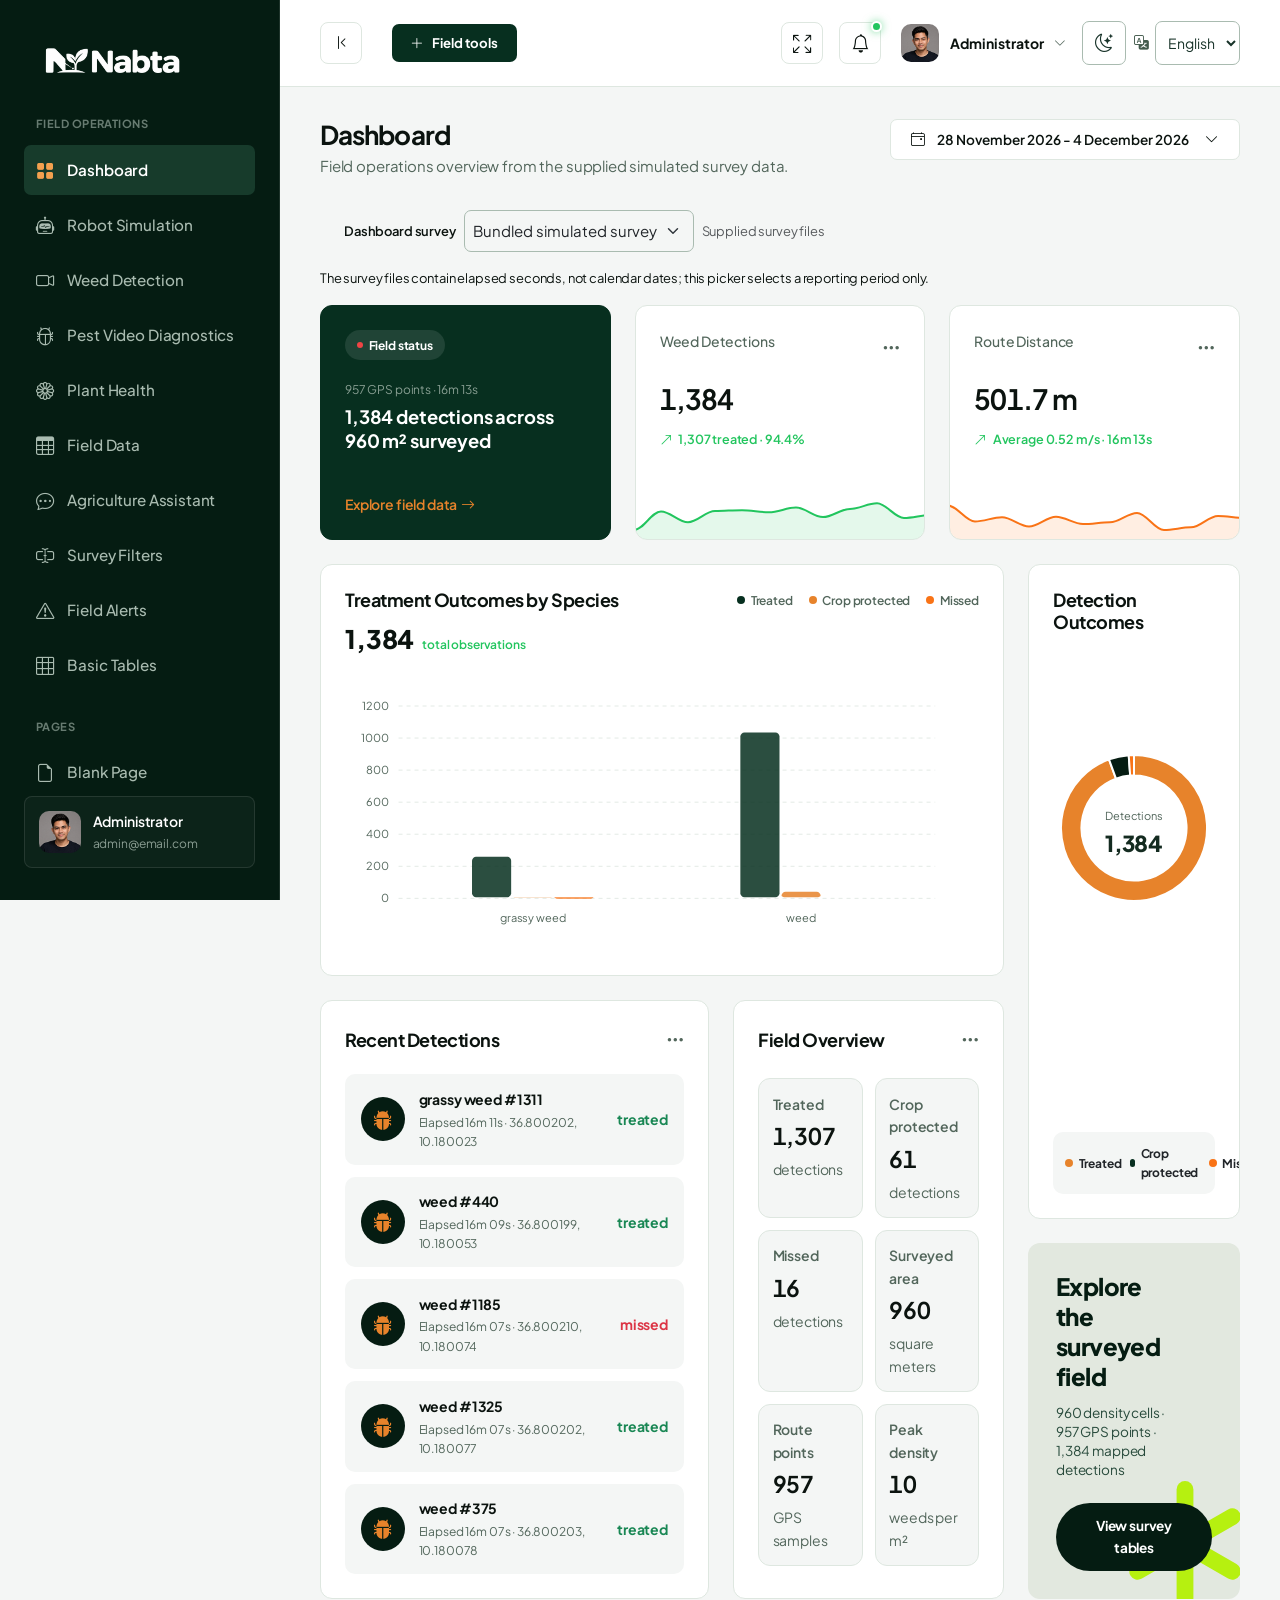
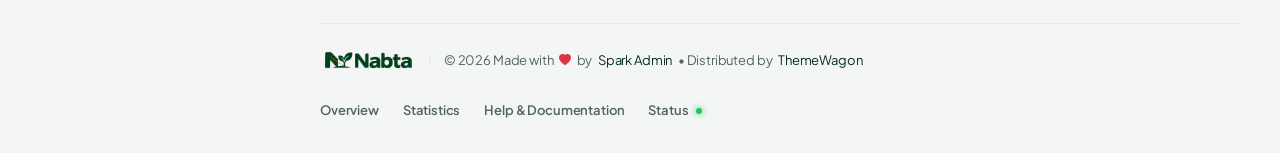
<file: index.html>
<!DOCTYPE html>
<html lang="en">

<head>
  <meta charset="UTF-8">
  <meta name="viewport" content="width=device-width, initial-scale=1.0">
  <title>Nabta | Field Operations</title>

  <!-- SEO Optimization -->
  <meta name="description" content="Nabta field operations, robot simulation, and crop analysis.">
  <meta name="author" content="Spark Admin Team">

  <!-- Favicon -->
  <link rel="icon" type="image/svg+xml" href="assets/images/nabta-icon.svg?v=2">

  <!-- Local Third-Party Libraries (100% Offline Compatible) -->
  <link rel="stylesheet" href="assets/libs/bootstrap/css/bootstrap.min.css">
  <link rel="stylesheet" href="assets/libs/bootstrap-icons/bootstrap-icons.css">
  <link rel="stylesheet" href="assets/libs/apexcharts/apexcharts.css">
  <link rel="stylesheet" href="assets/libs/flatpickr/flatpickr.min.css">

  <!-- Main Design System & Custom Stylesheet -->
  <link rel="stylesheet" href="assets/css/main.css?v=3">
  <link rel="stylesheet" href="assets/css/i18n.css?v=1">
  <script src="assets/js/translations.js?v=2"></script>
  <script src="assets/js/i18n.js?v=1"></script>
  <link rel="stylesheet" href="assets/css/themes.css?v=1">
  <script src="assets/js/theme.js?v=1"></script>
</head>

<body>

  <!-- ==========================================
         START: Sidebar Component
         Highly polished, dark-green sticky navigation
         ========================================== -->
  <aside class="sidebar-wrapper" id="sidebar"></aside>
  <script src="assets/js/sidebar.js"></script>

  <div class="main-wrapper">

    <!-- START: Top Navbar Component -->
    <header class="navbar-custom">
      <div class="navbar-left">
        <!-- Desktop sidebar toggle (visible on large screens only) -->
        <button class="btn-desktop-toggle d-none d-xl-flex align-items-center justify-content-center me-3"
          id="desktop-sidebar-toggle" aria-label="Minimize Sidebar">
          <i class="bi bi-chevron-bar-left"></i>
        </button>
        <!-- Mobile sidebar toggle -->
        <button class="sidebar-toggle-btn me-2" id="sidebar-toggle" aria-label="Toggle Navigation">
          <i class="bi bi-list"></i>
        </button>

        <!-- Quick Actions Dropdown -->
        <div class="dropdown ms-2">
          <button class="btn-quick-action dropdown-toggle" type="button" data-bs-toggle="dropdown" aria-expanded="false"
            id="quick-actions-dropdown">
            <i class="bi bi-plus-lg"></i>
            <span>Field tools</span>
          </button>
          <ul class="dropdown-menu dropdown-menu-quick-action" aria-labelledby="quick-actions-dropdown">
            <li class="dropdown-header">Quick Action Shortcuts</li>
            <li><a class="dropdown-item" href="simulation.html"><i class="bi bi-robot"></i> Start simulation</a></li>
            <li><a class="dropdown-item" href="plant-health.html"><i class="bi bi-flower1"></i> Analyze a leaf</a></li>
            <li><a class="dropdown-item" href="weed-detection.html"><i class="bi bi-camera-video"></i> Analyze a video</a></li>
            <li>
              <hr class="dropdown-divider">
            </li>
            <li><a class="dropdown-item" href="field-data.html"><i class="bi bi-table"></i> Browse field data</a></li>
          </ul>
        </div>
      </div>

      <!-- Right actions -->
      <div class="navbar-actions">
        <!-- Fullscreen Toggle -->
        <button class="navbar-action-btn me-1" aria-label="Toggle Fullscreen" id="btn-fullscreen">
          <i class="bi bi-arrows-fullscreen"></i>
        </button>
        <div class="dropdown">
          <button class="navbar-action-btn dropdown-toggle" type="button" data-bs-toggle="dropdown"
            aria-expanded="false" id="btn-notifications" data-bs-auto-close="outside">
            <i class="bi bi-bell"></i>
            <span class="navbar-action-badge"></span>
          </button>
          <div class="dropdown-menu dropdown-menu-end dropdown-menu-notification p-0"
            aria-labelledby="btn-notifications">
            <div class="notification-header">
              <h6 class="notification-title">Notifications</h6>
              <button class="btn-clear-all" type="button">Mark all read</button>
            </div>
            <div class="notification-list" id="field-notifications">
              <p class="notification-text px-3 py-2 mb-0">Loading field alerts...</p>
            </div>
            <a href="ui-buttons.html#dataset-alerts" class="notification-footer">View All Field Alerts</a>
          </div>
        </div>

        <!-- Profile Dropdown -->
        <div class="dropdown ms-2">
          <button class="navbar-profile-btn dropdown-toggle" type="button" data-bs-toggle="dropdown"
            aria-expanded="false" id="profile-dropdown">
            <img src="assets/images/avatar.png" alt="Profile Image" class="navbar-profile-img">
            <span class="navbar-profile-name d-none d-md-inline">Administrator</span>
            <i class="bi bi-chevron-down navbar-profile-caret"></i>
          </button>
          <ul class="dropdown-menu dropdown-menu-end dropdown-menu-profile" aria-labelledby="profile-dropdown">
            <li class="dropdown-header">Welcome !</li>
            <li><a class="dropdown-item" href="#"><i class="bi bi-person"></i> My Account</a></li>
            <li><a class="dropdown-item" href="#"><i class="bi bi-gear"></i> Settings</a></li>
            <li><a class="dropdown-item" href="#"><i class="bi bi-lock"></i> Lock Screen</a></li>
            <li>
              <hr class="dropdown-divider">
            </li>
            <li><a class="dropdown-item text-danger" href="page-login.html"><i class="bi bi-box-arrow-right"></i>
                Logout</a></li>
          </ul>
        </div>
      </div>
    </header>
    <!-- END: Top Navbar Component -->

    <!-- START: Dashboard Header Banner -->
    <div class="page-header">
      <div>
        <h1 class="page-title">Dashboard</h1>
        <p class="page-subtitle">Field operations overview from the supplied simulated survey data.</p>
      </div>
      <button class="btn-date-picker" type="button" id="date-picker-trigger">
        <i class="bi bi-calendar4-event"></i>
        <span id="selected-date-range">Select reporting dates</span>
        <i class="bi bi-chevron-down ms-1"></i>
      </button>
    </div>
    <p class="small text-muted-green mb-3">The survey files contain elapsed seconds, not calendar dates; this picker selects a reporting period only.</p>
    <div id="field-data-error" class="alert alert-danger dataset-error" role="alert" hidden></div>
    <!-- END: Dashboard Header Banner -->

    <!-- START: Main Layout Grid (2 Columns: Dashboard + Performance Pane) -->
    <div class="row g-4" id="field-dashboard">

      <!-- TOP AREA: Quick Info Stat Cards Row (Full Width) -->
      <div class="col-12">
        <div class="row g-4">
          <!-- Stat Card 1: Green Alert Banner -->
          <div class="col-md-4">
            <div class="card alert-green-card">
              <div class="position-relative z-index-2">
                <span class="alert-green-badge">Field status</span>
                <div class="alert-green-date" id="survey-route-summary">Loading route summary...</div>
                <div class="alert-green-text" id="survey-detection-summary">Loading survey summary...</div>
              </div>
              <a href="field-data.html" class="alert-green-link z-index-2" id="alert-link-statistics">
                <span>Explore field data</span>
                <i class="bi bi-arrow-right"></i>
              </a>

              <!-- Inline SVG geometric decoration (Lime green 6-pointed star/asterisk with rounded caps) -->
              <svg class="alert-green-bg-shape" viewBox="0 0 100 100" fill="none" xmlns="http://www.w3.org/2000/svg">
                <g transform="translate(50,50)">
                  <rect x="-6" y="-45" width="12" height="90" rx="6" ry="6" fill="#B4F105" />
                  <rect x="-6" y="-45" width="12" height="90" rx="6" ry="6" fill="#B4F105" transform="rotate(60)" />
                  <rect x="-6" y="-45" width="12" height="90" rx="6" ry="6" fill="#B4F105" transform="rotate(120)" />
                </g>
              </svg>
            </div>
          </div>

          <!-- Field KPI: detections -->
          <div class="col-md-4">
            <div class="card card-stat d-flex flex-column justify-content-between">
              <div>
                <div class="card-header">
                  <span class="stat-label">Weed Detections</span>
                  <div class="dropdown">
                    <button class="card-more-btn" type="button" data-bs-toggle="dropdown" aria-expanded="false"
                      aria-label="More Options" id="btn-more-income">
                      <i class="bi bi-three-dots"></i>
                    </button>
                    <ul class="dropdown-menu dropdown-menu-end dropdown-menu-custom">
                      <li><a class="dropdown-item" href="#"><i class="bi bi-arrow-repeat"></i> Refresh</a></li>
                      <li><a class="dropdown-item" href="#"><i class="bi bi-file-earmark-arrow-down"></i> Export
                          Report</a></li>
                      <li>
                        <hr class="dropdown-divider">
                      </li>
                      <li><a class="dropdown-item text-danger" href="#"><i class="bi bi-eye-slash"></i> Hide Details</a>
                      </li>
                    </ul>
                  </div>
                </div>
                <div class="stat-value" id="stat-detections-value">—</div>
                <div class="trend-badge trend-up">
                  <i class="bi bi-arrow-up-right"></i>
                  <span id="stat-detections-detail">Loading observations...</span>
                </div>
              </div>
              <div class="sparkline-container sparkline-card-footer">
                <div id="detections-sparkline"></div>
              </div>
            </div>
          </div>

          <!-- Field KPI: route distance -->
          <div class="col-md-4">
            <div class="card card-stat d-flex flex-column justify-content-between">
              <div>
                <div class="card-header">
                  <span class="stat-label">Route Distance</span>
                  <div class="dropdown">
                    <button class="card-more-btn" type="button" data-bs-toggle="dropdown" aria-expanded="false"
                      aria-label="More Options" id="btn-more-return">
                      <i class="bi bi-three-dots"></i>
                    </button>
                    <ul class="dropdown-menu dropdown-menu-end dropdown-menu-custom">
                      <li><a class="dropdown-item" href="#"><i class="bi bi-arrow-repeat"></i> Refresh</a></li>
                      <li><a class="dropdown-item" href="#"><i class="bi bi-file-earmark-arrow-down"></i> Export
                          Report</a></li>
                      <li>
                        <hr class="dropdown-divider">
                      </li>
                      <li><a class="dropdown-item text-danger" href="#"><i class="bi bi-eye-slash"></i> Hide Details</a>
                      </li>
                    </ul>
                  </div>
                </div>
                <div class="stat-value" id="stat-distance-value">—</div>
                <div class="trend-badge trend-up">
                  <i class="bi bi-arrow-up-right"></i>
                  <span id="stat-distance-detail">Loading route...</span>
                </div>
              </div>
              <div class="sparkline-container sparkline-card-footer">
                <div id="speed-sparkline"></div>
              </div>
            </div>
          </div>
        </div>
      </div>
      <!-- END: TOP AREA -->

      <!-- LEFT AREA: Primary Dashboard Stats & Tables -->
      <div class="col-xl-9 col-lg-8">

        <!-- START: Field Detection and Route Summary -->
        <div class="row g-4">
          <!-- Column: Detection outcomes by species -->
          <div class="col-12">
            <div class="card mb-0">
              <div class="card-header mb-2">
                <h2 class="card-title">Treatment Outcomes by Species</h2>
                <!-- Custom Static Legends -->
                <div class="d-flex gap-3 align-items-center">
                  <div class="chart-legend-item">
                    <span class="legend-dot bg-forest-medium"></span>
                    <span class="chart-legend-label">Treated</span>
                  </div>
                  <div class="chart-legend-item">
                    <span class="legend-dot bg-lime-accent"></span>
                    <span class="chart-legend-label">Crop protected</span>
                  </div>
                  <div class="chart-legend-item">
                    <span class="legend-dot bg-brand-orange"></span>
                    <span class="chart-legend-label">Missed</span>
                  </div>
                </div>
              </div>
              <div class="d-flex align-items-baseline gap-2 mb-3">
                <span class="stat-value-amount" id="field-detection-total">—</span>
                <span class="trend-badge trend-up fs-xs">total observations</span>
              </div>
              <div id="treatment-chart"></div>
            </div>
          </div>

          <!-- Column: Recent detections -->
          <div class="col-md-7 d-flex flex-column">
            <div class="card h-100 flex-grow-1">
              <div class="card-header">
                <h2 class="card-title">Recent Detections</h2>
                <div class="dropdown">
                  <button class="card-more-btn" type="button" data-bs-toggle="dropdown" aria-expanded="false"
                    aria-label="More Options" id="btn-more-transaction">
                    <i class="bi bi-three-dots"></i>
                  </button>
                  <ul class="dropdown-menu dropdown-menu-end dropdown-menu-custom">
                    <li><a class="dropdown-item" href="#"><i class="bi bi-funnel"></i> Filter Status</a></li>
                    <li><a class="dropdown-item" href="#"><i class="bi bi-file-earmark-arrow-down"></i> Export CSV</a>
                    </li>
                  </ul>
                </div>
              </div>

              <div class="transaction-list" id="recent-detections">
                <p class="text-muted-green px-2">Loading detection records...</p>
              </div>

            </div>
          </div>

          <!-- Column: Field Overview Statistics -->
          <div class="col-md-5 d-flex flex-column">
            <div class="card h-100 flex-grow-1">
              <div class="card-header">
                <h2 class="card-title">Field Overview</h2>
                <div class="dropdown">
                  <button class="card-more-btn" type="button" data-bs-toggle="dropdown" aria-expanded="false"
                    aria-label="More Options" id="btn-more-products">
                    <i class="bi bi-three-dots"></i>
                  </button>
                  <ul class="dropdown-menu dropdown-menu-end dropdown-menu-custom">
                    <li><a class="dropdown-item" href="ui-forms.html"><i class="bi bi-funnel"></i> Filter Survey</a></li>
                    <li><a class="dropdown-item" href="field-data.html"><i class="bi bi-table"></i> View Records</a></li>
                  </ul>
                </div>
              </div>

              <div class="field-stats-grid">
                <div class="field-stat-tile">
                  <span class="field-stat-label">Treated</span>
                  <strong class="field-stat-value" id="field-treated-count">—</strong>
                  <small>detections</small>
                </div>
                <div class="field-stat-tile">
                  <span class="field-stat-label">Crop protected</span>
                  <strong class="field-stat-value" id="field-protected-count">—</strong>
                  <small>detections</small>
                </div>
                <div class="field-stat-tile">
                  <span class="field-stat-label">Missed</span>
                  <strong class="field-stat-value" id="field-missed-count">—</strong>
                  <small>detections</small>
                </div>
                <div class="field-stat-tile">
                  <span class="field-stat-label">Surveyed area</span>
                  <strong class="field-stat-value" id="field-surveyed-area">—</strong>
                  <small>square meters</small>
                </div>
                <div class="field-stat-tile">
                  <span class="field-stat-label">Route points</span>
                  <strong class="field-stat-value" id="field-route-points">—</strong>
                  <small>GPS samples</small>
                </div>
                <div class="field-stat-tile">
                  <span class="field-stat-label">Peak density</span>
                  <strong class="field-stat-value" id="field-peak-density">—</strong>
                  <small>weeds per m²</small>
                </div>
              </div>
            </div>

          </div>
        </div>
        <!-- END: Details Area -->

      </div>

      <!-- RIGHT AREA: Performance Details Sidebar Panel -->
      <div class="col-xl-3 col-lg-4">
        <div class="right-panel-wrapper d-flex flex-column gap-4 h-100">

          <!-- Performance Donut Chart card -->
          <div class="card flex-grow-1 d-flex flex-column justify-content-between mb-0">
            <div class="card-header mb-1">
              <h2 class="card-title">Detection Outcomes</h2>
            </div>

            <div id="outcomes-chart"></div>

            <!-- Custom Legends below the chart -->
            <div class="chart-legends-container">
              <div class="chart-legend-item">
                <span class="legend-dot bg-lime-accent"></span>
                <span class="text-muted-green">Treated</span>
              </div>
              <div class="chart-legend-item">
                <span class="legend-dot bg-forest-medium"></span>
                <span class="text-muted-green">Crop protected</span>
              </div>
              <div class="chart-legend-item">
                <span class="legend-dot bg-brand-orange"></span>
                <span class="text-muted-green">Missed</span>
              </div>
            </div>
          </div>

          <!-- Level Up Promotion CTA banner -->
          <div class="promo-banner-card">
            <!-- Inline SVG geometric decoration (Lime green 6-pointed star/asterisk with rounded caps) -->
            <svg class="promo-banner-bg-shape" viewBox="0 0 100 100" fill="none" xmlns="http://www.w3.org/2000/svg">
              <g transform="translate(50,50)">
                <rect x="-6" y="-45" width="12" height="90" rx="6" ry="6" fill="#B4F105" />
                <rect x="-6" y="-45" width="12" height="90" rx="6" ry="6" fill="#B4F105" transform="rotate(60)" />
                <rect x="-6" y="-45" width="12" height="90" rx="6" ry="6" fill="#B4F105" transform="rotate(120)" />
              </g>
            </svg>

            <h3 class="promo-title">Explore the surveyed field</h3>
            <p class="promo-desc" id="field-survey-summary">Density and route data are loading.</p>
            <a href="field-data.html" class="btn-promo text-decoration-none">View survey tables</a>
          </div>
        </div>
      </div>
      <!-- END: RIGHT AREA -->

    </div>
    <!-- END: Main Layout Grid -->

    <!-- START: Footer Component -->
    <footer class="footer-custom">
      <div class="footer-left">
        <span class="footer-logo">
          <img src="assets/images/nabta-logo.png" alt="Nabta">
        </span>
        <span class="footer-separator">|</span>
        <span class="footer-copy">&copy; 2026 Made with <i class="bi bi-heart-fill text-danger footer-heart"></i> by<a
            href="https://sparkadminpro.gumroad.com/" target="_blank">Spark Admin</a>• Distributed by <a
            href="https://www.themewagon.com/" target="_blank">ThemeWagon</a> </span>
      </div>
      <div class="footer-right">
        <ul class="footer-links">
          <li><a href="#" class="footer-link">Overview</a></li>
          <li><a href="#" class="footer-link">Statistics</a></li>
          <li><a href="#" class="footer-link">Help & Documentation</a></li>
          <li><a href="#" class="footer-link">Status <span class="status-dot"></span></a></li>
        </ul>
      </div>
    </footer>
    <!-- END: Footer Component -->

  </div>
  <!-- ==========================================
         END: Main Content Area
         ========================================== -->

  <!-- Local Third-Party Libraries Script dependencies -->
  <script src="assets/libs/bootstrap/js/bootstrap.bundle.min.js"></script>
  <script src="assets/libs/apexcharts/apexcharts.min.js"></script>
  <script src="assets/libs/flatpickr/flatpickr.min.js"></script>

  <script src="assets/js/field-data.js"></script>
  <script src="assets/js/field-ui.js"></script>
  <!-- Local dashboard interactions controller -->
  <script src="assets/js/dashboard.js"></script>
  <script src="assets/js/field-dashboard.js"></script>
</body>

</html>
</file>
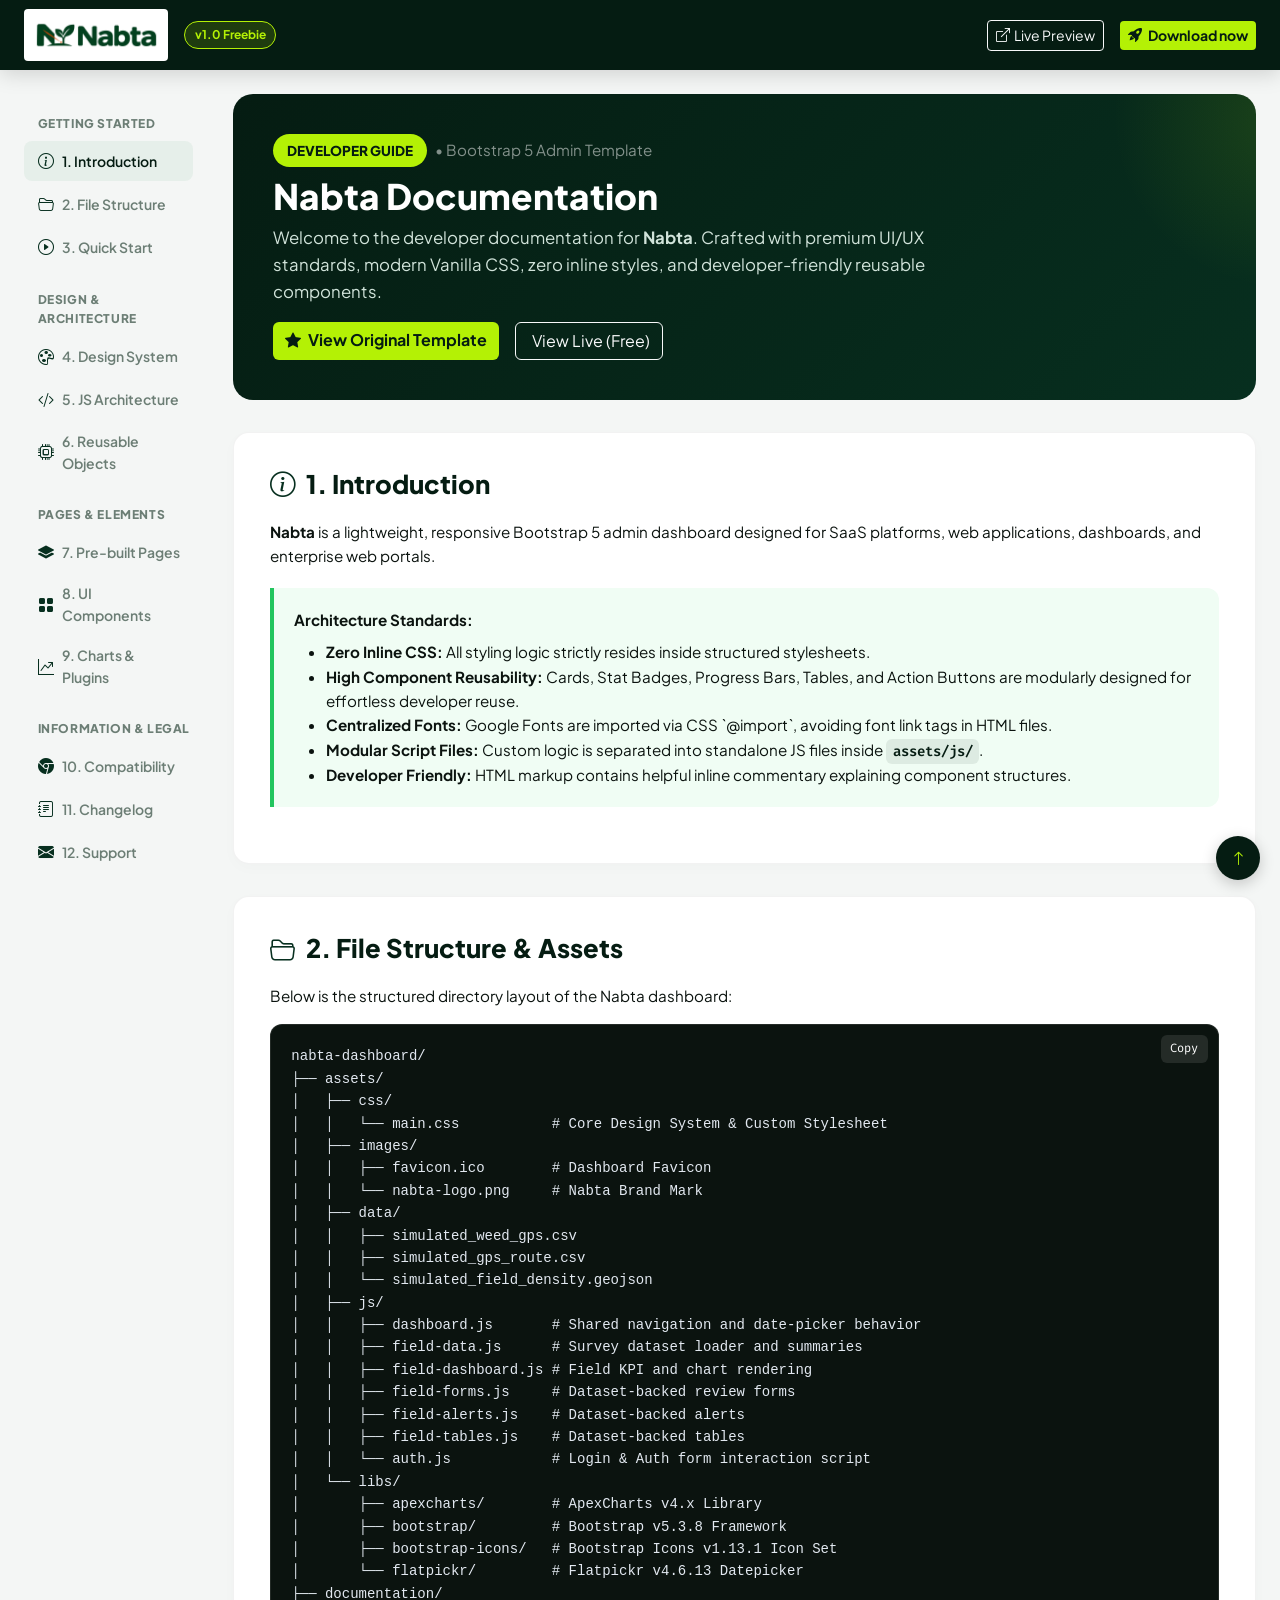
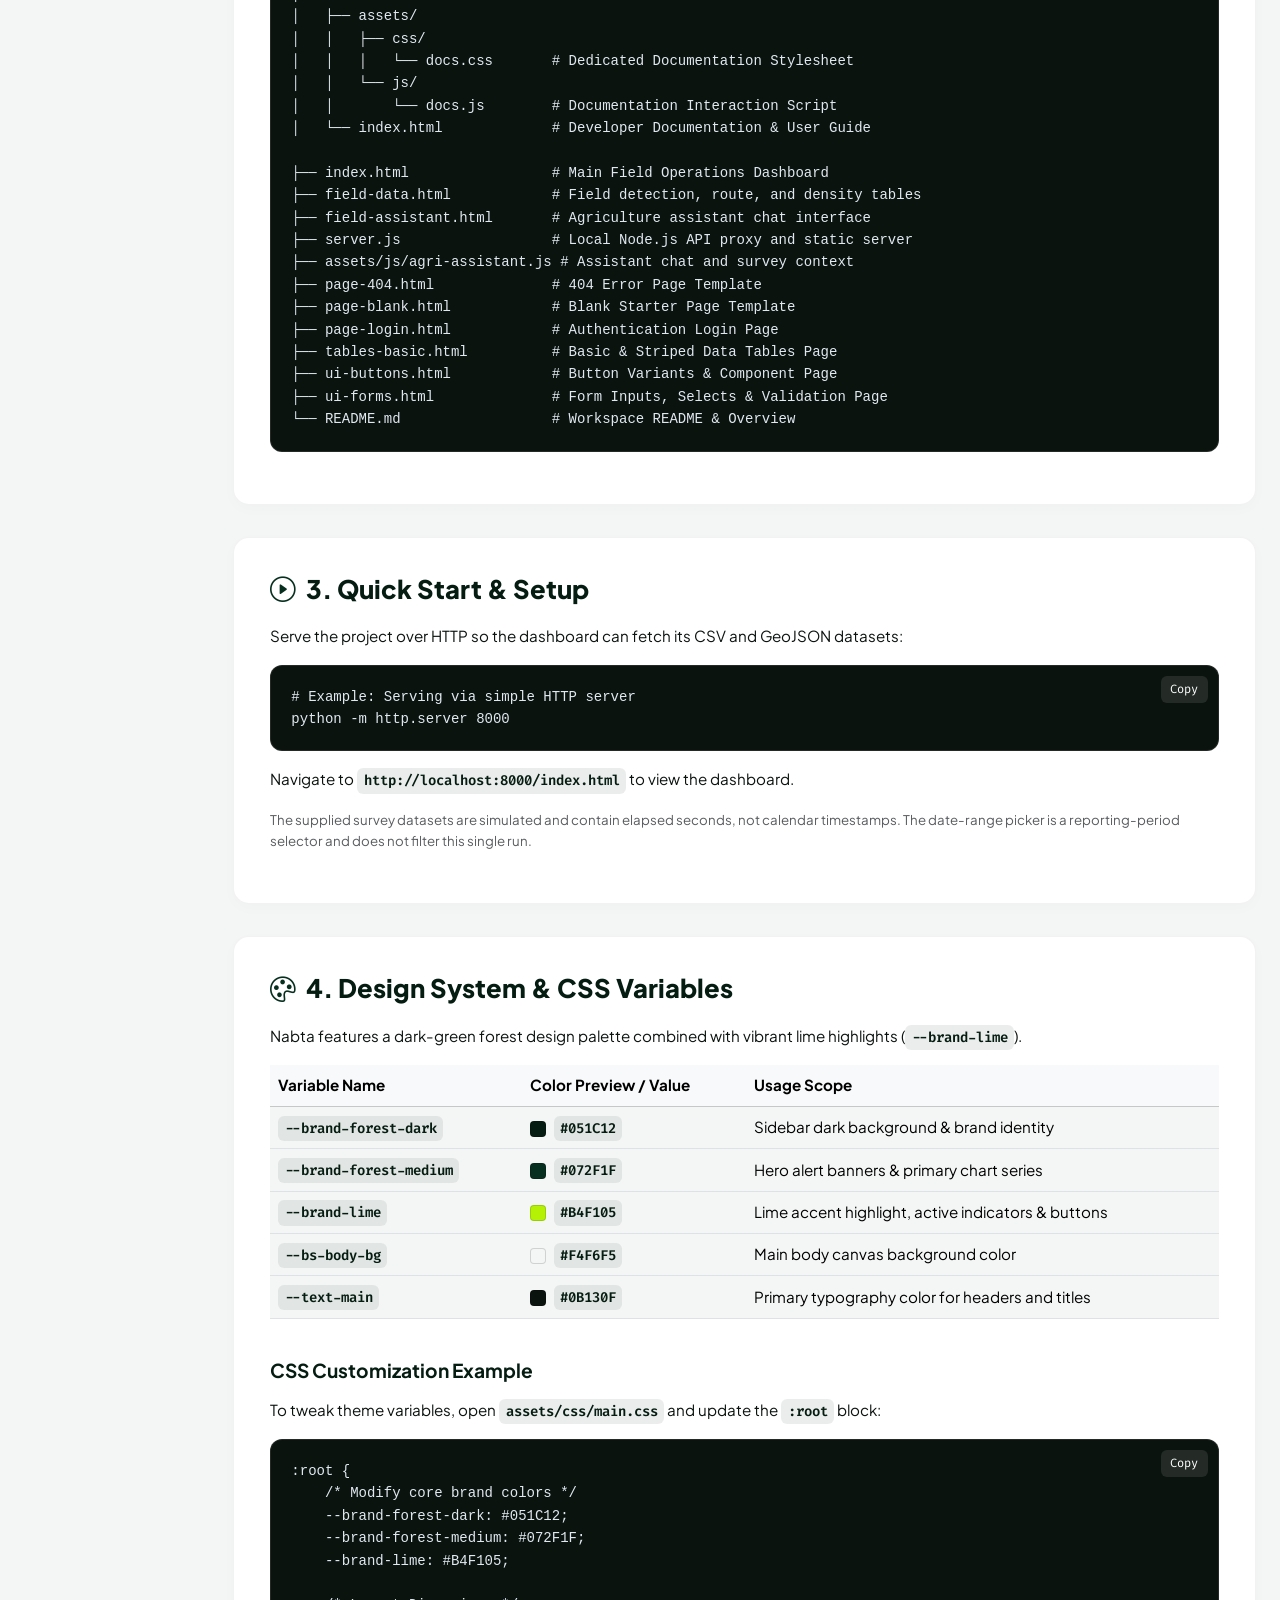
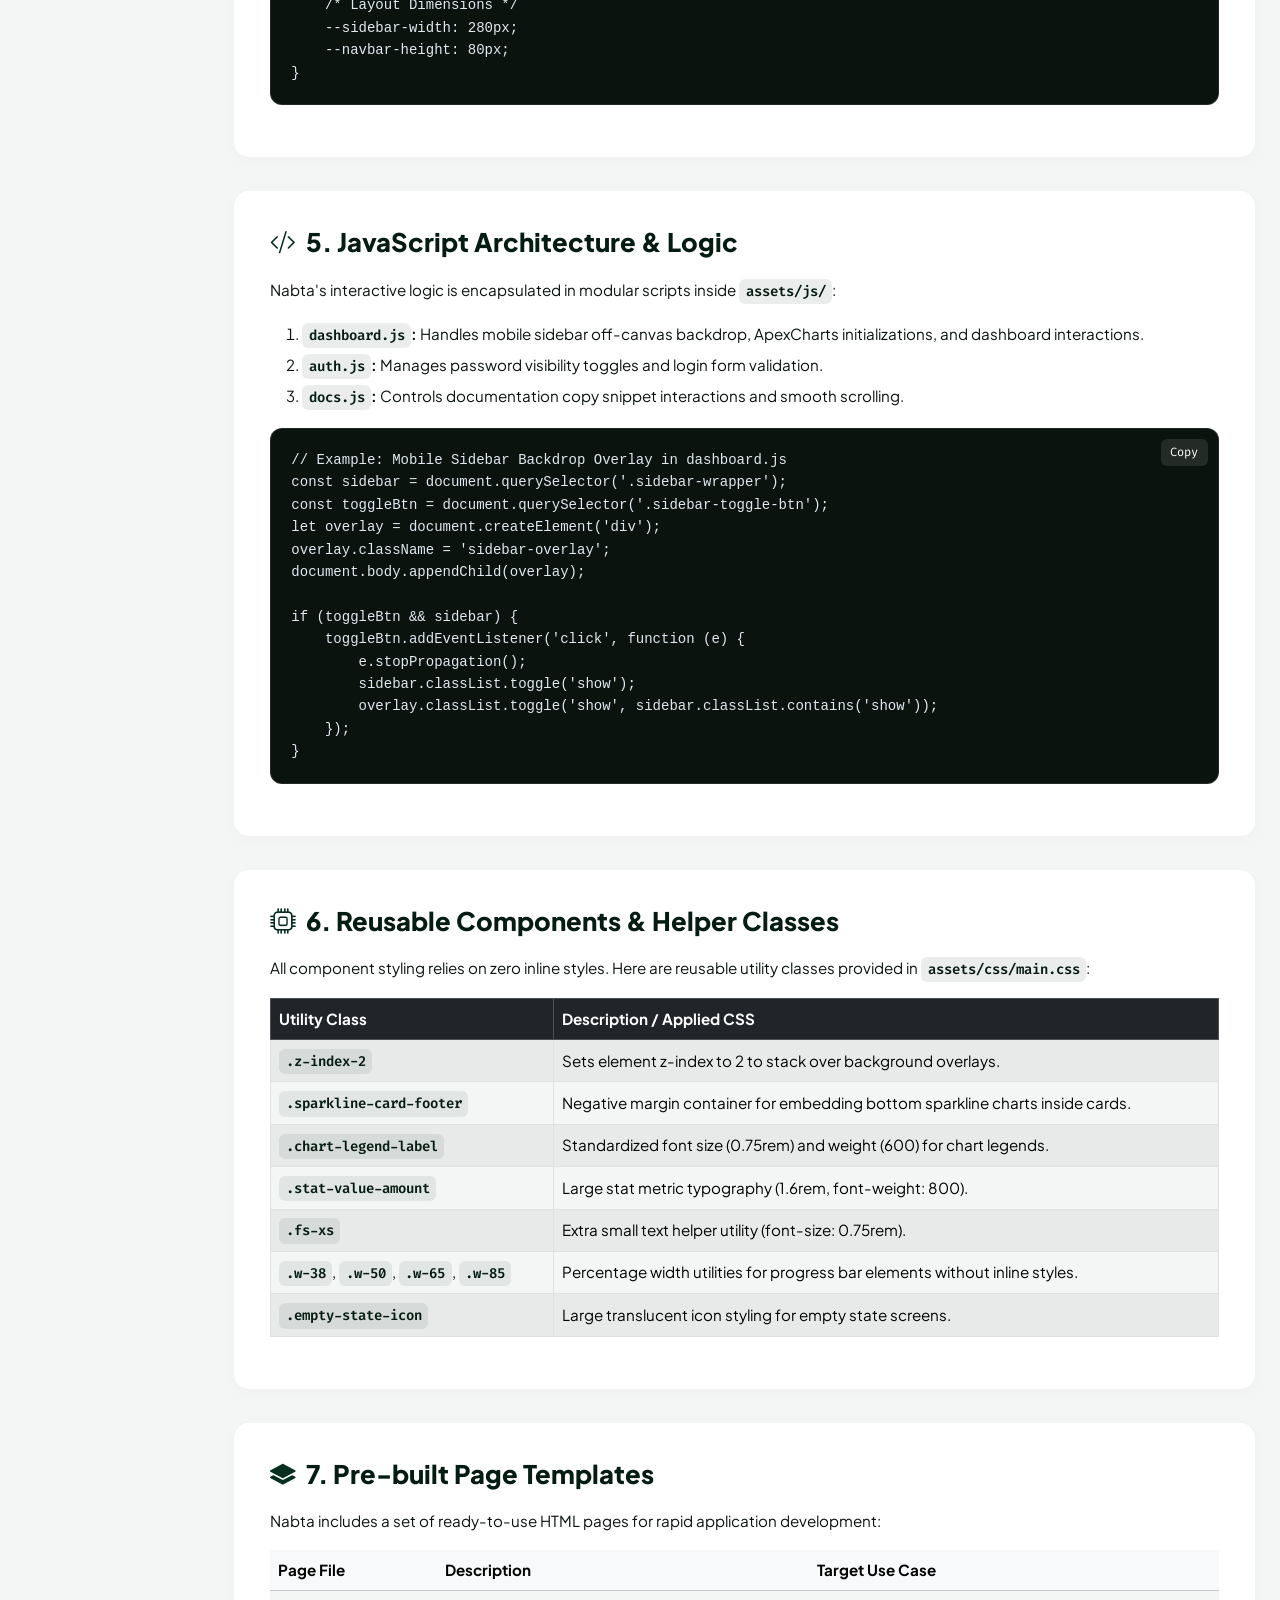
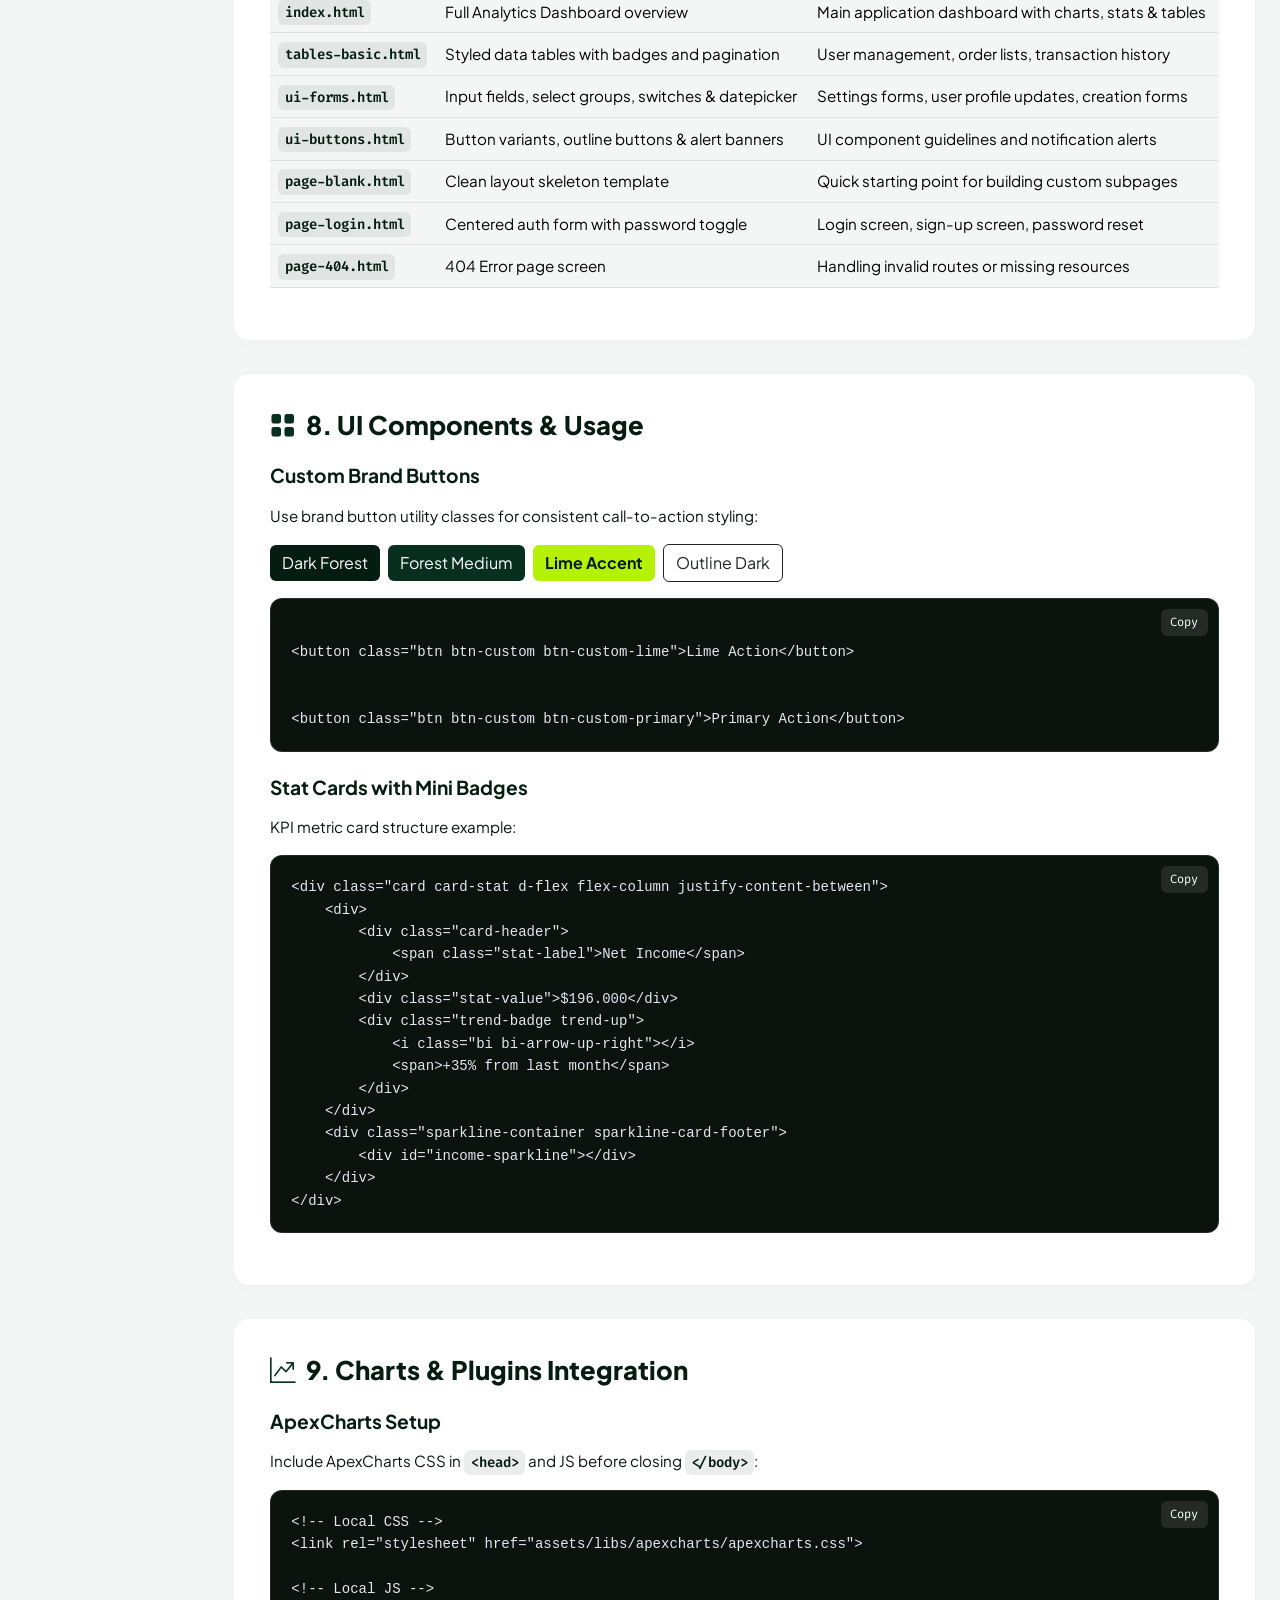
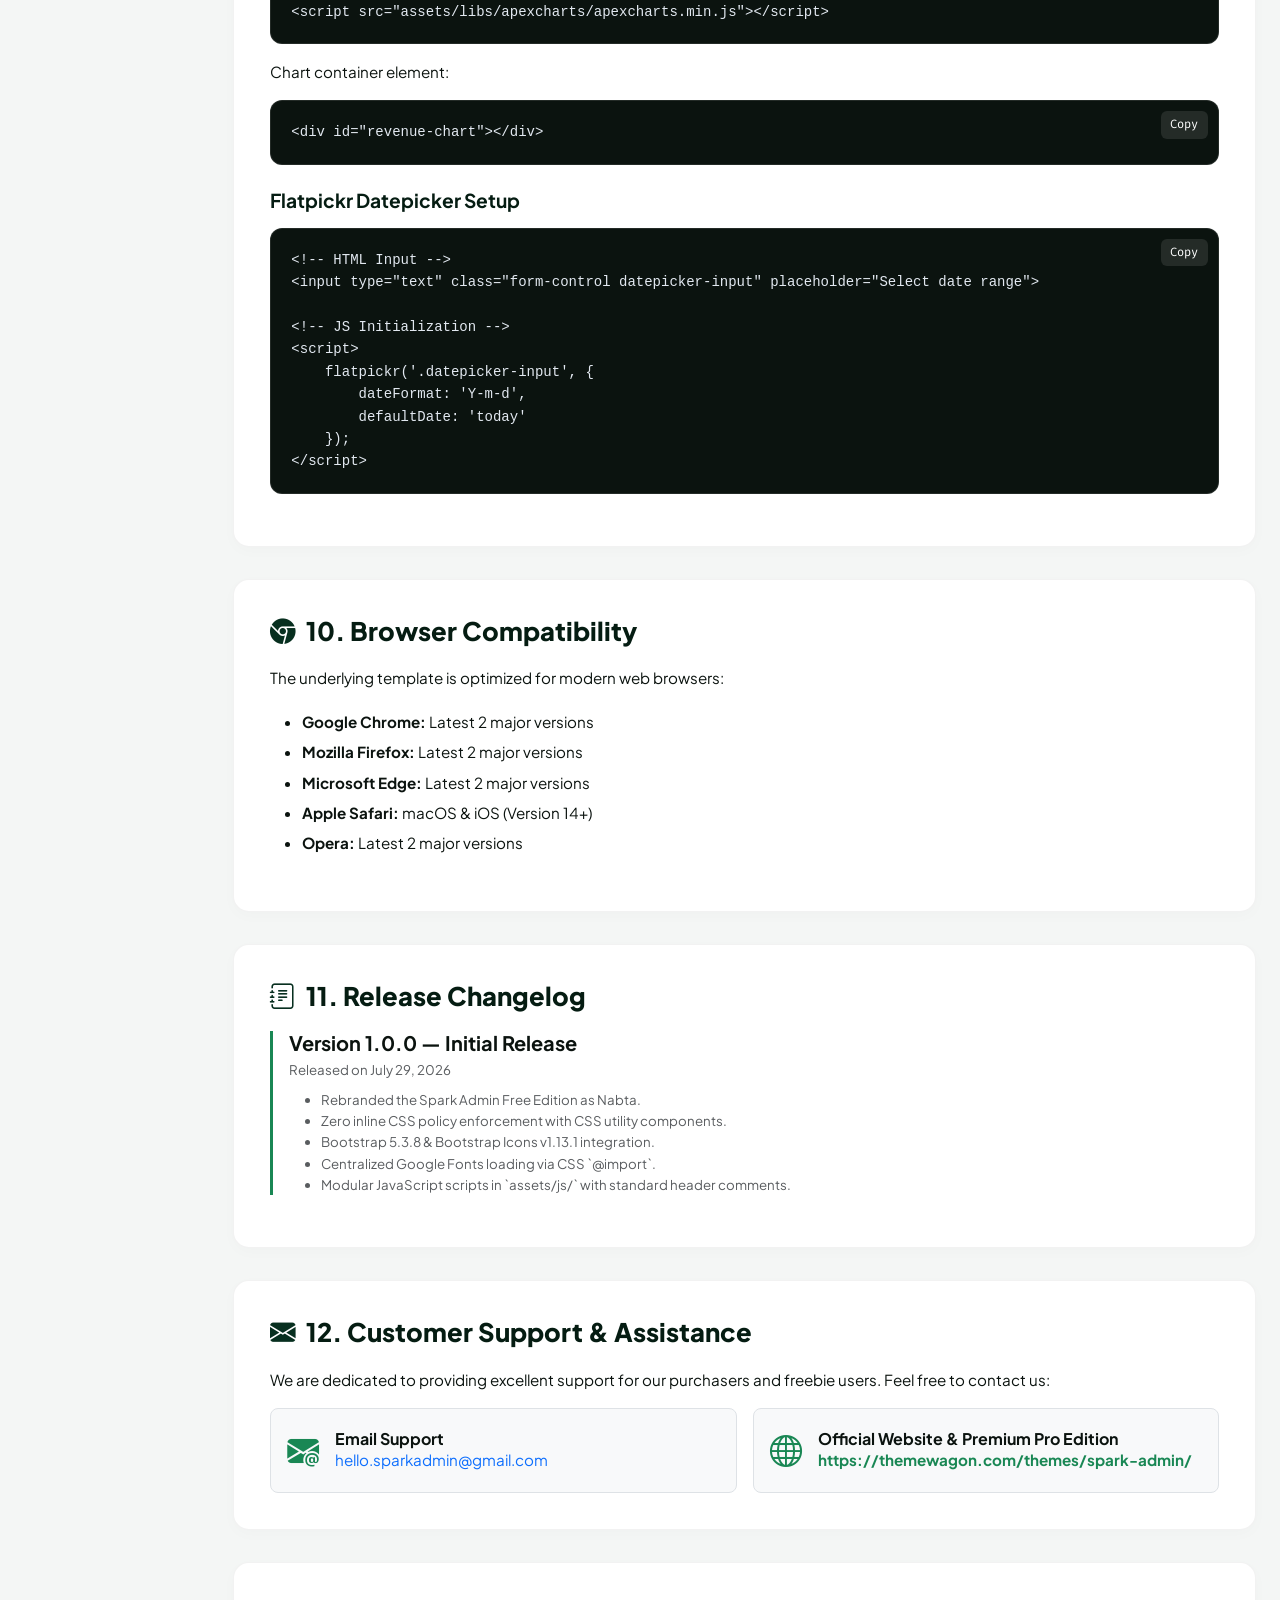
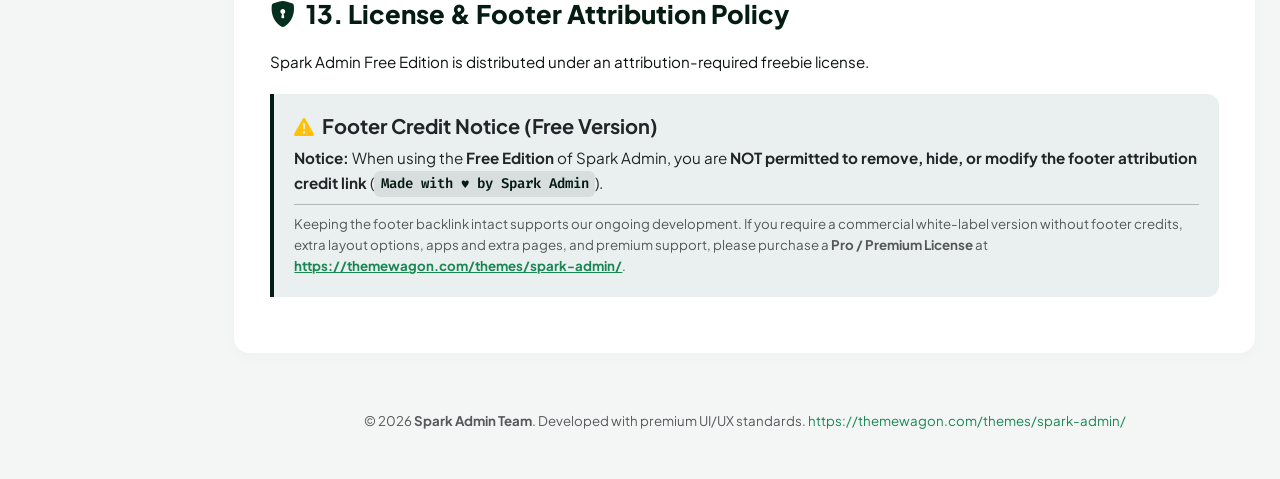
<file: documentation/index.html>
<!DOCTYPE html>
<html lang="en">

<head>
  <meta charset="UTF-8">
  <meta name="viewport" content="width=device-width, initial-scale=1.0">
  <title>Nabta - Documentation & Developer Guide</title>

  <!-- Meta Information -->
  <meta name="description"
    content="Documentation and developer guide for the Nabta Bootstrap 5 Admin Dashboard.">
  <meta name="author" content="Spark Admin Team">

  <!-- Favicon -->
  <link rel="icon" type="image/svg+xml" href="../assets/images/nabta-icon.svg?v=2">

  <!-- Bootstrap 5 CSS & Icons -->
  <link rel="stylesheet" href="../assets/libs/bootstrap/css/bootstrap.min.css">
  <link rel="stylesheet" href="../assets/libs/bootstrap-icons/bootstrap-icons.css">

  <!-- Custom Documentation Stylesheet (Google Fonts imported via CSS) -->
  <link rel="stylesheet" href="assets/css/docs.css">
</head>

<body>

  <!-- Header Navigation -->
  <header class="doc-navbar d-flex align-items-center">
    <div class="container-fluid px-4 d-flex align-items-center justify-content-between">
      <div class="d-flex align-items-center gap-3">
        <a href="../index.html" class="doc-brand">
          <img src="../assets/images/nabta-logo.png" alt="Nabta">
        </a>
        <span class="doc-version-badge">v1.0 Freebie</span>
      </div>
      <div class="d-flex align-items-center gap-3">
        <a href="https://themewagon.github.io/spark-admin/" target="_blank"
          class="btn btn-sm btn-outline-light d-none d-md-inline-flex align-items-center gap-1">
          <i class="bi bi-box-arrow-up-right"></i> Live Preview
        </a>
        <a href="https://themewagon.com/themes/spark-admin/" target="_blank" class="btn btn-sm btn-doc-lime">
          <i class="bi bi-rocket-takeoff-fill me-1"></i> Download now
        </a>
      </div>
    </div>
  </header>

  <!-- Main Content Layout -->
  <div class="container-fluid px-4 py-4">
    <div class="row">

      <!-- Sticky Sidebar Navigation -->
      <div class="col-lg-3 col-xl-2">
        <div class="doc-sidebar">
          <div class="doc-sidebar-title">Getting Started</div>
          <nav class="nav flex-column">
            <a class="nav-link active" href="#introduction"><i class="bi bi-info-circle"></i> 1. Introduction</a>
            <a class="nav-link" href="#file-structure"><i class="bi bi-folder2-open"></i> 2. File Structure</a>
            <a class="nav-link" href="#quick-start"><i class="bi bi-play-circle"></i> 3. Quick Start</a>
          </nav>

          <div class="doc-sidebar-title">Design & Architecture</div>
          <nav class="nav flex-column">
            <a class="nav-link" href="#design-system"><i class="bi bi-palette"></i> 4. Design System</a>
            <a class="nav-link" href="#javascript"><i class="bi bi-code-slash"></i> 5. JS Architecture</a>
            <a class="nav-link" href="#reusable-components"><i class="bi bi-cpu"></i> 6. Reusable Objects</a>
          </nav>

          <div class="doc-sidebar-title">Pages & Elements</div>
          <nav class="nav flex-column">
            <a class="nav-link" href="#page-templates"><i class="bi bi-layers-fill"></i> 7. Pre-built Pages</a>
            <a class="nav-link" href="#ui-components"><i class="bi bi-grid-fill"></i> 8. UI Components</a>
            <a class="nav-link" href="#charts-plugins"><i class="bi bi-graph-up-arrow"></i> 9. Charts & Plugins</a>
          </nav>

          <div class="doc-sidebar-title">Information & Legal</div>
          <nav class="nav flex-column">
            <a class="nav-link" href="#browser-support"><i class="bi bi-browser-chrome"></i> 10. Compatibility</a>
            <a class="nav-link" href="#changelog"><i class="bi bi-journal-text"></i> 11. Changelog</a>
            <a class="nav-link" href="#support"><i class="bi bi-envelope-fill"></i> 12. Support</a>
            <a class="nav-link" href="#license"><i class="bi bi-shield-lock-fill"></i> 13. License & Attribution</a>
          </nav>
        </div>
      </div>

      <!-- Documentation Content Area -->
      <div class="col-lg-9 col-xl-10">

        <!-- Hero Header Banner -->
        <div class="doc-hero">
          <div class="d-flex align-items-center gap-2 mb-2">
            <span class="doc-badge-lime">DEVELOPER GUIDE</span>
            <span class="text-white-50">• Bootstrap 5 Admin Template</span>
          </div>
          <h1>Nabta Documentation</h1>
          <p class="mb-3">
            Welcome to the developer documentation for <strong>Nabta</strong>. Crafted with premium UI/UX
            standards, modern Vanilla CSS, zero inline styles, and developer-friendly reusable components.
          </p>
          <div class="d-flex gap-2 flex-wrap">
            <a href="https://themewagon.com/themes/spark-admin/" target="_blank" class="btn btn-doc-lime me-2">
              <i class="bi bi-star-fill me-1"></i> View Original Template
            </a>
            <a href="https://themewagon.github.com/spark-admin/" target="_blank" class="btn btn-outline-light">
              <i class="bi bi-layout-dashboard me-1"></i> View Live (Free)
            </a>
          </div>
        </div>

        <!-- 1. Introduction Section -->
        <section id="introduction" class="doc-section">
          <h2><i class="bi bi-info-circle"></i> 1. Introduction</h2>
          <p>
            <strong>Nabta</strong> is a lightweight, responsive Bootstrap 5 admin dashboard designed for
            SaaS platforms, web applications, dashboards, and enterprise web portals.
          </p>

          <div class="doc-alert doc-alert-tip">
            <strong>Architecture Standards:</strong>
            <ul class="mb-0 mt-2">
              <li><strong>Zero Inline CSS:</strong> All styling logic strictly resides inside structured stylesheets.
              </li>
              <li><strong>High Component Reusability:</strong> Cards, Stat Badges, Progress Bars, Tables, and Action
                Buttons are modularly designed for effortless developer reuse.</li>
              <li><strong>Centralized Fonts:</strong> Google Fonts are imported via CSS `@import`, avoiding font link
                tags in HTML files.</li>
              <li><strong>Modular Script Files:</strong> Custom logic is separated into standalone JS files inside
                <code>assets/js/</code>.
              </li>
              <li><strong>Developer Friendly:</strong> HTML markup contains helpful inline commentary explaining
                component structures.</li>
            </ul>
          </div>
        </section>

        <!-- 2. File Structure Section -->
        <section id="file-structure" class="doc-section">
          <h2><i class="bi bi-folder2-open"></i> 2. File Structure & Assets</h2>
          <p>Below is the structured directory layout of the Nabta dashboard:</p>

          <pre><button class="btn-copy" onclick="copyCode(this)">Copy</button><code>nabta-dashboard/
├── assets/
│   ├── css/
│   │   └── main.css           # Core Design System & Custom Stylesheet
│   ├── images/
│   │   ├── favicon.ico        # Dashboard Favicon
│   │   └── nabta-logo.png     # Nabta Brand Mark
│   ├── data/
│   │   ├── simulated_weed_gps.csv
│   │   ├── simulated_gps_route.csv
│   │   └── simulated_field_density.geojson
│   ├── js/
│   │   ├── dashboard.js       # Shared navigation and date-picker behavior
│   │   ├── field-data.js      # Survey dataset loader and summaries
│   │   ├── field-dashboard.js # Field KPI and chart rendering
│   │   ├── field-forms.js     # Dataset-backed review forms
│   │   ├── field-alerts.js    # Dataset-backed alerts
│   │   ├── field-tables.js    # Dataset-backed tables
│   │   └── auth.js            # Login & Auth form interaction script
│   └── libs/
│       ├── apexcharts/        # ApexCharts v4.x Library
│       ├── bootstrap/         # Bootstrap v5.3.8 Framework
│       ├── bootstrap-icons/   # Bootstrap Icons v1.13.1 Icon Set
│       └── flatpickr/         # Flatpickr v4.6.13 Datepicker
├── documentation/
│   ├── assets/
│   │   ├── css/
│   │   │   └── docs.css       # Dedicated Documentation Stylesheet
│   │   └── js/
│   │       └── docs.js        # Documentation Interaction Script
│   └── index.html             # Developer Documentation & User Guide

├── index.html                 # Main Field Operations Dashboard
├── field-data.html            # Field detection, route, and density tables
├── field-assistant.html       # Agriculture assistant chat interface
├── server.js                  # Local Node.js API proxy and static server
├── assets/js/agri-assistant.js # Assistant chat and survey context
├── page-404.html              # 404 Error Page Template
├── page-blank.html            # Blank Starter Page Template
├── page-login.html            # Authentication Login Page
├── tables-basic.html          # Basic & Striped Data Tables Page
├── ui-buttons.html            # Button Variants & Component Page
├── ui-forms.html              # Form Inputs, Selects & Validation Page
└── README.md                  # Workspace README & Overview</code></pre>
        </section>

        <!-- 3. Quick Start Section -->
        <section id="quick-start" class="doc-section">
          <h2><i class="bi bi-play-circle"></i> 3. Quick Start & Setup</h2>
          <p>Serve the project over HTTP so the dashboard can fetch its CSV and GeoJSON datasets:</p>

          <pre><button class="btn-copy" onclick="copyCode(this)">Copy</button><code># Example: Serving via simple HTTP server
python -m http.server 8000</code></pre>

          <p>Navigate to <code>http://localhost:8000/index.html</code> to view the dashboard.</p>
          <p class="small text-muted">The supplied survey datasets are simulated and contain elapsed seconds, not calendar timestamps. The date-range picker is a reporting-period selector and does not filter this single run.</p>
        </section>

        <!-- 4. Design System Section -->
        <section id="design-system" class="doc-section">
          <h2><i class="bi bi-palette"></i> 4. Design System & CSS Variables</h2>
          <p>
            Nabta features a dark-green forest design palette combined with vibrant lime highlights
            (<code>--brand-lime</code>).
          </p>

          <div class="table-responsive">
            <table class="table table-hover align-middle">
              <thead class="table-light">
                <tr>
                  <th>Variable Name</th>
                  <th>Color Preview / Value</th>
                  <th>Usage Scope</th>
                </tr>
              </thead>
              <tbody>
                <tr>
                  <td><code>--brand-forest-dark</code></td>
                  <td><span class="color-swatch swatch-forest-dark"></span><code>#051C12</code></td>
                  <td>Sidebar dark background & brand identity</td>
                </tr>
                <tr>
                  <td><code>--brand-forest-medium</code></td>
                  <td><span class="color-swatch swatch-forest-medium"></span><code>#072F1F</code></td>
                  <td>Hero alert banners & primary chart series</td>
                </tr>
                <tr>
                  <td><code>--brand-lime</code></td>
                  <td><span class="color-swatch swatch-lime"></span><code>#B4F105</code></td>
                  <td>Lime accent highlight, active indicators & buttons</td>
                </tr>
                <tr>
                  <td><code>--bs-body-bg</code></td>
                  <td><span class="color-swatch swatch-body-bg"></span><code>#F4F6F5</code></td>
                  <td>Main body canvas background color</td>
                </tr>
                <tr>
                  <td><code>--text-main</code></td>
                  <td><span class="color-swatch swatch-text-main"></span><code>#0B130F</code></td>
                  <td>Primary typography color for headers and titles</td>
                </tr>
              </tbody>
            </table>
          </div>

          <h3 id="css-variables" class="mt-4">CSS Customization Example</h3>
          <p>To tweak theme variables, open <code>assets/css/main.css</code> and update the <code>:root</code> block:
          </p>
          <pre><button class="btn-copy" onclick="copyCode(this)">Copy</button><code>:root {
    /* Modify core brand colors */
    --brand-forest-dark: #051C12;
    --brand-forest-medium: #072F1F;
    --brand-lime: #B4F105;
    
    /* Layout Dimensions */
    --sidebar-width: 280px;
    --navbar-height: 80px;
}</code></pre>
        </section>

        <!-- 5. JavaScript Architecture Section -->
        <section id="javascript" class="doc-section">
          <h2><i class="bi bi-code-slash"></i> 5. JavaScript Architecture & Logic</h2>
          <p>Nabta's interactive logic is encapsulated in modular scripts inside <code>assets/js/</code>:</p>

          <ol class="lh-lg">
            <li><strong><code>dashboard.js</code>:</strong> Handles mobile sidebar off-canvas backdrop, ApexCharts
              initializations, and dashboard interactions.</li>
            <li><strong><code>auth.js</code>:</strong> Manages password visibility toggles and login form validation.
            </li>
            <li><strong><code>docs.js</code>:</strong> Controls documentation copy snippet interactions and smooth
              scrolling.</li>
          </ol>

          <pre><button class="btn-copy" onclick="copyCode(this)">Copy</button><code>// Example: Mobile Sidebar Backdrop Overlay in dashboard.js
const sidebar = document.querySelector('.sidebar-wrapper');
const toggleBtn = document.querySelector('.sidebar-toggle-btn');
let overlay = document.createElement('div');
overlay.className = 'sidebar-overlay';
document.body.appendChild(overlay);

if (toggleBtn && sidebar) {
    toggleBtn.addEventListener('click', function (e) {
        e.stopPropagation();
        sidebar.classList.toggle('show');
        overlay.classList.toggle('show', sidebar.classList.contains('show'));
    });
}</code></pre>
        </section>

        <!-- 6. Reusable Objects Section -->
        <section id="reusable-components" class="doc-section">
          <h2><i class="bi bi-cpu"></i> 6. Reusable Components & Helper Classes</h2>
          <p>All component styling relies on zero inline styles. Here are reusable utility classes provided in
            <code>assets/css/main.css</code>:
          </p>

          <div class="table-responsive">
            <table class="table table-bordered table-striped align-middle">
              <thead class="table-dark">
                <tr>
                  <th>Utility Class</th>
                  <th>Description / Applied CSS</th>
                </tr>
              </thead>
              <tbody>
                <tr>
                  <td><code>.z-index-2</code></td>
                  <td>Sets element z-index to 2 to stack over background overlays.</td>
                </tr>
                <tr>
                  <td><code>.sparkline-card-footer</code></td>
                  <td>Negative margin container for embedding bottom sparkline charts inside cards.</td>
                </tr>
                <tr>
                  <td><code>.chart-legend-label</code></td>
                  <td>Standardized font size (0.75rem) and weight (600) for chart legends.</td>
                </tr>
                <tr>
                  <td><code>.stat-value-amount</code></td>
                  <td>Large stat metric typography (1.6rem, font-weight: 800).</td>
                </tr>
                <tr>
                  <td><code>.fs-xs</code></td>
                  <td>Extra small text helper utility (font-size: 0.75rem).</td>
                </tr>
                <tr>
                  <td><code>.w-38</code>, <code>.w-50</code>, <code>.w-65</code>, <code>.w-85</code></td>
                  <td>Percentage width utilities for progress bar elements without inline styles.</td>
                </tr>
                <tr>
                  <td><code>.empty-state-icon</code></td>
                  <td>Large translucent icon styling for empty state screens.</td>
                </tr>
              </tbody>
            </table>
          </div>
        </section>

        <!-- 7. Pre-built Pages Section -->
        <section id="page-templates" class="doc-section">
          <h2><i class="bi bi-layers-fill"></i> 7. Pre-built Page Templates</h2>
          <p>Nabta includes a set of ready-to-use HTML pages for rapid application
            development:</p>

          <div class="table-responsive">
            <table class="table table-hover align-middle">
              <thead class="table-light">
                <tr>
                  <th>Page File</th>
                  <th>Description</th>
                  <th>Target Use Case</th>
                </tr>
              </thead>
              <tbody>
                <tr>
                  <td><code>index.html</code></td>
                  <td>Full Analytics Dashboard overview</td>
                  <td>Main application dashboard with charts, stats & tables</td>
                </tr>
                <tr>
                  <td><code>tables-basic.html</code></td>
                  <td>Styled data tables with badges and pagination</td>
                  <td>User management, order lists, transaction history</td>
                </tr>
                <tr>
                  <td><code>ui-forms.html</code></td>
                  <td>Input fields, select groups, switches & datepicker</td>
                  <td>Settings forms, user profile updates, creation forms</td>
                </tr>
                <tr>
                  <td><code>ui-buttons.html</code></td>
                  <td>Button variants, outline buttons & alert banners</td>
                  <td>UI component guidelines and notification alerts</td>
                </tr>
                <tr>
                  <td><code>page-blank.html</code></td>
                  <td>Clean layout skeleton template</td>
                  <td>Quick starting point for building custom subpages</td>
                </tr>
                <tr>
                  <td><code>page-login.html</code></td>
                  <td>Centered auth form with password toggle</td>
                  <td>Login screen, sign-up screen, password reset</td>
                </tr>
                <tr>
                  <td><code>page-404.html</code></td>
                  <td>404 Error page screen</td>
                  <td>Handling invalid routes or missing resources</td>
                </tr>
              </tbody>
            </table>
          </div>
        </section>

        <!-- 8. UI Components Section -->
        <section id="ui-components" class="doc-section">
          <h2><i class="bi bi-grid-fill"></i> 8. UI Components & Usage</h2>

          <h3>Custom Brand Buttons</h3>
          <p>Use brand button utility classes for consistent call-to-action styling:</p>
          <div class="mb-3 d-flex gap-2 flex-wrap align-items-center">
            <button class="btn btn-doc-dark">Dark Forest</button>
            <button class="btn btn-doc-medium">Forest Medium</button>
            <button class="btn btn-doc-lime">Lime Accent</button>
            <button class="btn btn-outline-dark">Outline Dark</button>
          </div>

          <pre><button class="btn-copy" onclick="copyCode(this)">Copy</button><code><!-- Lime Accent Button -->
&lt;button class="btn btn-custom btn-custom-lime"&gt;Lime Action&lt;/button&gt;

<!-- Dark Forest Button -->
&lt;button class="btn btn-custom btn-custom-primary"&gt;Primary Action&lt;/button&gt;</code></pre>

          <h3 class="mt-4">Stat Cards with Mini Badges</h3>
          <p>KPI metric card structure example:</p>
          <pre><button class="btn-copy" onclick="copyCode(this)">Copy</button><code>&lt;div class="card card-stat d-flex flex-column justify-content-between"&gt;
    &lt;div&gt;
        &lt;div class="card-header"&gt;
            &lt;span class="stat-label"&gt;Net Income&lt;/span&gt;
        &lt;/div&gt;
        &lt;div class="stat-value"&gt;$196.000&lt;/div&gt;
        &lt;div class="trend-badge trend-up"&gt;
            &lt;i class="bi bi-arrow-up-right"&gt;&lt;/i&gt;
            &lt;span&gt;+35% from last month&lt;/span&gt;
        &lt;/div&gt;
    &lt;/div&gt;
    &lt;div class="sparkline-container sparkline-card-footer"&gt;
        &lt;div id="income-sparkline"&gt;&lt;/div&gt;
    &lt;/div&gt;
&lt;/div&gt;</code></pre>
        </section>

        <!-- 9. Charts & Plugins Section -->
        <section id="charts-plugins" class="doc-section">
          <h2><i class="bi bi-graph-up-arrow"></i> 9. Charts & Plugins Integration</h2>

          <h3>ApexCharts Setup</h3>
          <p>Include ApexCharts CSS in <code>&lt;head&gt;</code> and JS before closing <code>&lt;/body&gt;</code>:</p>
          <pre><button class="btn-copy" onclick="copyCode(this)">Copy</button><code>&lt;!-- Local CSS --&gt;
&lt;link rel="stylesheet" href="assets/libs/apexcharts/apexcharts.css"&gt;

&lt;!-- Local JS --&gt;
&lt;script src="assets/libs/apexcharts/apexcharts.min.js"&gt;&lt;/script&gt;</code></pre>

          <p>Chart container element:</p>
          <pre><button class="btn-copy" onclick="copyCode(this)">Copy</button><code>&lt;div id="revenue-chart"&gt;&lt;/div&gt;</code></pre>

          <h3 class="mt-4">Flatpickr Datepicker Setup</h3>
          <pre><button class="btn-copy" onclick="copyCode(this)">Copy</button><code>&lt;!-- HTML Input --&gt;
&lt;input type="text" class="form-control datepicker-input" placeholder="Select date range"&gt;

&lt;!-- JS Initialization --&gt;
&lt;script&gt;
    flatpickr('.datepicker-input', {
        dateFormat: 'Y-m-d',
        defaultDate: 'today'
    });
&lt;/script&gt;</code></pre>
        </section>

        <!-- 10. Browser Support Section -->
        <section id="browser-support" class="doc-section">
          <h2><i class="bi bi-browser-chrome"></i> 10. Browser Compatibility</h2>
          <p>The underlying template is optimized for modern web browsers:</p>
          <ul class="lh-lg">
            <li><strong>Google Chrome:</strong> Latest 2 major versions</li>
            <li><strong>Mozilla Firefox:</strong> Latest 2 major versions</li>
            <li><strong>Microsoft Edge:</strong> Latest 2 major versions</li>
            <li><strong>Apple Safari:</strong> macOS & iOS (Version 14+)</li>
            <li><strong>Opera:</strong> Latest 2 major versions</li>
          </ul>
        </section>

        <!-- 11. Changelog Section -->
        <section id="changelog" class="doc-section">
          <h2><i class="bi bi-journal-text"></i> 11. Release Changelog</h2>

          <div class="border-start border-3 border-success ps-3 my-3">
            <h5 class="fw-bold mb-1">Version 1.0.0 — Initial Release</h5>
            <p class="text-muted small mb-2">Released on July 29, 2026</p>
            <ul class="small mb-0 text-muted">
              <li>Rebranded the Spark Admin Free Edition as Nabta.</li>
              <li>Zero inline CSS policy enforcement with CSS utility components.</li>
              <li>Bootstrap 5.3.8 & Bootstrap Icons v1.13.1 integration.</li>
              <li>Centralized Google Fonts loading via CSS `@import`.</li>
              <li>Modular JavaScript scripts in `assets/js/` with standard header comments.</li>
            </ul>
          </div>
        </section>

        <!-- 12. Support Section -->
        <section id="support" class="doc-section">
          <h2><i class="bi bi-envelope-fill"></i> 12. Customer Support & Assistance</h2>
          <p>We are dedicated to providing excellent support for our purchasers and freebie users. Feel free to contact
            us:</p>

          <div class="row g-3">
            <div class="col-md-6">
              <div class="p-3 border rounded-3 bg-light d-flex align-items-center gap-3">
                <i class="bi bi-envelope-at-fill fs-2 text-success"></i>
                <div>
                  <h6 class="fw-bold mb-0">Email Support</h6>
                  <a href="mailto:hello.sparkadmin@gmail.com"
                    class="text-decoration-none">hello.sparkadmin@gmail.com</a>
                </div>
              </div>
            </div>
            <div class="col-md-6">
              <div class="p-3 border rounded-3 bg-light d-flex align-items-center gap-3">
                <i class="bi bi-globe fs-2 text-success"></i>
                <div>
                  <h6 class="fw-bold mb-0">Official Website & Premium Pro Edition</h6>
                  <a href="#!"
                    class="text-decoration-none fw-bold text-success">https://themewagon.com/themes/spark-admin/</a>
                </div>
              </div>
            </div>
          </div>
        </section>

        <!-- 13. License & Footer Credit Policy Section -->
        <section id="license" class="doc-section">
          <h2><i class="bi bi-shield-lock-fill"></i> 13. License & Footer Attribution Policy</h2>
          <p>Spark Admin Free Edition is distributed under an attribution-required freebie license.</p>

          <div class="doc-alert doc-alert-info">
            <h5 class="fw-bold text-dark mb-2"><i class="bi bi-exclamation-triangle-fill me-2 text-warning"></i>Footer
              Credit Notice (Free Version)</h5>
            <p class="mb-2 text-dark">
              <strong>Notice:</strong> When using the <strong>Free Edition</strong> of Spark Admin, you are <strong>NOT
                permitted to remove, hide, or modify the footer attribution credit link</strong>
              (<code>Made with ♥ by Spark Admin</code>).
            </p>
            <hr class="my-2">
            <p class="small mb-0 text-muted">
              Keeping the footer backlink intact supports our ongoing development. If you require a commercial
              white-label version without footer credits, extra layout options, apps and extra pages, and premium
              support, please purchase a <strong>Pro / Premium License</strong> at <a href="#!"
                class="fw-bold text-success">https://themewagon.com/themes/spark-admin/</a>.
            </p>
          </div>
        </section>

        <!-- Footer -->
        <footer class="py-4 text-center text-muted small">
          <p class="mb-0">&copy; 2026 <strong>Spark Admin Team</strong>. Developed with premium UI/UX standards. <a
              href="#!" class="text-success text-decoration-none">https://themewagon.com/themes/spark-admin/</a></p>
        </footer>
      </div>
    </div>
  </div>

  <!-- Back to top button -->
  <a href="#" class="back-to-top" title="Back to top">
    <i class="bi bi-arrow-up"></i>
  </a>

  <!-- Local Bootstrap bundle -->
  <script src="../assets/libs/bootstrap/js/bootstrap.bundle.min.js"></script>

  <!-- Custom Documentation script module -->
  <script src="assets/js/docs.js"></script>
</body>

</html>
</file>
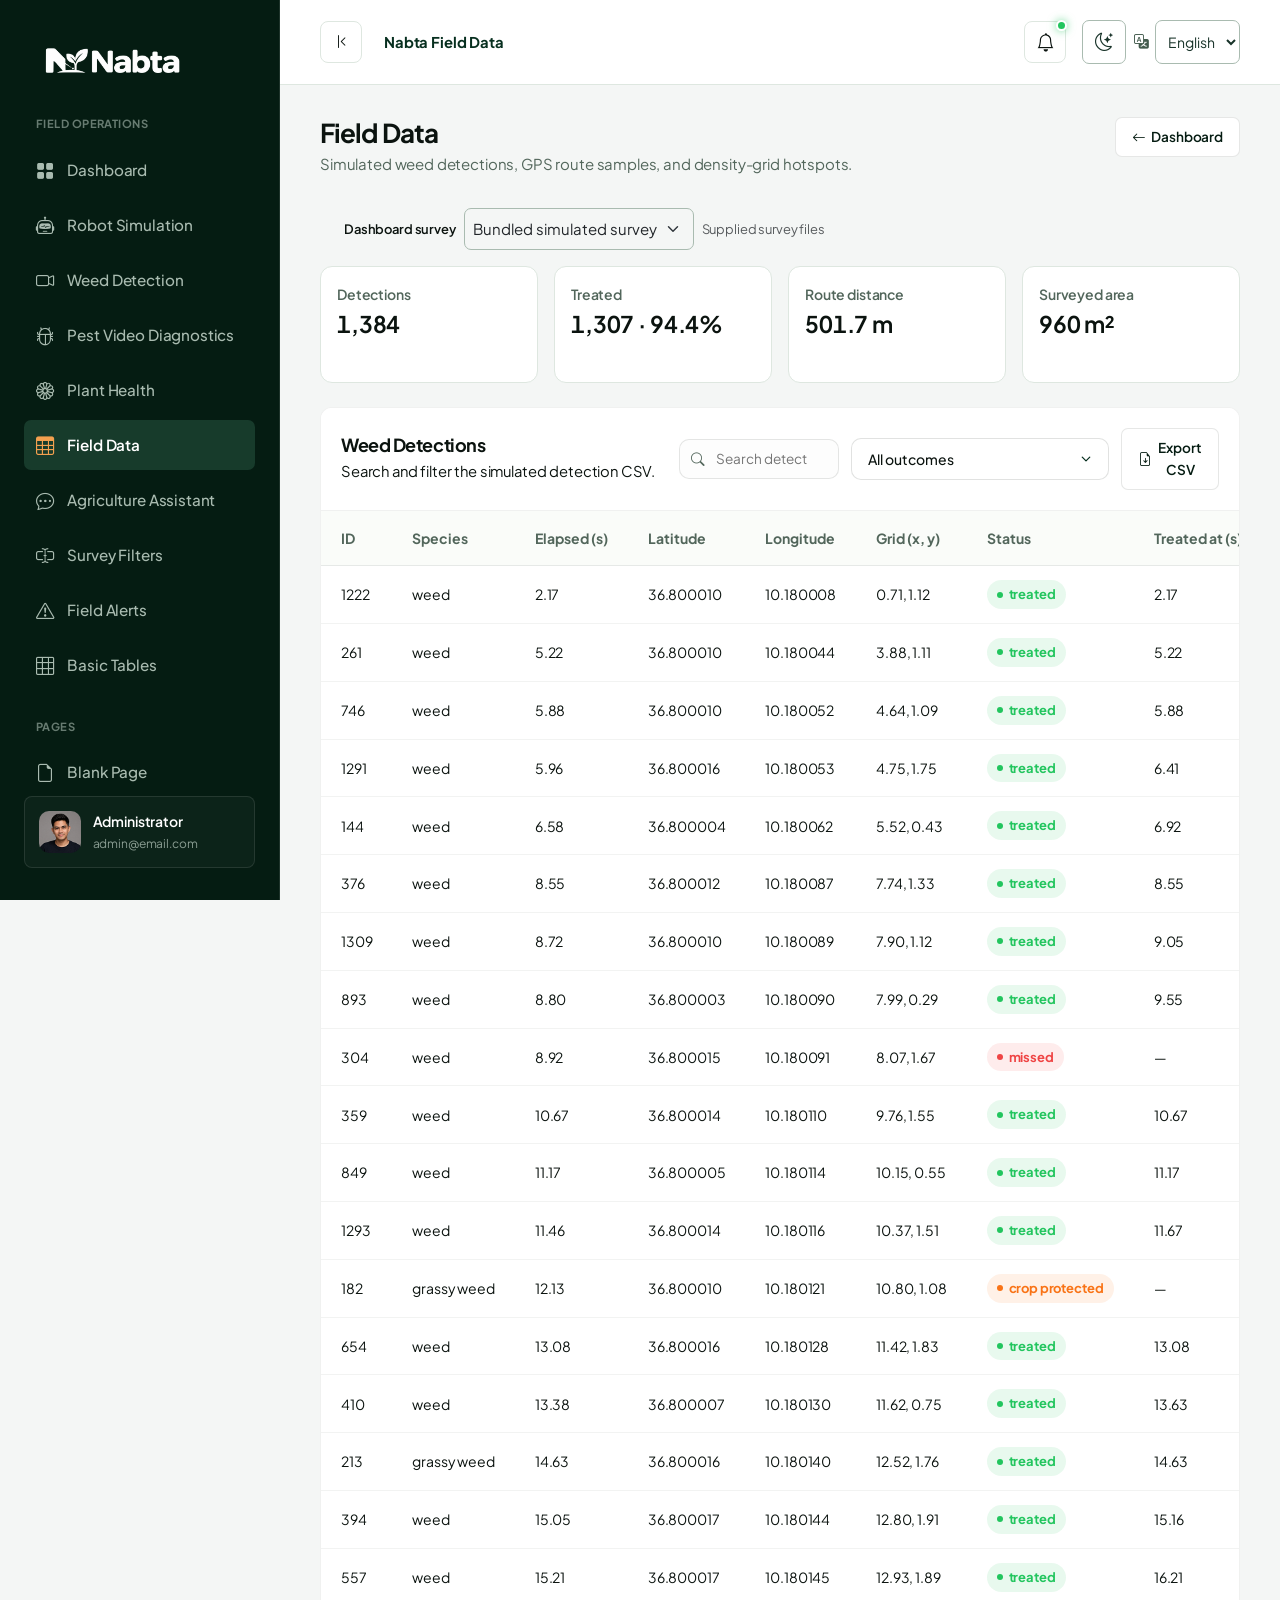
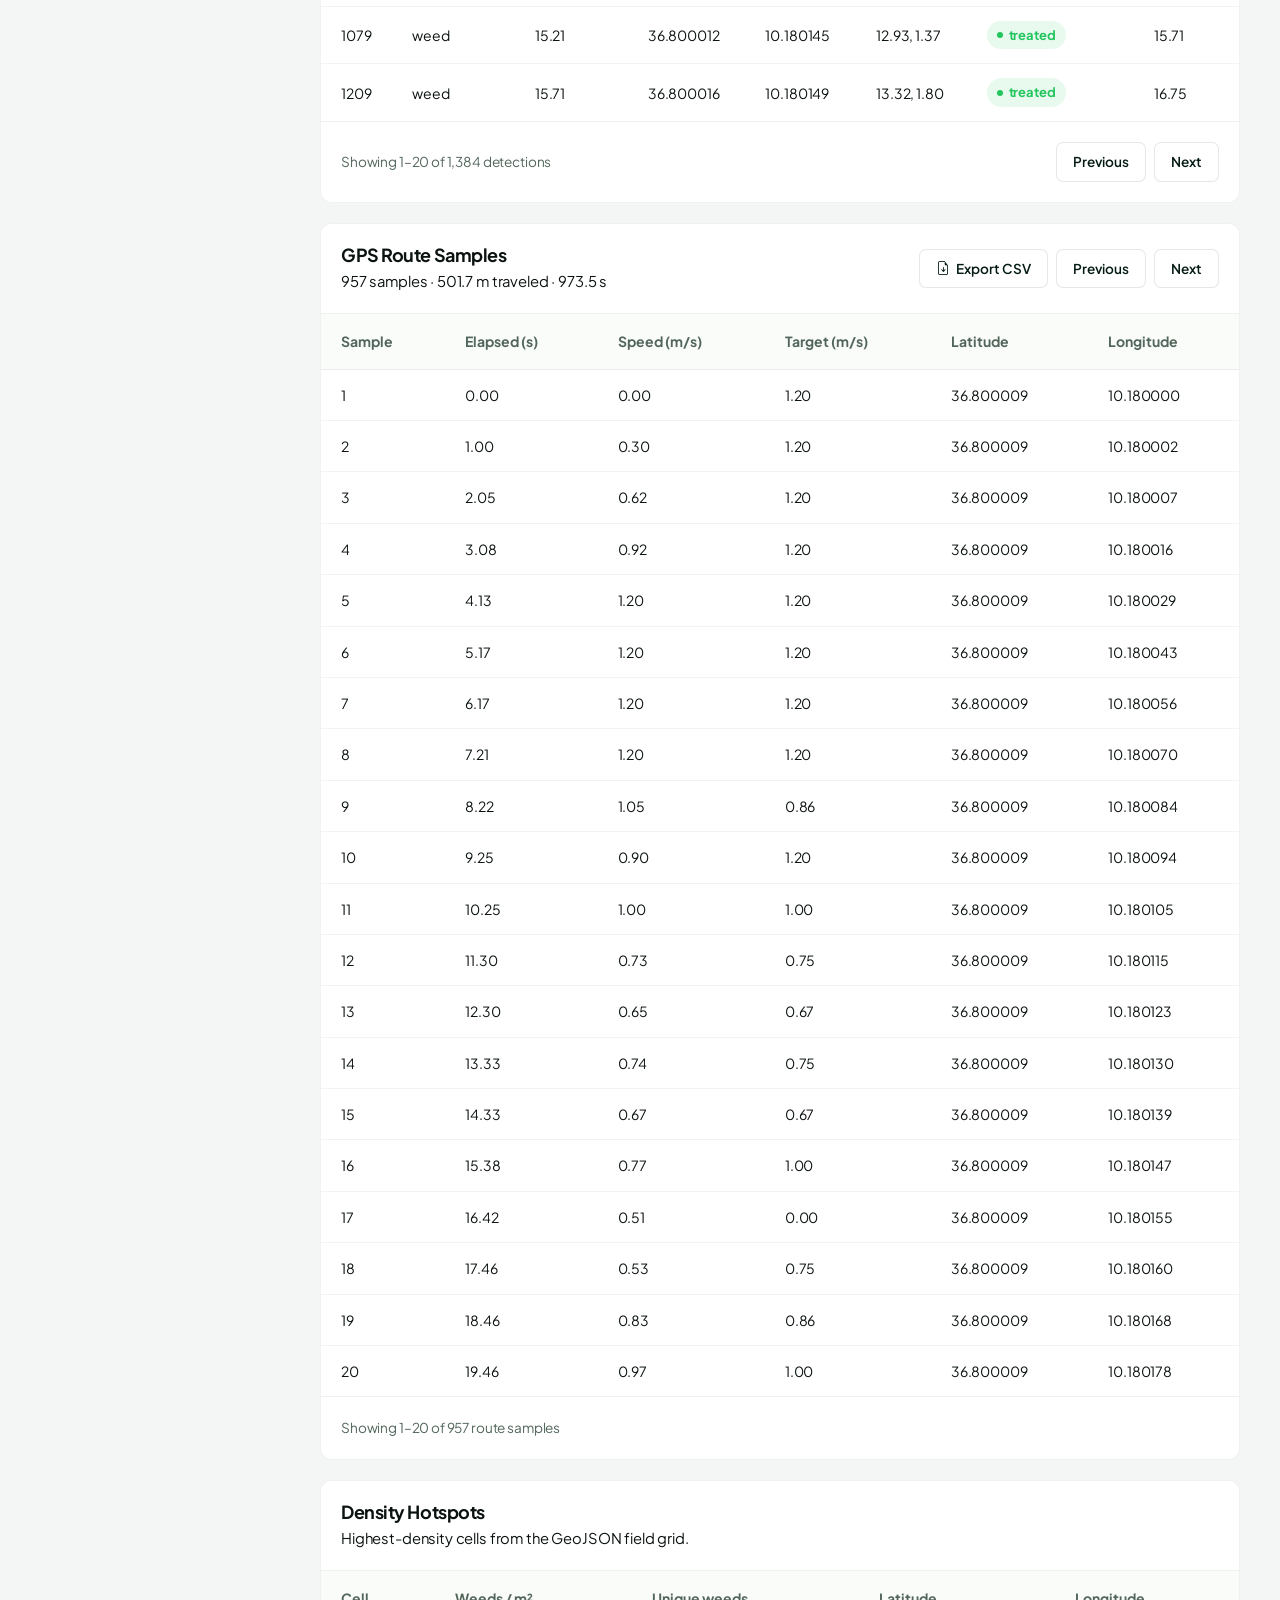
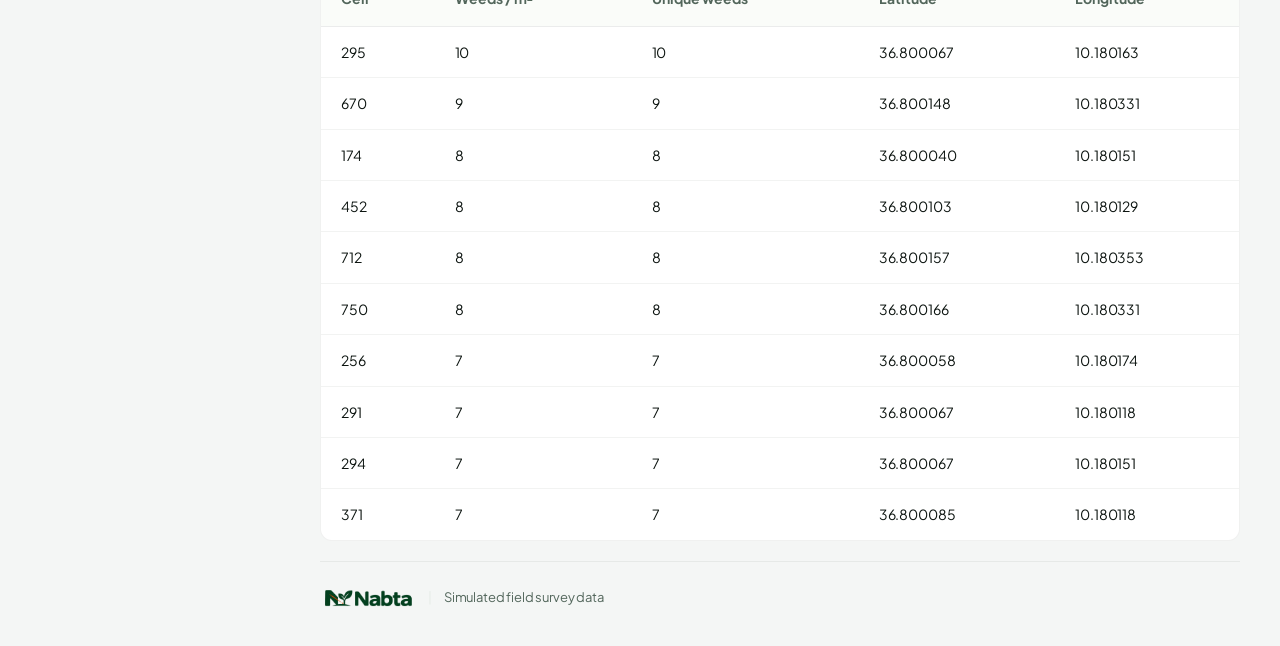
<file: field-data.html>
<!DOCTYPE html>
<html lang="en">

<head>
  <meta charset="UTF-8">
  <meta name="viewport" content="width=device-width, initial-scale=1.0">
  <title>Field Data - Nabta Admin Dashboard</title>
  <meta name="description" content="Explore simulated weed detections, GPS routes, and field-density data.">
  <meta name="author" content="Nabta based on Spark Admin">
  <link rel="icon" type="image/svg+xml" href="assets/images/nabta-icon.svg?v=2">
  <link rel="stylesheet" href="assets/libs/bootstrap/css/bootstrap.min.css">
  <link rel="stylesheet" href="assets/libs/bootstrap-icons/bootstrap-icons.css">
  <link rel="stylesheet" href="assets/css/main.css?v=3">
  <link rel="stylesheet" href="assets/css/i18n.css?v=1">
  <script src="assets/js/translations.js?v=2"></script>
  <script src="assets/js/i18n.js?v=1"></script>
  <link rel="stylesheet" href="assets/css/themes.css?v=1">
  <script src="assets/js/theme.js?v=1"></script>
</head>

<body>
  <aside class="sidebar-wrapper" id="sidebar"></aside>
  <script src="assets/js/sidebar.js"></script>

  <div class="main-wrapper">
    <header class="navbar-custom">
      <div class="navbar-left">
        <button class="btn-desktop-toggle d-none d-xl-flex align-items-center justify-content-center me-3"
          id="desktop-sidebar-toggle" aria-label="Minimize Sidebar">
          <i class="bi bi-chevron-bar-left"></i>
        </button>
        <button class="sidebar-toggle-btn me-2" id="sidebar-toggle" aria-label="Toggle Navigation">
          <i class="bi bi-list"></i>
        </button>
        <a href="index.html" class="text-decoration-none text-main fw-bold">Nabta Field Data</a>
      </div>
      <div class="navbar-actions">
        <div class="dropdown">
          <button class="navbar-action-btn dropdown-toggle" type="button" data-bs-toggle="dropdown"
            aria-expanded="false" id="btn-notifications" data-bs-auto-close="outside" aria-label="Notifications">
            <i class="bi bi-bell"></i><span class="navbar-action-badge"></span>
          </button>
          <div class="dropdown-menu dropdown-menu-end dropdown-menu-notification p-0"
            aria-labelledby="btn-notifications">
            <div class="notification-header">
              <h6 class="notification-title">Field Alerts</h6>
              <button class="btn-clear-all" type="button">Mark all read</button>
            </div>
            <div class="notification-list" id="field-notifications">
              <p class="notification-text px-3 py-2 mb-0">Loading field alerts...</p>
            </div>
            <a href="ui-buttons.html#dataset-alerts" class="notification-footer">View All Field Alerts</a>
          </div>
        </div>
      </div>
    </header>

    <div class="page-header">
      <div>
        <h1 class="page-title">Field Data</h1>
        <p class="page-subtitle">Simulated weed detections, GPS route samples, and density-grid hotspots.</p>
      </div>
      <a href="index.html" class="btn-table-action text-decoration-none">
        <i class="bi bi-arrow-left"></i> Dashboard
      </a>
    </div>

    <div id="field-data-error" class="alert alert-danger dataset-error" role="alert" hidden></div>

    <div class="row g-3 mb-4">
      <div class="col-6 col-xl-3">
        <div class="card p-3 h-100">
          <span class="field-stat-label">Detections</span>
          <strong class="field-stat-value" id="field-total-detections">—</strong>
        </div>
      </div>
      <div class="col-6 col-xl-3">
        <div class="card p-3 h-100">
          <span class="field-stat-label">Treated</span>
          <strong class="field-stat-value" id="field-treated-summary">—</strong>
        </div>
      </div>
      <div class="col-6 col-xl-3">
        <div class="card p-3 h-100">
          <span class="field-stat-label">Route distance</span>
          <strong class="field-stat-value" id="field-route-summary">—</strong>
        </div>
      </div>
      <div class="col-6 col-xl-3">
        <div class="card p-3 h-100">
          <span class="field-stat-label">Surveyed area</span>
          <strong class="field-stat-value" id="field-density-summary">—</strong>
        </div>
      </div>
    </div>

    <section class="table-card-custom mb-4">
      <div class="table-header-control">
        <div>
          <h2 class="card-title mb-1">Weed Detections</h2>
          <p class="text-muted-green mb-0">Search and filter the simulated detection CSV.</p>
        </div>
        <div class="table-filter-group">
          <div class="table-search-box">
            <i class="bi bi-search table-search-icon"></i>
            <input type="search" class="table-search-input" id="weed-search" placeholder="Search detections..." aria-label="Search detections">
          </div>
          <select class="form-select-custom" id="weed-status-filter" aria-label="Filter by treatment outcome">
            <option value="all">All outcomes</option>
            <option value="treated">Treated</option>
            <option value="crop-protected">Crop protected</option>
            <option value="missed">Missed</option>
          </select>
          <button class="btn-table-action" type="button" id="export-weeds">
            <i class="bi bi-file-earmark-arrow-down"></i> Export CSV
          </button>
        </div>
      </div>
      <div class="table-responsive">
        <table class="table-custom">
          <thead>
            <tr>
              <th>ID</th><th>Species</th><th>Elapsed (s)</th><th>Latitude</th>
              <th>Longitude</th><th>Grid (x, y)</th><th>Status</th><th>Treated at (s)</th>
            </tr>
          </thead>
          <tbody id="weed-table-body"></tbody>
        </table>
      </div>
      <div class="table-footer-control">
        <span class="table-pagination-info" id="weed-page-info" aria-live="polite">Loading detections...</span>
        <div class="d-flex gap-2">
          <button class="btn-table-action" id="weed-page-previous" type="button" disabled>Previous</button>
          <button class="btn-table-action" id="weed-page-next" type="button" disabled>Next</button>
        </div>
      </div>
    </section>

    <section class="table-card-custom mb-4" id="route-table">
      <div class="table-header-control">
        <div>
          <h2 class="card-title mb-1">GPS Route Samples</h2>
          <p class="text-muted-green mb-0" id="route-table-summary">Loading route data...</p>
        </div>
        <div class="d-flex gap-2 align-items-center">
          <button class="btn-table-action" type="button" id="export-route">
            <i class="bi bi-file-earmark-arrow-down"></i> Export CSV
          </button>
          <button class="btn-table-action" id="route-page-previous" type="button" disabled>Previous</button>
          <button class="btn-table-action" id="route-page-next" type="button" disabled>Next</button>
        </div>
      </div>
      <div class="table-responsive">
        <table class="table-custom">
          <thead>
            <tr>
              <th>Sample</th><th>Elapsed (s)</th><th>Speed (m/s)</th><th>Target (m/s)</th>
              <th>Latitude</th><th>Longitude</th>
            </tr>
          </thead>
          <tbody id="route-table-body"></tbody>
        </table>
      </div>
      <div class="table-footer-control">
        <span class="table-pagination-info" id="route-page-info" aria-live="polite">Loading route samples...</span>
      </div>
    </section>

    <section class="table-card-custom mb-4" id="density-table">
      <div class="table-header-control">
        <div>
          <h2 class="card-title mb-1">Density Hotspots</h2>
          <p class="text-muted-green mb-0">Highest-density cells from the GeoJSON field grid.</p>
        </div>
      </div>
      <div class="table-responsive">
        <table class="table-custom">
          <thead>
            <tr><th>Cell</th><th>Weeds / m²</th><th>Unique weeds</th><th>Latitude</th><th>Longitude</th></tr>
          </thead>
          <tbody id="density-table-body"></tbody>
        </table>
      </div>
    </section>

    <footer class="footer-custom">
      <div class="footer-left">
        <span class="footer-logo"><img src="assets/images/nabta-logo.png" alt="Nabta"></span>
        <span class="footer-separator">|</span>
        <span class="footer-copy">Simulated field survey data</span>
      </div>
    </footer>
  </div>

  <script src="assets/libs/bootstrap/js/bootstrap.bundle.min.js"></script>
  <script src="assets/js/field-data.js"></script>
  <script src="assets/js/field-ui.js"></script>
  <script src="assets/js/field-tables.js"></script>
  <script src="assets/js/dashboard.js"></script>
</body>

</html>
</file>
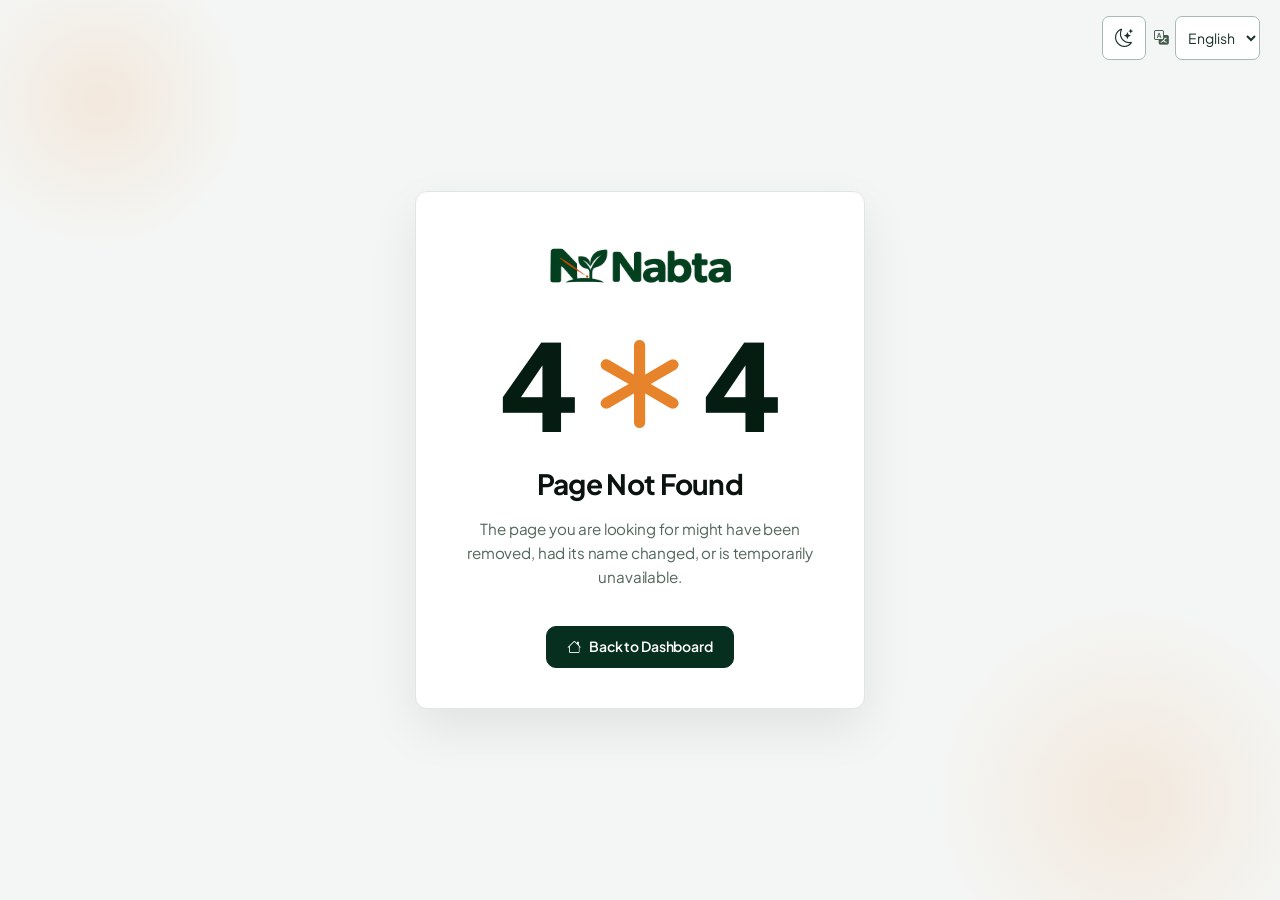
<file: page-404.html>
<!DOCTYPE html>
<html lang="en">
<head>
    <meta charset="UTF-8">
    <meta name="viewport" content="width=device-width, initial-scale=1.0">
    <title>404 Page Not Found - Nabta Admin Dashboard</title>
    
    <!-- SEO Optimization -->
    <meta name="description" content="404 Page Not Found - Nabta Admin Dashboard">
    <meta name="author" content="Spark Admin Team">
    
    <!-- Favicon -->
    <link rel="icon" type="image/svg+xml" href="assets/images/nabta-icon.svg?v=2">
    
    <!-- Local Third-Party Libraries (100% Offline Compatible) -->
    <link rel="stylesheet" href="assets/libs/bootstrap/css/bootstrap.min.css">
    <link rel="stylesheet" href="assets/libs/bootstrap-icons/bootstrap-icons.css">
    
    <!-- Main Design System & Custom Stylesheet -->
    <link rel="stylesheet" href="assets/css/main.css?v=3">
  <link rel="stylesheet" href="assets/css/i18n.css?v=1">
  <script src="assets/js/translations.js?v=2"></script>
  <script src="assets/js/i18n.js?v=1"></script>
  <link rel="stylesheet" href="assets/css/themes.css?v=1">
  <script src="assets/js/theme.js?v=1"></script>
</head>
<body>

    <!-- ==========================================
         START: 404 Error Page Container & Card
         ========================================== -->
    <div class="login-wrapper">
        <!-- Glowing background shapes matching theme aesthetic -->
        <div class="login-bg-shape login-bg-shape-1"></div>
        <div class="login-bg-shape login-bg-shape-2"></div>
        
        <!-- Main centered error card layout -->
        <div class="login-card text-center">
            
            <!-- Brand Identity -->
            <a href="index.html" class="login-brand text-decoration-none">
                <img src="assets/images/nabta-logo.png" alt="Nabta">
            </a>
            
            <!-- Giant 404 header with spinning asterisk Zero -->
            <div class="error-title-huge">
                <span>4</span>
                <i class="bi bi-asterisk"></i>
                <span>4</span>
            </div>
            
            <h2 class="error-subtitle">Page Not Found</h2>
            <p class="error-desc">
                The page you are looking for might have been removed, had its name changed, or is temporarily unavailable.
            </p>
            
            <div class="error-actions-group">
                <a href="index.html" class="btn-custom btn-custom-primary">
                    <i class="bi bi-house"></i> Back to Dashboard
                </a>
            </div>
            
        </div>
    </div>
    <!-- END: 404 Error Page Container -->

    <!-- Local Third-Party Libraries Script dependencies -->
    <script src="assets/libs/bootstrap/js/bootstrap.bundle.min.js"></script>
</body>
</html>
</file>
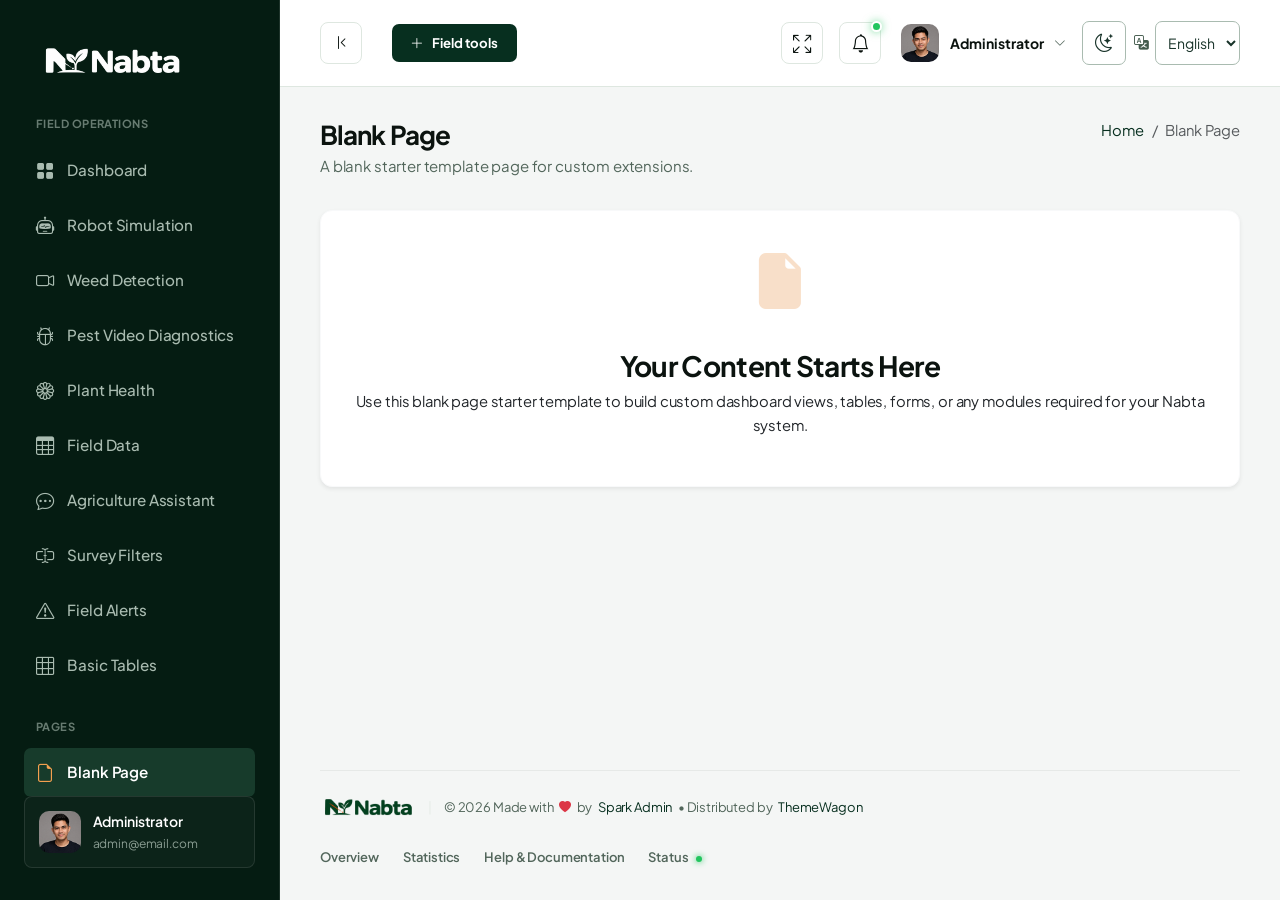
<file: page-blank.html>
<!DOCTYPE html>
<html lang="en">

<head>
  <meta charset="UTF-8">
  <meta name="viewport" content="width=device-width, initial-scale=1.0">
  <title>Blank Page - Nabta Admin Dashboard</title>

  <!-- SEO Optimization -->
  <meta name="description" content="Blank Page - Nabta Admin Dashboard">
  <meta name="author" content="Spark Admin Team">

  <!-- Favicon -->
  <link rel="icon" type="image/svg+xml" href="assets/images/nabta-icon.svg?v=2">

  <!-- Local Third-Party Libraries (100% Offline Compatible) -->
  <link rel="stylesheet" href="assets/libs/bootstrap/css/bootstrap.min.css">
  <link rel="stylesheet" href="assets/libs/bootstrap-icons/bootstrap-icons.css">
  <link rel="stylesheet" href="assets/libs/apexcharts/apexcharts.css">
  <link rel="stylesheet" href="assets/libs/flatpickr/flatpickr.min.css">

  <!-- Main Design System & Custom Stylesheet -->
  <link rel="stylesheet" href="assets/css/main.css?v=3">
  <link rel="stylesheet" href="assets/css/i18n.css?v=1">
  <script src="assets/js/translations.js?v=2"></script>
  <script src="assets/js/i18n.js?v=1"></script>
  <link rel="stylesheet" href="assets/css/themes.css?v=1">
  <script src="assets/js/theme.js?v=1"></script>
</head>

<body>

  <!-- ==========================================
         START: Sidebar Component
         Highly polished, dark-green navigation
         ========================================== -->
  <aside class="sidebar-wrapper" id="sidebar"></aside>
  <script src="assets/js/sidebar.js"></script>

  <div class="main-wrapper">

    <!-- START: Top Navbar Component -->
    <header class="navbar-custom">
      <div class="navbar-left">
        <!-- Desktop sidebar toggle (visible on large screens only) -->
        <button class="btn-desktop-toggle d-none d-xl-flex align-items-center justify-content-center me-3"
          id="desktop-sidebar-toggle" aria-label="Minimize Sidebar">
          <i class="bi bi-chevron-bar-left"></i>
        </button>
        <!-- Mobile sidebar toggle -->
        <button class="sidebar-toggle-btn me-2" id="sidebar-toggle" aria-label="Toggle Navigation">
          <i class="bi bi-list"></i>
        </button>

        <!-- Quick Actions Dropdown -->
        <div class="dropdown ms-2">
          <button class="btn-quick-action dropdown-toggle" type="button" data-bs-toggle="dropdown" aria-expanded="false"
            id="quick-actions-dropdown">
            <i class="bi bi-plus-lg"></i>
            <span>Field tools</span>
          </button>
          <ul class="dropdown-menu dropdown-menu-quick-action" aria-labelledby="quick-actions-dropdown">
            <li class="dropdown-header">Quick Action Shortcuts</li>
            <li><a class="dropdown-item" href="simulation.html"><i class="bi bi-robot"></i> Start simulation</a></li>
            <li><a class="dropdown-item" href="plant-health.html"><i class="bi bi-flower1"></i> Analyze a leaf</a></li>
            <li><a class="dropdown-item" href="weed-detection.html"><i class="bi bi-camera-video"></i> Analyze a video</a></li>
            <li>
              <hr class="dropdown-divider">
            </li>
            <li><a class="dropdown-item" href="field-data.html"><i class="bi bi-table"></i> Browse field data</a></li>
          </ul>
        </div>
      </div>

      <!-- Right actions -->
      <div class="navbar-actions">
        <!-- Fullscreen Toggle -->
        <button class="navbar-action-btn me-1" aria-label="Toggle Fullscreen" id="btn-fullscreen">
          <i class="bi bi-arrows-fullscreen"></i>
        </button>
        <div class="dropdown">
          <button class="navbar-action-btn dropdown-toggle" type="button" data-bs-toggle="dropdown"
            aria-expanded="false" id="btn-notifications" data-bs-auto-close="outside">
            <i class="bi bi-bell"></i>
            <span class="navbar-action-badge"></span>
          </button>
          <div class="dropdown-menu dropdown-menu-end dropdown-menu-notification p-0"
            aria-labelledby="btn-notifications">
            <div class="notification-header">
              <h6 class="notification-title">Notifications</h6>
              <button class="btn-clear-all" type="button">Mark all read</button>
            </div>
            <div class="notification-list">
              <!-- Sale Notification -->
              <a href="#" class="notification-item">
                <div class="notification-icon bg-success text-white">
                  <i class="bi bi-wallet2"></i>
                </div>
                <div class="notification-content">
                  <p class="notification-text">New sale received: <strong>$150.00</strong></p>
                  <span class="notification-time">2 mins ago</span>
                </div>
                <span class="notification-unread-dot"></span>
              </a>
              <!-- User Registration Notification -->
              <a href="#" class="notification-item">
                <div class="notification-icon bg-primary text-white">
                  <i class="bi bi-person-plus-fill"></i>
                </div>
                <div class="notification-content">
                  <p class="notification-text">New user registered: <strong>John Doe</strong></p>
                  <span class="notification-time">1 hour ago</span>
                </div>
                <span class="notification-unread-dot"></span>
              </a>
              <!-- Low Stock Notification -->
              <a href="#" class="notification-item">
                <div class="notification-icon bg-warning text-dark">
                  <i class="bi bi-box-seam-fill"></i>
                </div>
                <div class="notification-content">
                  <p class="notification-text">Stock running low: <strong>Hoodie</strong></p>
                  <span class="notification-time">3 hours ago</span>
                </div>
              </a>
            </div>
            <a href="#" class="notification-footer">View All Notifications</a>
          </div>
        </div>

        <!-- Profile Dropdown -->
        <div class="dropdown ms-2">
          <button class="navbar-profile-btn dropdown-toggle" type="button" data-bs-toggle="dropdown"
            aria-expanded="false" id="profile-dropdown">
            <img src="assets/images/avatar.png" alt="Profile Image" class="navbar-profile-img">
            <span class="navbar-profile-name d-none d-md-inline">Administrator</span>
            <i class="bi bi-chevron-down navbar-profile-caret"></i>
          </button>
          <ul class="dropdown-menu dropdown-menu-end dropdown-menu-profile" aria-labelledby="profile-dropdown">
            <li class="dropdown-header">Welcome !</li>
            <li><a class="dropdown-item" href="#"><i class="bi bi-person"></i> My Account</a></li>
            <li><a class="dropdown-item" href="#"><i class="bi bi-gear"></i> Settings</a></li>
            <li><a class="dropdown-item" href="#"><i class="bi bi-lock"></i> Lock Screen</a></li>
            <li>
              <hr class="dropdown-divider">
            </li>
            <li><a class="dropdown-item text-danger" href="page-login.html"><i class="bi bi-box-arrow-right"></i>
                Logout</a></li>
          </ul>
        </div>
      </div>
    </header>
    <!-- END: Top Navbar Component -->

    <!-- START: Page Header Banner -->
    <div class="page-header">
      <div>
        <h1 class="page-title">Blank Page</h1>
        <p class="page-subtitle">A blank starter template page for custom extensions.</p>
      </div>
      <nav aria-label="breadcrumb">
        <ol class="breadcrumb mb-0">
          <li class="breadcrumb-item"><a href="index.html" class="text-decoration-none text-muted-green">Home</a></li>
          <li class="breadcrumb-item active text-main" aria-current="page">Blank Page</li>
        </ol>
      </nav>
    </div>
    <!-- END: Page Header Banner -->

    <!-- START: Blank Page Content Area -->
    <div class="card p-4 border-light shadow-sm text-center">
      <div>
        <div class="mb-4 text-lime empty-state-icon">
          <i class="bi bi-file-earmark-fill"></i>
        </div>
        <h3 class="mb-2">Your Content Starts Here</h3>
        <p class="text-muted-green mb-4">Use this blank page starter template to build custom dashboard views, tables,
          forms, or any modules required for your Nabta system.</p>
      </div>
    </div>
    <!-- END: Blank Page Content Area -->


    <!-- START: Footer Component -->
    <footer class="footer-custom">
      <div class="footer-left">
        <span class="footer-logo">
          <img src="assets/images/nabta-logo.png" alt="Nabta">
        </span>
        <span class="footer-separator">|</span>
        <span class="footer-copy">&copy; 2026 Made with <i class="bi bi-heart-fill text-danger footer-heart"></i> by<a
            href="https://sparkadminpro.gumroad.com/" target="_blank">Spark Admin</a>• Distributed by <a
            href="https://www.themewagon.com/" target="_blank">ThemeWagon</a> </span>
      </div>
      <div class="footer-right">
        <ul class="footer-links">
          <li><a href="#" class="footer-link">Overview</a></li>
          <li><a href="#" class="footer-link">Statistics</a></li>
          <li><a href="#" class="footer-link">Help & Documentation</a></li>
          <li><a href="#" class="footer-link">Status <span class="status-dot"></span></a></li>
        </ul>
      </div>
    </footer>
    <!-- END: Footer Component -->

  </div>
  <!-- ==========================================
         END: Main Content Area
         ========================================== -->

  <!-- Local Third-Party Libraries Script dependencies -->
  <script src="assets/libs/bootstrap/js/bootstrap.bundle.min.js"></script>
  <script src="assets/libs/apexcharts/apexcharts.min.js"></script>
  <script src="assets/libs/flatpickr/flatpickr.min.js"></script>

  <!-- Local dashboard interactions controller -->
  <script src="assets/js/dashboard.js"></script>
</body>

</html>
</file>
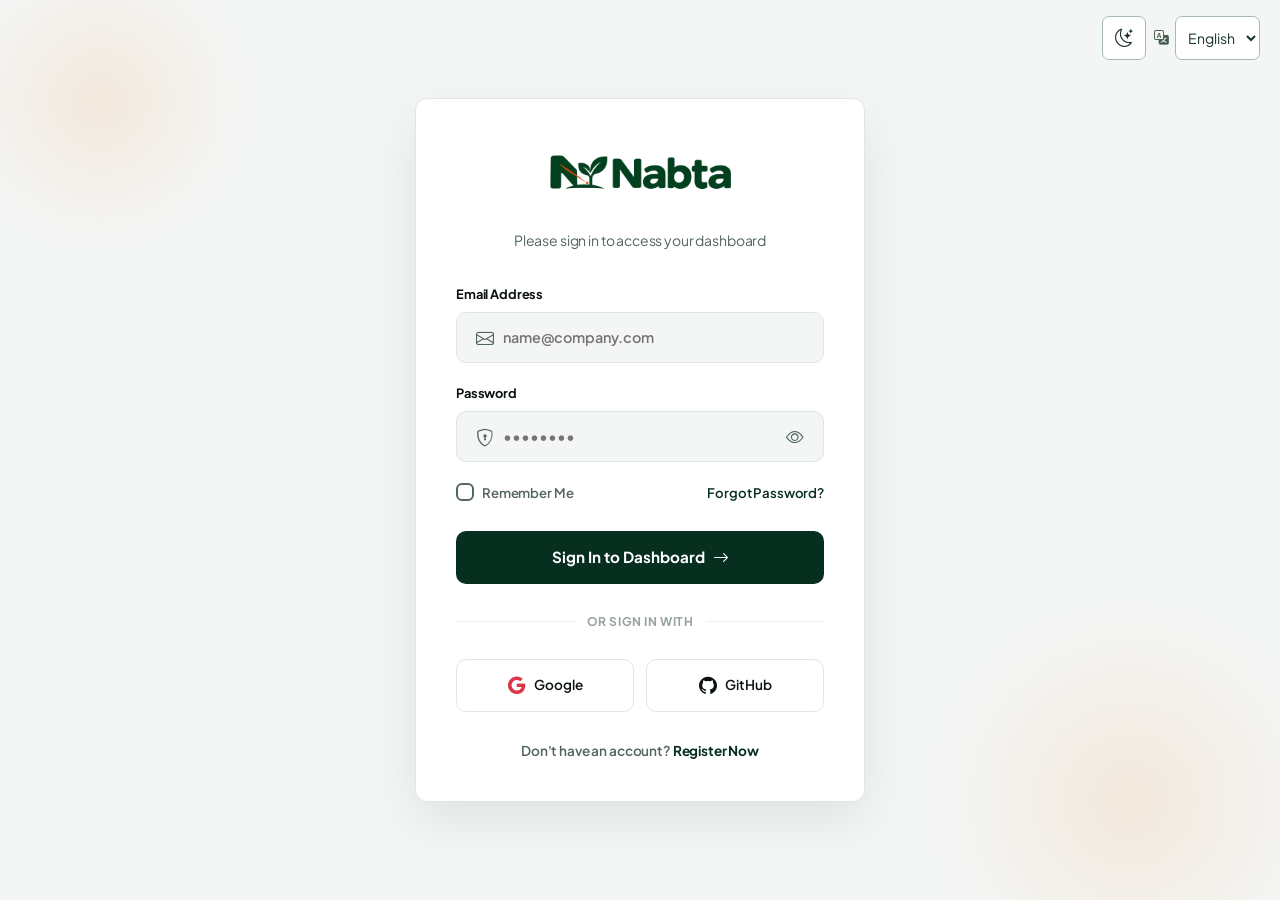
<file: page-login.html>
<!DOCTYPE html>
<html lang="en">
<head>
    <meta charset="UTF-8">
    <meta name="viewport" content="width=device-width, initial-scale=1.0">
    <title>Login Screen - Nabta Admin Dashboard</title>
    
    <!-- SEO Optimization -->
    <meta name="description" content="Login Screen - Nabta Admin Dashboard">
    <meta name="author" content="Spark Admin Team">
    
    <!-- Favicon -->
    <link rel="icon" type="image/svg+xml" href="assets/images/nabta-icon.svg?v=2">
    
    <!-- Local Third-Party Libraries (100% Offline Compatible) -->
    <link rel="stylesheet" href="assets/libs/bootstrap/css/bootstrap.min.css">
    <link rel="stylesheet" href="assets/libs/bootstrap-icons/bootstrap-icons.css">
    
    <!-- Main Design System & Custom Stylesheet -->
    <link rel="stylesheet" href="assets/css/main.css?v=3">
  <link rel="stylesheet" href="assets/css/i18n.css?v=1">
  <script src="assets/js/translations.js?v=2"></script>
  <script src="assets/js/i18n.js?v=1"></script>
  <link rel="stylesheet" href="assets/css/themes.css?v=1">
  <script src="assets/js/theme.js?v=1"></script>
</head>
<body>

    <!-- ==========================================
         START: Authentication Container & Login Card
         ========================================== -->
    <div class="login-wrapper">
        <!-- Glowing background shapes for modern visual appearance -->
        <div class="login-bg-shape login-bg-shape-1"></div>
        <div class="login-bg-shape login-bg-shape-2"></div>
        
        <!-- Main centered login card -->
        <div class="login-card">
            
            <!-- Brand Identity -->
            <a href="index.html" class="login-brand text-decoration-none">
                <img src="assets/images/nabta-logo.png" alt="Nabta">
            </a>
            
            <p class="login-subtitle">Please sign in to access your dashboard</p>
            
            <!-- Login Form -->
            <form action="index.html" method="GET" id="loginForm" class="needs-validation" novalidate>
                
                <!-- Email Input Group -->
                <div class="login-form-group">
                    <label for="email" class="login-form-label">Email Address</label>
                    <div class="login-input-group">
                        <i class="bi bi-envelope input-icon"></i>
                        <input type="email" id="email" class="login-input" placeholder="name@company.com" required>
                    </div>
                </div>
                
                <!-- Password Input Group -->
                <div class="login-form-group">
                    <label for="password" class="login-form-label">Password</label>
                    <div class="login-input-group">
                        <i class="bi bi-shield-lock input-icon"></i>
                        <input type="password" id="password" class="login-input login-input-password" placeholder="••••••••" required>
                        <button type="button" class="password-toggle-btn" id="toggle-password" aria-label="Show password">
                            <i class="bi bi-eye"></i>
                        </button>
                    </div>
                </div>
                
                <!-- Options (Remember me & Forgot Password) -->
                <div class="login-options">
                    <label class="custom-control-label">
                        <input type="checkbox" class="custom-checkbox-input" id="rememberMe">
                        <span>Remember Me</span>
                    </label>
                    <a href="#" class="forgot-password-link">Forgot Password?</a>
                </div>
                
                <!-- Submit Button -->
                <button type="submit" class="btn-login" id="btn-submit">
                    <span>Sign In to Dashboard</span>
                    <i class="bi bi-arrow-right"></i>
                </button>
                
            </form>
            
            <!-- Divider -->
            <div class="login-divider">Or sign in with</div>
            
            <!-- Social Logins -->
            <div class="social-login-grid">
                <button class="btn-social" type="button" id="btn-google">
                    <i class="bi bi-google text-danger"></i>
                    <span>Google</span>
                </button>
                <button class="btn-social" type="button" id="btn-github">
                    <i class="bi bi-github"></i>
                    <span>GitHub</span>
                </button>
            </div>
            
            <!-- Footer Link -->
            <p class="login-footer-text">
                Don't have an account? <a href="#" id="link-register">Register Now</a>
            </p>
            
        </div>
    </div>
    <!-- END: Authentication Container -->

    <!-- Local Bootstrap bundle -->
    <script src="assets/libs/bootstrap/js/bootstrap.bundle.min.js"></script>
    
    <!-- Custom Authentication interactions script -->
    <script src="assets/js/auth.js"></script>
</body>
</html>
</file>
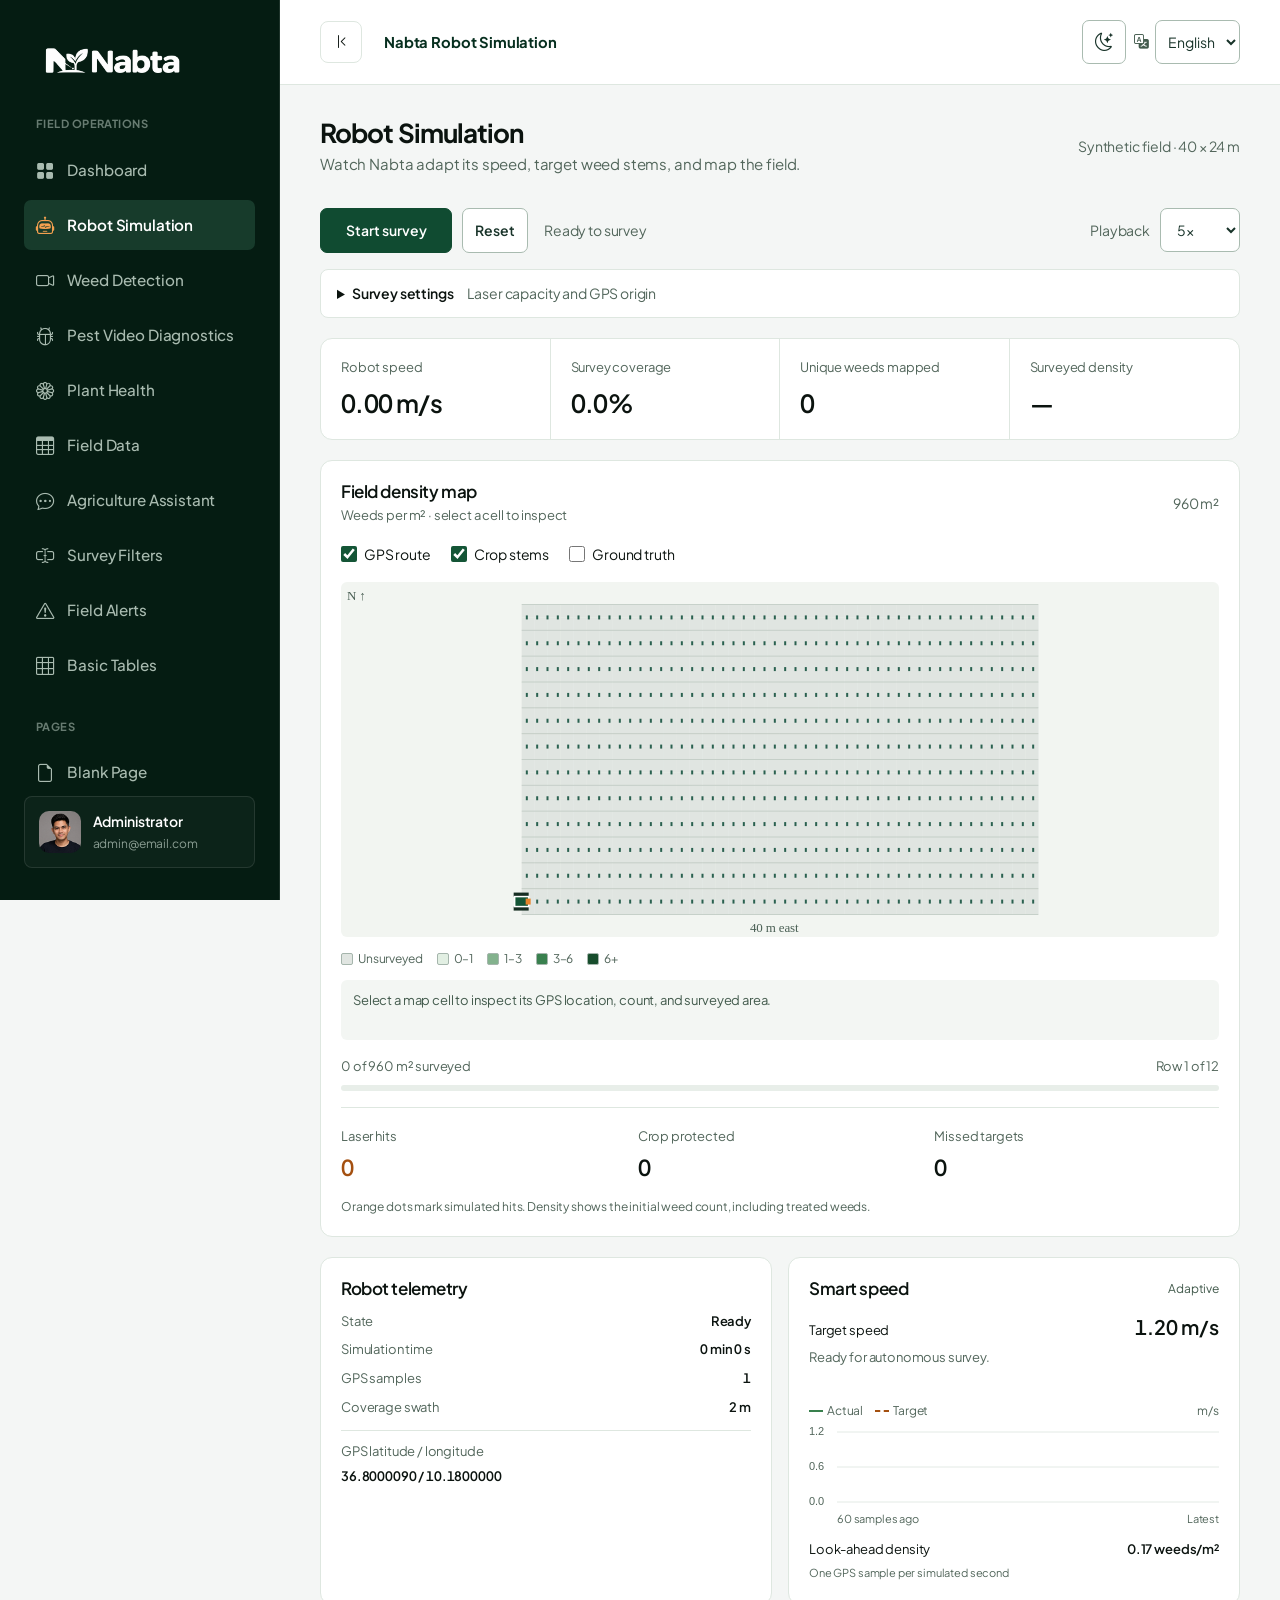
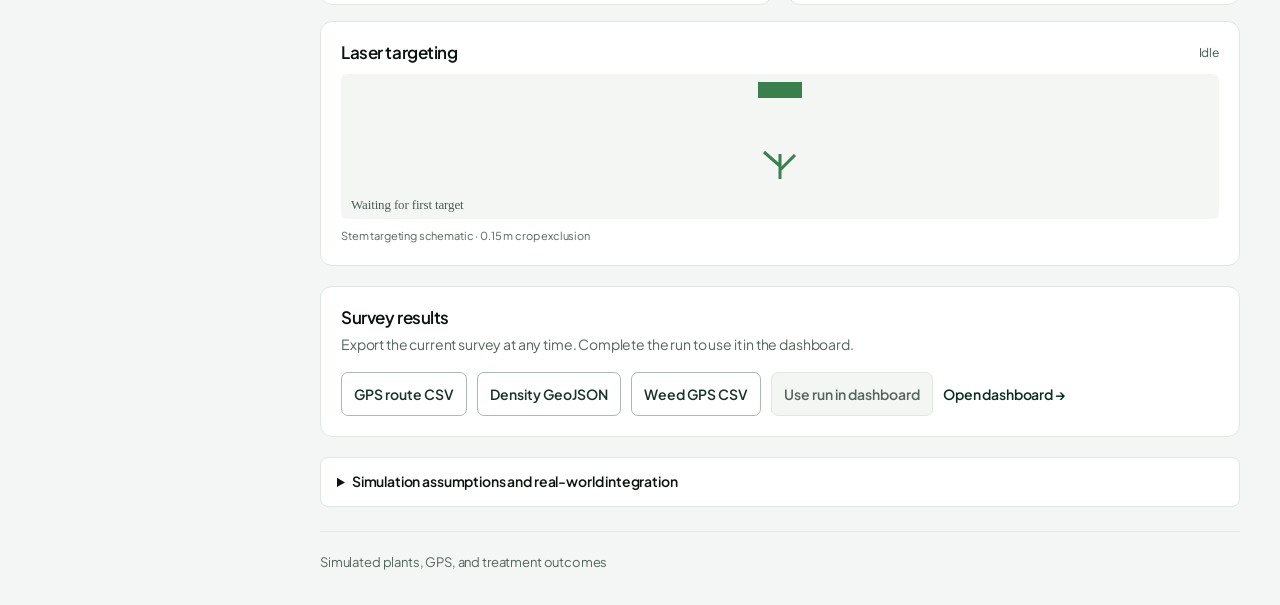
<file: simulation.html>
<!DOCTYPE html>
<html lang="en">

<head>
  <meta charset="UTF-8">
  <meta name="viewport" content="width=device-width, initial-scale=1.0">
  <title>Robot Simulation - Nabta</title>
  <meta name="description" content="Run the Nabta laser-weeding simulation and map a synthetic field.">
  <meta name="author" content="Nabta based on Spark Admin">
  <link rel="icon" type="image/svg+xml" href="assets/images/nabta-icon.svg?v=2">
  <link rel="stylesheet" href="assets/libs/bootstrap/css/bootstrap.min.css">
  <link rel="stylesheet" href="assets/libs/bootstrap-icons/bootstrap-icons.css">
  <link rel="stylesheet" href="assets/css/main.css?v=3">
  <link rel="stylesheet" href="assets/css/field-simulation.css?v=3">
  <link rel="stylesheet" href="assets/css/i18n.css?v=1">
  <script src="assets/js/translations.js?v=2"></script>
  <script src="assets/js/i18n.js?v=1"></script>
  <link rel="stylesheet" href="assets/css/themes.css?v=1">
  <script src="assets/js/theme.js?v=1"></script>
</head>

<body data-survey-selector="hidden">
  <aside class="sidebar-wrapper" id="sidebar"></aside>
  <script src="assets/js/sidebar.js"></script>

  <div class="main-wrapper">
    <header class="navbar-custom">
      <div class="navbar-left">
        <button class="btn-desktop-toggle d-none d-xl-flex align-items-center justify-content-center me-3"
          id="desktop-sidebar-toggle" aria-label="Minimize Sidebar">
          <i class="bi bi-chevron-bar-left"></i>
        </button>
        <button class="sidebar-toggle-btn me-2" id="sidebar-toggle" aria-label="Toggle Navigation">
          <i class="bi bi-list"></i>
        </button>
        <a href="index.html" class="text-decoration-none text-main fw-bold">Nabta Robot Simulation</a>
      </div>
    </header>

    <div class="page-header simulation-heading">
      <div><h1 class="page-title">Robot Simulation</h1><p class="page-subtitle">Watch Nabta adapt its speed, target weed stems, and map the field.</p></div>
      <span class="simulation-label">Synthetic field &middot; 40 &times; 24 m</span>
    </div>
    <main class="robot-simulation" aria-label="Robot survey workspace">
      <div class="survey-toolbar">
        <div class="survey-actions"><button id="start" class="primary">Start survey</button><button id="reset">Reset</button></div>
        <p id="message" role="status" class="status">Ready to survey</p>
        <label class="playback-control" for="rate">Playback<select id="rate"><option value="1">1&times;</option><option value="5" selected>5&times;</option><option value="20">20&times;</option><option value="100">100&times;</option></select></label>
      </div>
      <details class="survey-settings">
        <summary>Survey settings <span>Laser capacity and GPS origin</span></summary>
        <div class="controls">
          <label for="capacity">Laser capacity <span class="input-unit">pulses/s</span><input id="capacity" required type="number" min="0.5" max="20" step="0.5" value="2"></label>
          <label for="lat">Origin latitude<input id="lat" required type="number" min="-80" max="80" step="0.00001" value="36.8"></label>
          <label for="lon">Origin longitude<input id="lon" required type="number" min="-179" max="179" step="0.00001" value="10.18"></label>
          <button id="origin">Apply origin &amp; reset</button>
        </div>
        <p>Capacity changes apply during playback. Applying a GPS origin starts a fresh survey.</p>
      </details>
      <div class="metrics" aria-label="Survey summary">
        <div class="metric"><small>Robot speed</small><div id="speed" class="value">0.00 m/s</div></div>
        <div class="metric"><small>Survey coverage</small><div id="coverage" class="value">0.0%</div></div>
        <div class="metric"><small>Unique weeds mapped</small><div id="count" class="value">0</div></div>
        <div class="metric"><small>Surveyed density</small><div id="density" class="value">&mdash;</div></div>
      </div>
      <!-- Full content width = flexible map + 20px gutter + 300px telemetry rail. -->
      <div class="layout">
        <section class="panel field-panel" aria-labelledby="map-title">
          <div class="panel-heading"><div><h2 id="map-title">Field density map</h2><p>Weeds per m&sup2; &middot; select a cell to inspect</p></div><span class="field-size">960 m&sup2;</span></div>
          <div class="map-controls" aria-label="Map layers">
            <label><input id="showRoute" type="checkbox" checked> GPS route</label>
            <label><input id="showCrops" type="checkbox" checked> Crop stems</label>
            <label><input id="truth" type="checkbox"> Ground truth</label>
          </div>
          <canvas id="map" class="map" tabindex="0" aria-label="Field density map. Click a cell or use arrow keys to inspect its GPS location and weed count." aria-describedby="cellInfo"></canvas>
          <div class="legend" aria-label="Weed density scale"><span><i class="swatch" style="background:#e0e5e1"></i>Unsurveyed</span><span><i class="swatch" style="background:#e2efe3"></i>0&ndash;1</span><span><i class="swatch" style="background:#83b28d"></i>1&ndash;3</span><span><i class="swatch" style="background:#39804e"></i>3&ndash;6</span><span><i class="swatch" style="background:#174d2c"></i>6+</span></div>
          <p id="cellInfo" class="cell-inspector" aria-live="polite">Select a map cell to inspect its GPS location, count, and surveyed area.</p>
          <div class="survey-progress"><div><span id="progressArea">0 of 960 m&sup2; surveyed</span><span id="rowProgress">Row 1 of 12</span></div><progress id="surveyProgress" max="960" value="0" aria-label="Surveyed area">0%</progress></div>
          <div class="treatment" aria-label="Treatment outcomes"><div><small>Laser hits</small><strong id="treated">0</strong></div><div><small>Crop protected</small><strong id="protected">0</strong></div><div><small>Missed targets</small><strong id="missed">0</strong></div></div>
          <p class="map-note">Orange dots mark simulated hits. Density shows the initial weed count, including treated weeds.</p>
        </section>
        <aside class="telemetry-rail" aria-label="Live robot telemetry">
          <section class="panel"><h2>Robot telemetry</h2><dl class="telemetry"><div><dt>State</dt><dd id="state">Ready</dd></div><div><dt>Simulation time</dt><dd id="time">0 min 0 s</dd></div><div><dt>GPS samples</dt><dd id="gpsSamples">1</dd></div><div><dt>Coverage swath</dt><dd>2 m</dd></div><div class="gps-row"><dt>GPS latitude / longitude</dt><dd id="gps"></dd></div></dl></section>
          <section class="panel"><div class="panel-heading"><h2>Smart speed</h2><span class="mode-label">Adaptive</span></div><div class="speed-target"><span>Target speed</span><strong id="target">1.20 m/s</strong></div><p id="speedReason" class="speed-reason">Ready for autonomous survey.</p><div class="chart-key"><span><i class="line-key"></i>Actual</span><span><i class="line-key target-key"></i>Target</span><span>m/s</span></div><canvas id="chart" class="plot" aria-label="Actual and target speed history from zero to 1.2 metres per second"></canvas><div class="chart-axis"><span>60 samples ago</span><span>Latest</span></div><div class="look-ahead"><span>Look-ahead density</span><strong id="ahead">0 weeds/m&sup2;</strong></div><small>One GPS sample per simulated second</small></section>
          <section class="panel laser-panel"><div class="panel-heading"><h2>Laser targeting</h2><span id="laserState" class="mode-label">Idle</span></div><canvas id="laserView" class="laser-view" aria-label="Schematic of laser targeting a weed stem"></canvas><p>Stem targeting schematic &middot; 0.15 m crop exclusion</p></section>
        </aside>
      </div>
      <section class="panel export-panel" aria-labelledby="export-title"><div><h2 id="export-title">Survey results</h2><p>Export the current survey at any time. Complete the run to use it in the dashboard.</p></div><div class="export"><button id="csv">GPS route CSV</button><button id="geo">Density GeoJSON</button><button id="weeds">Weed GPS CSV</button><button id="activateRun" disabled>Use run in dashboard</button><a href="index.html" class="dashboard-link">Open dashboard &rarr;</a></div><p id="runSaveStatus" role="status" aria-live="polite"></p></section>
      <details class="simulation-assumptions"><summary>Simulation assumptions and real-world integration</summary><p>This is a software demonstration with synthetic crops, weeds, and GPS. Generated plants have perfect detection and stable identities. The targeting inset is schematic. YOLO inference, laser optics, power, biological efficacy, and physical safety systems require separate hardware validation. Each plant is counted once. Grid density is unique weeds divided by surveyed area. Unsurveyed cells export a null density. Partial cells use only their surveyed fraction.</p><p>Speed target = min(1.2 m/s, processing capacity ÷ (look-ahead weeds/m² × 2 m swath)). Acceleration and braking are bounded, so actual speed can temporarily exceed the target. Processing capacity is an assumed planning value. Each virtual pulse marks one weed as treated. Targets within 0.15 m of a crop stem are skipped. A 1 m fore-aft reach limits targeting, and missed weeds are reported. Pulse counts represent assumed treatment success in this demonstration.</p><p>Rows connect through a four-second headland movement with acceleration and braking. Heading changes use a simplified kinematic model. GPS is an ideal local projection with no receiver noise. The default origin is an editable example near Tunis. All exported geometry is simulated WGS84 longitude/latitude.</p><p>For a real field, record timestamped GNSS position, heading, camera pose, image calibration, and detections. Project stem pixels onto the ground using calibration and depth or a ground-plane model. Associate detections across frames to count each weed once. Position accuracy must support the grid size. An MP4 alone may lack the required GPS and calibration.</p></details>
    </main>
    <footer class="footer-custom"><span>Simulated plants, GPS, and treatment outcomes</span></footer>
  </div>
  <script src="assets/libs/bootstrap/js/bootstrap.bundle.min.js"></script>
  <script src="assets/js/field-data.js"></script>
  <script src="assets/js/field-simulation-engine.js"></script>
  <script src="assets/js/field-simulation.js?v=3"></script>
  <script src="assets/js/dashboard.js"></script>
</body></html>
</file>
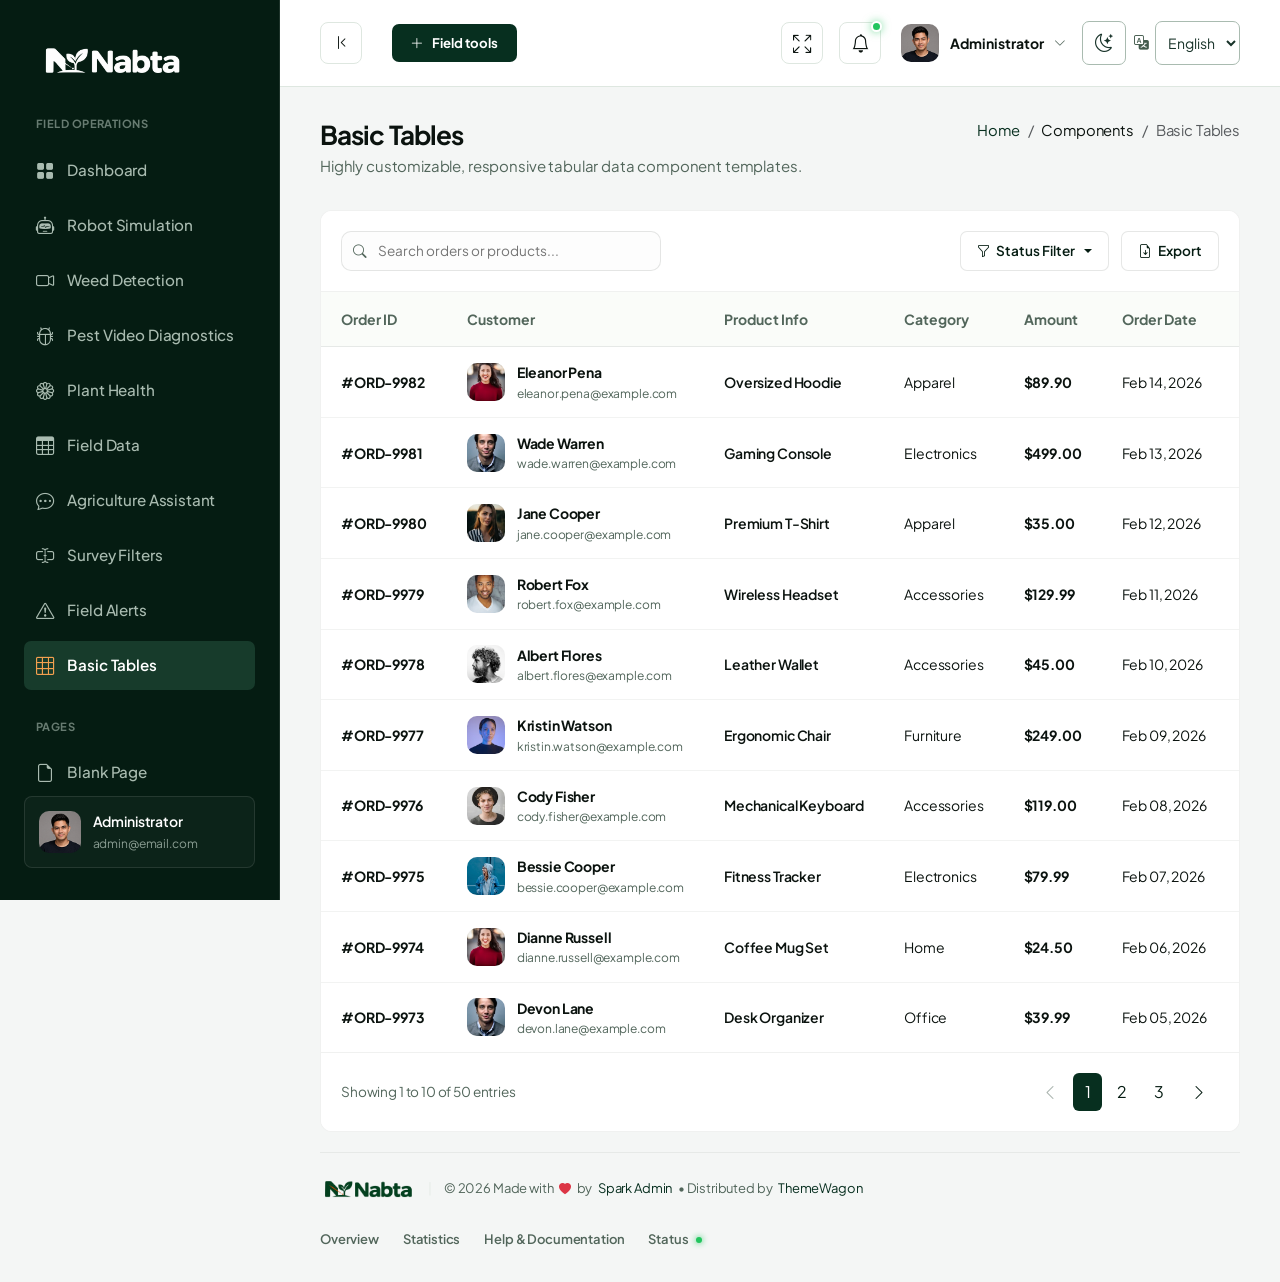
<file: tables-basic.html>
<!DOCTYPE html>
<html lang="en">

<head>
  <meta charset="UTF-8">
  <meta name="viewport" content="width=device-width, initial-scale=1.0">
  <title>Basic Table - Nabta Admin Dashboard</title>

  <!-- SEO Optimization -->
  <meta name="description" content="Basic Table - Nabta Admin Dashboard">
  <meta name="author" content="Spark Admin Team">

  <!-- Favicon -->
  <link rel="icon" type="image/svg+xml" href="assets/images/nabta-icon.svg?v=2">

  <!-- Local Third-Party Libraries (100% Offline Compatible) -->
  <link rel="stylesheet" href="assets/libs/bootstrap/css/bootstrap.min.css">
  <link rel="stylesheet" href="assets/libs/bootstrap-icons/bootstrap-icons.css">
  <link rel="stylesheet" href="assets/libs/apexcharts/apexcharts.css">
  <link rel="stylesheet" href="assets/libs/flatpickr/flatpickr.min.css">

  <!-- Main Design System & Custom Stylesheet -->
  <link rel="stylesheet" href="assets/css/main.css?v=3">
  <link rel="stylesheet" href="assets/css/i18n.css?v=1">
  <script src="assets/js/translations.js?v=2"></script>
  <script src="assets/js/i18n.js?v=1"></script>
  <link rel="stylesheet" href="assets/css/themes.css?v=1">
  <script src="assets/js/theme.js?v=1"></script>
</head>

<body>

  <!-- ==========================================
         START: Sidebar Component
         Highly polished, dark-green navigation
         ========================================== -->
  <aside class="sidebar-wrapper" id="sidebar"></aside>
  <script src="assets/js/sidebar.js"></script>

  <div class="main-wrapper">

    <!-- START: Top Navbar Component -->
    <header class="navbar-custom">
      <div class="navbar-left">
        <!-- Desktop sidebar toggle (visible on large screens only) -->
        <button class="btn-desktop-toggle d-none d-xl-flex align-items-center justify-content-center me-3"
          id="desktop-sidebar-toggle" aria-label="Minimize Sidebar">
          <i class="bi bi-chevron-bar-left"></i>
        </button>
        <!-- Mobile sidebar toggle -->
        <button class="sidebar-toggle-btn me-2" id="sidebar-toggle" aria-label="Toggle Navigation">
          <i class="bi bi-list"></i>
        </button>

        <!-- Quick Actions Dropdown -->
        <div class="dropdown ms-2">
          <button class="btn-quick-action dropdown-toggle" type="button" data-bs-toggle="dropdown" aria-expanded="false"
            id="quick-actions-dropdown">
            <i class="bi bi-plus-lg"></i>
            <span>Field tools</span>
          </button>
          <ul class="dropdown-menu dropdown-menu-quick-action" aria-labelledby="quick-actions-dropdown">
            <li class="dropdown-header">Quick Action Shortcuts</li>
            <li><a class="dropdown-item" href="simulation.html"><i class="bi bi-robot"></i> Start simulation</a></li>
            <li><a class="dropdown-item" href="plant-health.html"><i class="bi bi-flower1"></i> Analyze a leaf</a></li>
            <li><a class="dropdown-item" href="weed-detection.html"><i class="bi bi-camera-video"></i> Analyze a video</a></li>
            <li>
              <hr class="dropdown-divider">
            </li>
            <li><a class="dropdown-item" href="field-data.html"><i class="bi bi-table"></i> Browse field data</a></li>
          </ul>
        </div>
      </div>

      <!-- Right actions -->
      <div class="navbar-actions">
        <!-- Fullscreen Toggle -->
        <button class="navbar-action-btn me-1" aria-label="Toggle Fullscreen" id="btn-fullscreen">
          <i class="bi bi-arrows-fullscreen"></i>
        </button>
        <div class="dropdown">
          <button class="navbar-action-btn dropdown-toggle" type="button" data-bs-toggle="dropdown"
            aria-expanded="false" id="btn-notifications" data-bs-auto-close="outside">
            <i class="bi bi-bell"></i>
            <span class="navbar-action-badge"></span>
          </button>
          <div class="dropdown-menu dropdown-menu-end dropdown-menu-notification p-0"
            aria-labelledby="btn-notifications">
            <div class="notification-header">
              <h6 class="notification-title">Notifications</h6>
              <button class="btn-clear-all" type="button">Mark all read</button>
            </div>
            <div class="notification-list">
              <!-- Sale Notification -->
              <a href="#" class="notification-item">
                <div class="notification-icon bg-success text-white">
                  <i class="bi bi-wallet2"></i>
                </div>
                <div class="notification-content">
                  <p class="notification-text">New sale received: <strong>$150.00</strong></p>
                  <span class="notification-time">2 mins ago</span>
                </div>
                <span class="notification-unread-dot"></span>
              </a>
              <!-- User Registration Notification -->
              <a href="#" class="notification-item">
                <div class="notification-icon bg-primary text-white">
                  <i class="bi bi-person-plus-fill"></i>
                </div>
                <div class="notification-content">
                  <p class="notification-text">New user registered: <strong>John Doe</strong></p>
                  <span class="notification-time">1 hour ago</span>
                </div>
                <span class="notification-unread-dot"></span>
              </a>
              <!-- Low Stock Notification -->
              <a href="#" class="notification-item">
                <div class="notification-icon bg-warning text-dark">
                  <i class="bi bi-box-seam-fill"></i>
                </div>
                <div class="notification-content">
                  <p class="notification-text">Stock running low: <strong>Hoodie</strong></p>
                  <span class="notification-time">3 hours ago</span>
                </div>
              </a>
            </div>
            <a href="#" class="notification-footer">View All Notifications</a>
          </div>
        </div>

        <!-- Profile Dropdown -->
        <div class="dropdown ms-2">
          <button class="navbar-profile-btn dropdown-toggle" type="button" data-bs-toggle="dropdown"
            aria-expanded="false" id="profile-dropdown">
            <img src="assets/images/avatar.png" alt="Profile Image" class="navbar-profile-img">
            <span class="navbar-profile-name d-none d-md-inline">Administrator</span>
            <i class="bi bi-chevron-down navbar-profile-caret"></i>
          </button>
          <ul class="dropdown-menu dropdown-menu-end dropdown-menu-profile" aria-labelledby="profile-dropdown">
            <li class="dropdown-header">Welcome !</li>
            <li><a class="dropdown-item" href="#"><i class="bi bi-person"></i> My Account</a></li>
            <li><a class="dropdown-item" href="#"><i class="bi bi-gear"></i> Settings</a></li>
            <li><a class="dropdown-item" href="#"><i class="bi bi-lock"></i> Lock Screen</a></li>
            <li>
              <hr class="dropdown-divider">
            </li>
            <li><a class="dropdown-item text-danger" href="page-login.html"><i class="bi bi-box-arrow-right"></i>
                Logout</a></li>
          </ul>
        </div>
      </div>
    </header>
    <!-- END: Top Navbar Component -->

    <!-- START: Page Header Banner -->
    <div class="page-header">
      <div>
        <h1 class="page-title">Basic Tables</h1>
        <p class="page-subtitle">Highly customizable, responsive tabular data component templates.</p>
      </div>
      <nav aria-label="breadcrumb">
        <ol class="breadcrumb mb-0">
          <li class="breadcrumb-item"><a href="index.html" class="text-decoration-none text-muted-green">Home</a></li>
          <li class="breadcrumb-item text-muted-green">Components</li>
          <li class="breadcrumb-item active text-main" aria-current="page">Basic Tables</li>
        </ol>
      </nav>
    </div>
    <!-- END: Page Header Banner -->

    <!-- START: Basic Table Card Container -->
    <div class="table-card-custom">
      <!-- Header Controls -->
      <div class="table-header-control">
        <!-- Search bar -->
        <div class="table-search-box">
          <i class="bi bi-search table-search-icon"></i>
          <input type="text" class="table-search-input" placeholder="Search orders or products...">
        </div>
        <!-- Action buttons / Filter options -->
        <div class="table-filter-group">
          <div class="dropdown">
            <button class="btn-table-action dropdown-toggle" type="button" id="dropdownFilterStatus"
              data-bs-toggle="dropdown" aria-expanded="false">
              <i class="bi bi-funnel"></i> Status Filter
            </button>
            <ul class="dropdown-menu" aria-labelledby="dropdownFilterStatus">
              <li><a class="dropdown-item" href="#">All Statuses</a></li>
              <li><a class="dropdown-item" href="#">Paid / Success</a></li>
              <li><a class="dropdown-item" href="#">Processing</a></li>
              <li><a class="dropdown-item" href="#">Cancelled / Failed</a></li>
            </ul>
          </div>
          <button class="btn-table-action" type="button">
            <i class="bi bi-file-earmark-arrow-down"></i> Export
          </button>
        </div>
      </div>

      <!-- Responsive Table Wrapper -->
      <div class="table-responsive">
        <table class="table-custom">
          <thead>
            <tr>
              <th>Order ID</th>
              <th>Customer</th>
              <th>Product Info</th>
              <th>Category</th>
              <th>Amount</th>
              <th>Order Date</th>
              <th>Status</th>
              <th class="text-center">Actions</th>
            </tr>
          </thead>
          <tbody>
            <!-- Row 1 -->
            <tr>
              <td class="table-order-id">#ORD-9982</td>
              <td>
                <div class="table-user-cell">
                  <img src="assets/images/user_1.jpg" alt="Eleanor Pena" class="table-user-avatar"
                    onerror="this.src='assets/images/avatar.png'">
                  <div>
                    <div class="table-user-name">Eleanor Pena</div>
                    <div class="table-user-sub">eleanor.pena@example.com</div>
                  </div>
                </div>
              </td>
              <td class="table-product-name">Oversized Hoodie</td>
              <td>Apparel</td>
              <td class="table-amount">$89.90</td>
              <td>Feb 14, 2026</td>
              <td><span class="badge-table success">Paid</span></td>
              <td>
                <div class="d-flex justify-content-center gap-1">
                  <a href="#" class="table-btn-action" title="View details"><i class="bi bi-eye"></i></a>
                  <a href="#" class="table-btn-action" title="Edit row"><i class="bi bi-pencil"></i></a>
                  <a href="#" class="table-btn-action delete" title="Delete row"><i class="bi bi-trash"></i></a>
                </div>
              </td>
            </tr>
            <!-- Row 2 -->
            <tr>
              <td class="table-order-id">#ORD-9981</td>
              <td>
                <div class="table-user-cell">
                  <img src="assets/images/user_2.jpg" alt="Wade Warren" class="table-user-avatar"
                    onerror="this.src='assets/images/avatar.png'">
                  <div>
                    <div class="table-user-name">Wade Warren</div>
                    <div class="table-user-sub">wade.warren@example.com</div>
                  </div>
                </div>
              </td>
              <td class="table-product-name">Gaming Console</td>
              <td>Electronics</td>
              <td class="table-amount">$499.00</td>
              <td>Feb 13, 2026</td>
              <td><span class="badge-table pending">Processing</span></td>
              <td>
                <div class="d-flex justify-content-center gap-1">
                  <a href="#" class="table-btn-action" title="View details"><i class="bi bi-eye"></i></a>
                  <a href="#" class="table-btn-action" title="Edit row"><i class="bi bi-pencil"></i></a>
                  <a href="#" class="table-btn-action delete" title="Delete row"><i class="bi bi-trash"></i></a>
                </div>
              </td>
            </tr>
            <!-- Row 3 -->
            <tr>
              <td class="table-order-id">#ORD-9980</td>
              <td>
                <div class="table-user-cell">
                  <img src="assets/images/user_3.jpg" alt="Jane Cooper" class="table-user-avatar"
                    onerror="this.src='assets/images/avatar.png'">
                  <div>
                    <div class="table-user-name">Jane Cooper</div>
                    <div class="table-user-sub">jane.cooper@example.com</div>
                  </div>
                </div>
              </td>
              <td class="table-product-name">Premium T-Shirt</td>
              <td>Apparel</td>
              <td class="table-amount">$35.00</td>
              <td>Feb 12, 2026</td>
              <td><span class="badge-table success">Paid</span></td>
              <td>
                <div class="d-flex justify-content-center gap-1">
                  <a href="#" class="table-btn-action" title="View details"><i class="bi bi-eye"></i></a>
                  <a href="#" class="table-btn-action" title="Edit row"><i class="bi bi-pencil"></i></a>
                  <a href="#" class="table-btn-action delete" title="Delete row"><i class="bi bi-trash"></i></a>
                </div>
              </td>
            </tr>
            <!-- Row 4 -->
            <tr>
              <td class="table-order-id">#ORD-9979</td>
              <td>
                <div class="table-user-cell">
                  <img src="assets/images/user_4.jpg" alt="Robert Fox" class="table-user-avatar"
                    onerror="this.src='assets/images/avatar.png'">
                  <div>
                    <div class="table-user-name">Robert Fox</div>
                    <div class="table-user-sub">robert.fox@example.com</div>
                  </div>
                </div>
              </td>
              <td class="table-product-name">Wireless Headset</td>
              <td>Accessories</td>
              <td class="table-amount">$129.99</td>
              <td>Feb 11, 2026</td>
              <td><span class="badge-table failed">Failed</span></td>
              <td>
                <div class="d-flex justify-content-center gap-1">
                  <a href="#" class="table-btn-action" title="View details"><i class="bi bi-eye"></i></a>
                  <a href="#" class="table-btn-action" title="Edit row"><i class="bi bi-pencil"></i></a>
                  <a href="#" class="table-btn-action delete" title="Delete row"><i class="bi bi-trash"></i></a>
                </div>
              </td>
            </tr>
            <!-- Row 5 -->
            <tr>
              <td class="table-order-id">#ORD-9978</td>
              <td>
                <div class="table-user-cell">
                  <img src="assets/images/user_5.jpg" alt="Albert Flores" class="table-user-avatar"
                    onerror="this.src='assets/images/avatar.png'">
                  <div>
                    <div class="table-user-name">Albert Flores</div>
                    <div class="table-user-sub">albert.flores@example.com</div>
                  </div>
                </div>
              </td>
              <td class="table-product-name">Leather Wallet</td>
              <td>Accessories</td>
              <td class="table-amount">$45.00</td>
              <td>Feb 10, 2026</td>
              <td><span class="badge-table success">Paid</span></td>
              <td>
                <div class="d-flex justify-content-center gap-1">
                  <a href="#" class="table-btn-action" title="View details"><i class="bi bi-eye"></i></a>
                  <a href="#" class="table-btn-action" title="Edit row"><i class="bi bi-pencil"></i></a>
                  <a href="#" class="table-btn-action delete" title="Delete row"><i class="bi bi-trash"></i></a>
                </div>
              </td>
            </tr>
            <!-- Row 6 -->
            <tr>
              <td class="table-order-id">#ORD-9977</td>
              <td>
                <div class="table-user-cell">
                  <img src="assets/images/user_6.jpg" alt="Kristin Watson" class="table-user-avatar"
                    onerror="this.src='assets/images/avatar.png'">
                  <div>
                    <div class="table-user-name">Kristin Watson</div>
                    <div class="table-user-sub">kristin.watson@example.com</div>
                  </div>
                </div>
              </td>
              <td class="table-product-name">Ergonomic Chair</td>
              <td>Furniture</td>
              <td class="table-amount">$249.00</td>
              <td>Feb 09, 2026</td>
              <td><span class="badge-table pending">Processing</span></td>
              <td>
                <div class="d-flex justify-content-center gap-1">
                  <a href="#" class="table-btn-action" title="View details"><i class="bi bi-eye"></i></a>
                  <a href="#" class="table-btn-action" title="Edit row"><i class="bi bi-pencil"></i></a>
                  <a href="#" class="table-btn-action delete" title="Delete row"><i class="bi bi-trash"></i></a>
                </div>
              </td>
            </tr>
            <!-- Row 7 -->
            <tr>
              <td class="table-order-id">#ORD-9976</td>
              <td>
                <div class="table-user-cell">
                  <img src="assets/images/user_7.jpg" alt="Cody Fisher" class="table-user-avatar"
                    onerror="this.src='assets/images/avatar.png'">
                  <div>
                    <div class="table-user-name">Cody Fisher</div>
                    <div class="table-user-sub">cody.fisher@example.com</div>
                  </div>
                </div>
              </td>
              <td class="table-product-name">Mechanical Keyboard</td>
              <td>Accessories</td>
              <td class="table-amount">$119.00</td>
              <td>Feb 08, 2026</td>
              <td><span class="badge-table success">Paid</span></td>
              <td>
                <div class="d-flex justify-content-center gap-1">
                  <a href="#" class="table-btn-action" title="View details"><i class="bi bi-eye"></i></a>
                  <a href="#" class="table-btn-action" title="Edit row"><i class="bi bi-pencil"></i></a>
                  <a href="#" class="table-btn-action delete" title="Delete row"><i class="bi bi-trash"></i></a>
                </div>
              </td>
            </tr>
            <!-- Row 8 -->
            <tr>
              <td class="table-order-id">#ORD-9975</td>
              <td>
                <div class="table-user-cell">
                  <img src="assets/images/user_8.jpg" alt="Bessie Cooper" class="table-user-avatar"
                    onerror="this.src='assets/images/avatar.png'">
                  <div>
                    <div class="table-user-name">Bessie Cooper</div>
                    <div class="table-user-sub">bessie.cooper@example.com</div>
                  </div>
                </div>
              </td>
              <td class="table-product-name">Fitness Tracker</td>
              <td>Electronics</td>
              <td class="table-amount">$79.99</td>
              <td>Feb 07, 2026</td>
              <td><span class="badge-table failed">Cancelled</span></td>
              <td>
                <div class="d-flex justify-content-center gap-1">
                  <a href="#" class="table-btn-action" title="View details"><i class="bi bi-eye"></i></a>
                  <a href="#" class="table-btn-action" title="Edit row"><i class="bi bi-pencil"></i></a>
                  <a href="#" class="table-btn-action delete" title="Delete row"><i class="bi bi-trash"></i></a>
                </div>
              </td>
            </tr>
            <!-- Row 9 -->
            <tr>
              <td class="table-order-id">#ORD-9974</td>
              <td>
                <div class="table-user-cell">
                  <img src="assets/images/user_1.jpg" alt="Dianne Russell" class="table-user-avatar"
                    onerror="this.src='assets/images/avatar.png'">
                  <div>
                    <div class="table-user-name">Dianne Russell</div>
                    <div class="table-user-sub">dianne.russell@example.com</div>
                  </div>
                </div>
              </td>
              <td class="table-product-name">Coffee Mug Set</td>
              <td>Home</td>
              <td class="table-amount">$24.50</td>
              <td>Feb 06, 2026</td>
              <td><span class="badge-table success">Paid</span></td>
              <td>
                <div class="d-flex justify-content-center gap-1">
                  <a href="#" class="table-btn-action" title="View details"><i class="bi bi-eye"></i></a>
                  <a href="#" class="table-btn-action" title="Edit row"><i class="bi bi-pencil"></i></a>
                  <a href="#" class="table-btn-action delete" title="Delete row"><i class="bi bi-trash"></i></a>
                </div>
              </td>
            </tr>
            <!-- Row 10 -->
            <tr>
              <td class="table-order-id">#ORD-9973</td>
              <td>
                <div class="table-user-cell">
                  <img src="assets/images/user_2.jpg" alt="Devon Lane" class="table-user-avatar"
                    onerror="this.src='assets/images/avatar.png'">
                  <div>
                    <div class="table-user-name">Devon Lane</div>
                    <div class="table-user-sub">devon.lane@example.com</div>
                  </div>
                </div>
              </td>
              <td class="table-product-name">Desk Organizer</td>
              <td>Office</td>
              <td class="table-amount">$39.99</td>
              <td>Feb 05, 2026</td>
              <td><span class="badge-table success">Paid</span></td>
              <td>
                <div class="d-flex justify-content-center gap-1">
                  <a href="#" class="table-btn-action" title="View details"><i class="bi bi-eye"></i></a>
                  <a href="#" class="table-btn-action" title="Edit row"><i class="bi bi-pencil"></i></a>
                  <a href="#" class="table-btn-action delete" title="Delete row"><i class="bi bi-trash"></i></a>
                </div>
              </td>
            </tr>
          </tbody>
        </table>
      </div>

      <!-- Footer Controls / Pagination -->
      <div class="table-footer-control">
        <span class="table-pagination-info">Showing 1 to 10 of 50 entries</span>
        <nav aria-label="Page navigation">
          <ul class="pagination mb-0 gap-1">
            <li class="page-item disabled"><a class="page-link border-0" href="#"><i class="bi bi-chevron-left"></i></a>
            </li>
            <li class="page-item active"><a class="page-link border-0" href="#">1</a></li>
            <li class="page-item"><a class="page-link border-0" href="#">2</a></li>
            <li class="page-item"><a class="page-link border-0" href="#">3</a></li>
            <li class="page-item"><a class="page-link border-0" href="#"><i class="bi bi-chevron-right"></i></a></li>
          </ul>
        </nav>
      </div>
    </div>
    <!-- END: Basic Table Card Container -->

    <!-- START: Footer Component -->
    <footer class="footer-custom">
      <div class="footer-left">
        <span class="footer-logo">
          <img src="assets/images/nabta-logo.png" alt="Nabta">
        </span>
        <span class="footer-separator">|</span>
        <span class="footer-copy">&copy; 2026 Made with <i class="bi bi-heart-fill text-danger footer-heart"></i> by<a
            href="https://sparkadminpro.gumroad.com/" target="_blank">Spark Admin</a>• Distributed by <a
            href="https://www.themewagon.com/" target="_blank">ThemeWagon</a> </span>
      </div>
      <div class="footer-right">
        <ul class="footer-links">
          <li><a href="#" class="footer-link">Overview</a></li>
          <li><a href="#" class="footer-link">Statistics</a></li>
          <li><a href="#" class="footer-link">Help & Documentation</a></li>
          <li><a href="#" class="footer-link">Status <span class="status-dot"></span></a></li>
        </ul>
      </div>
    </footer>
    <!-- END: Footer Component -->

  </div>
  <!-- ==========================================
         END: Main Content Area
         ========================================== -->

  <!-- Local Third-Party Libraries Script dependencies -->
  <script src="assets/libs/bootstrap/js/bootstrap.bundle.min.js"></script>
  <script src="assets/libs/apexcharts/apexcharts.min.js"></script>
  <script src="assets/libs/flatpickr/flatpickr.min.js"></script>

  <!-- Local dashboard interactions controller -->
  <script src="assets/js/dashboard.js"></script>
</body>

</html>
</file>
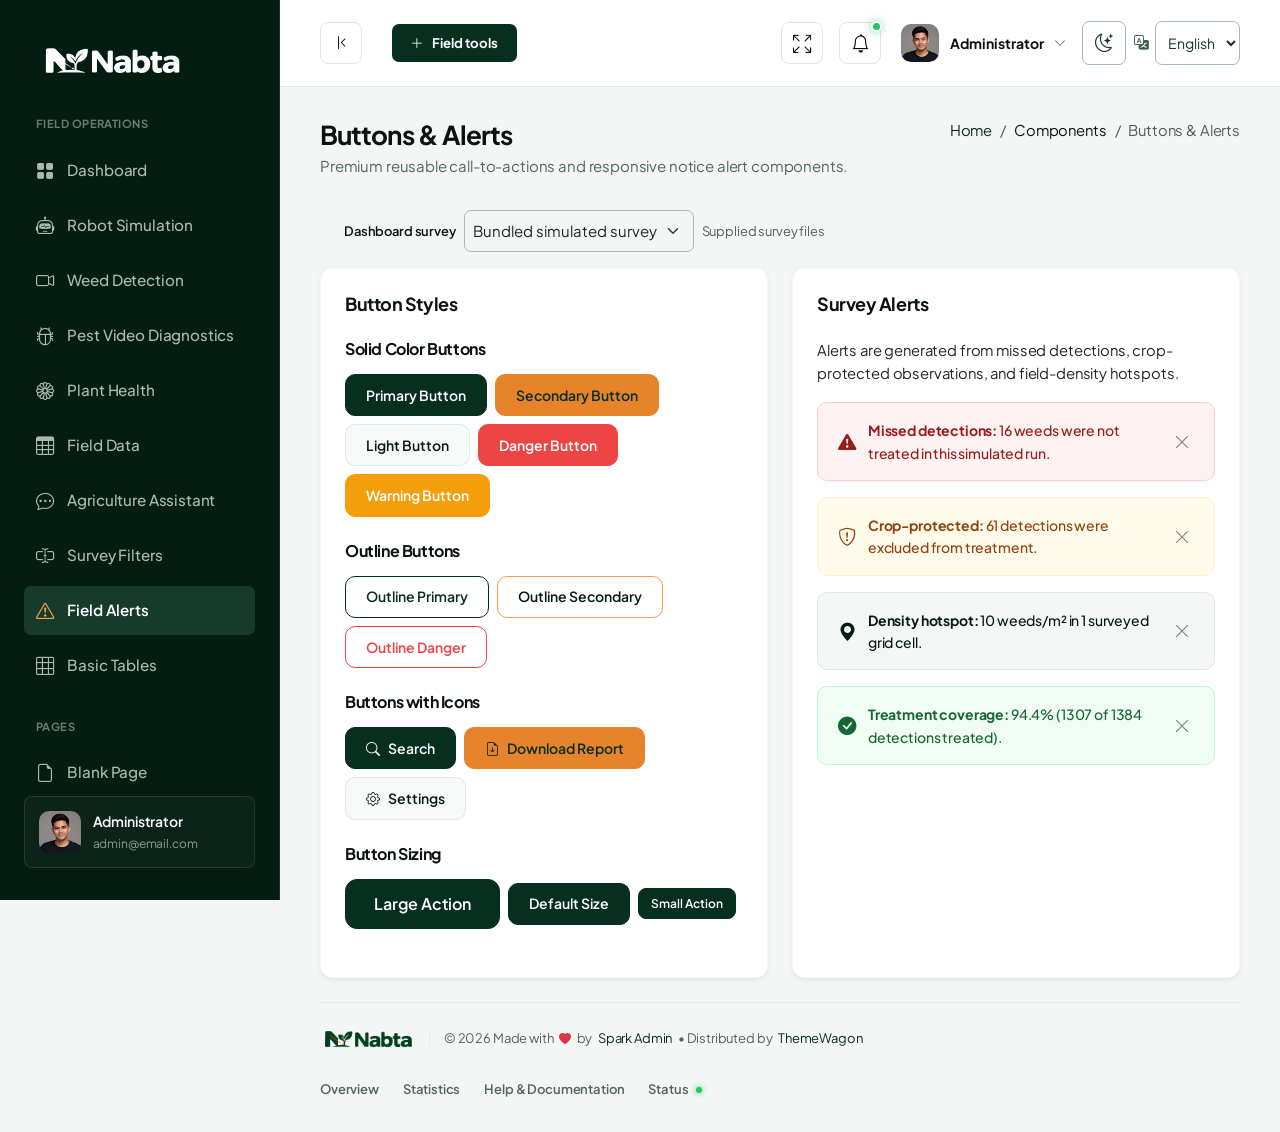
<file: ui-buttons.html>
<!DOCTYPE html>
<html lang="en">

<head>
  <meta charset="UTF-8">
  <meta name="viewport" content="width=device-width, initial-scale=1.0">
  <title>UI Button - Nabta Admin Dashboard</title>

  <!-- SEO Optimization -->
  <meta name="description" content="UI Button - Nabta Admin Dashboard">
  <meta name="author" content="Spark Admin Team">

  <!-- Favicon -->
  <link rel="icon" type="image/svg+xml" href="assets/images/nabta-icon.svg?v=2">

  <!-- Local Third-Party Libraries (100% Offline Compatible) -->
  <link rel="stylesheet" href="assets/libs/bootstrap/css/bootstrap.min.css">
  <link rel="stylesheet" href="assets/libs/bootstrap-icons/bootstrap-icons.css">
  <link rel="stylesheet" href="assets/libs/apexcharts/apexcharts.css">
  <link rel="stylesheet" href="assets/libs/flatpickr/flatpickr.min.css">

  <!-- Main Design System & Custom Stylesheet -->
  <link rel="stylesheet" href="assets/css/main.css?v=3">
  <link rel="stylesheet" href="assets/css/i18n.css?v=1">
  <script src="assets/js/translations.js?v=2"></script>
  <script src="assets/js/i18n.js?v=1"></script>
  <link rel="stylesheet" href="assets/css/themes.css?v=1">
  <script src="assets/js/theme.js?v=1"></script>
</head>

<body>

  <!-- ==========================================
         START: Sidebar Component
         Highly polished, dark-green navigation
         ========================================== -->
  <aside class="sidebar-wrapper" id="sidebar"></aside>
  <script src="assets/js/sidebar.js"></script>

  <div class="main-wrapper">

    <!-- START: Top Navbar Component -->
    <header class="navbar-custom">
      <div class="navbar-left">
        <!-- Desktop sidebar toggle -->
        <button class="btn-desktop-toggle d-none d-xl-flex align-items-center justify-content-center me-3"
          id="desktop-sidebar-toggle" aria-label="Minimize Sidebar">
          <i class="bi bi-chevron-bar-left"></i>
        </button>
        <!-- Mobile sidebar toggle -->
        <button class="sidebar-toggle-btn me-2" id="sidebar-toggle" aria-label="Toggle Navigation">
          <i class="bi bi-list"></i>
        </button>

        <!-- Quick Actions Dropdown -->
        <div class="dropdown ms-2">
          <button class="btn-quick-action dropdown-toggle" type="button" data-bs-toggle="dropdown" aria-expanded="false"
            id="quick-actions-dropdown">
            <i class="bi bi-plus-lg"></i>
            <span>Field tools</span>
          </button>
          <ul class="dropdown-menu dropdown-menu-quick-action" aria-labelledby="quick-actions-dropdown">
            <li class="dropdown-header">Quick Action Shortcuts</li>
            <li><a class="dropdown-item" href="simulation.html"><i class="bi bi-robot"></i> Start simulation</a></li>
            <li><a class="dropdown-item" href="plant-health.html"><i class="bi bi-flower1"></i> Analyze a leaf</a></li>
            <li><a class="dropdown-item" href="weed-detection.html"><i class="bi bi-camera-video"></i> Analyze a video</a></li>
            <li>
              <hr class="dropdown-divider">
            </li>
            <li><a class="dropdown-item" href="field-data.html"><i class="bi bi-table"></i> Browse field data</a></li>
          </ul>
        </div>
      </div>

      <!-- Right actions -->
      <div class="navbar-actions">
        <!-- Fullscreen Toggle -->
        <button class="navbar-action-btn me-1" aria-label="Toggle Fullscreen" id="btn-fullscreen">
          <i class="bi bi-arrows-fullscreen"></i>
        </button>
        <div class="dropdown">
          <button class="navbar-action-btn dropdown-toggle" type="button" data-bs-toggle="dropdown"
            aria-expanded="false" id="btn-notifications" data-bs-auto-close="outside">
            <i class="bi bi-bell"></i>
            <span class="navbar-action-badge"></span>
          </button>
          <div class="dropdown-menu dropdown-menu-end dropdown-menu-notification p-0"
            aria-labelledby="btn-notifications">
            <div class="notification-header">
              <h6 class="notification-title">Notifications</h6>
              <button class="btn-clear-all" type="button">Mark all read</button>
            </div>
            <div class="notification-list" id="field-notifications">
              <p class="notification-text px-3 py-2 mb-0">Loading field alerts...</p>
            </div>
            <a href="ui-buttons.html#dataset-alerts" class="notification-footer">View All Field Alerts</a>
          </div>
        </div>

        <!-- Profile Dropdown -->
        <div class="dropdown ms-2">
          <button class="navbar-profile-btn dropdown-toggle" type="button" data-bs-toggle="dropdown"
            aria-expanded="false" id="profile-dropdown">
            <img src="assets/images/avatar.png" alt="Profile Image" class="navbar-profile-img">
            <span class="navbar-profile-name d-none d-md-inline">Administrator</span>
            <i class="bi bi-chevron-down navbar-profile-caret"></i>
          </button>
          <ul class="dropdown-menu dropdown-menu-end dropdown-menu-profile" aria-labelledby="profile-dropdown">
            <li><a class="dropdown-item text-danger" href="page-login.html"><i class="bi bi-box-arrow-right"></i>
                Logout</a></li>
          </ul>
        </div>
      </div>
    </header>
    <!-- END: Top Navbar Component -->

    <!-- START: Page Header Banner -->
    <div class="page-header">
      <div>
        <h1 class="page-title">Buttons & Alerts</h1>
        <p class="page-subtitle">Premium reusable call-to-actions and responsive notice alert components.</p>
      </div>
      <nav aria-label="breadcrumb">
        <ol class="breadcrumb mb-0">
          <li class="breadcrumb-item"><a href="index.html" class="text-decoration-none text-muted-green">Home</a></li>
          <li class="breadcrumb-item text-muted-green">Components</li>
          <li class="breadcrumb-item active text-main" aria-current="page">Buttons & Alerts</li>
        </ol>
      </nav>
    </div>
    <!-- END: Page Header Banner -->
    <div id="field-data-error" class="alert alert-danger dataset-error" role="alert" hidden></div>

    <!-- START: Main Components Grid Layout -->
    <div class="row g-4 mb-4">

      <!-- Column 1: Custom Buttons -->
      <div class="col-12 col-lg-6">
        <div class="card border-light shadow-sm p-4 h-100">
          <h5 class="card-title mb-4">Button Styles</h5>

          <h6 class="mb-3">Solid Color Buttons</h6>
          <div class="d-flex flex-wrap gap-2 mb-4">
            <button class="btn-custom btn-custom-primary" type="button">Primary Button</button>
            <button class="btn-custom btn-custom-secondary" type="button">Secondary Button</button>
            <button class="btn-custom btn-custom-light" type="button">Light Button</button>
            <button class="btn-custom btn-custom-danger" type="button">Danger Button</button>
            <button class="btn-custom btn-custom-warning" type="button">Warning Button</button>
          </div>

          <h6 class="mb-3">Outline Buttons</h6>
          <div class="d-flex flex-wrap gap-2 mb-4">
            <button class="btn-custom btn-custom-outline-primary" type="button">Outline Primary</button>
            <button class="btn-custom btn-custom-outline-secondary" type="button">Outline Secondary</button>
            <button class="btn-custom btn-custom-outline-danger" type="button">Outline Danger</button>
          </div>

          <h6 class="mb-3">Buttons with Icons</h6>
          <div class="d-flex flex-wrap gap-2 mb-4">
            <button class="btn-custom btn-custom-primary" type="button">
              <i class="bi bi-search"></i> Search
            </button>
            <button class="btn-custom btn-custom-secondary" type="button">
              <i class="bi bi-file-earmark-arrow-down"></i> Download Report
            </button>
            <button class="btn-custom btn-custom-light" type="button">
              <i class="bi bi-gear"></i> Settings
            </button>
          </div>

          <h6 class="mb-3">Button Sizing</h6>
          <div class="d-flex flex-wrap align-items-center gap-2">
            <button class="btn-custom btn-custom-primary btn-custom-lg" type="button">Large Action</button>
            <button class="btn-custom btn-custom-primary" type="button">Default Size</button>
            <button class="btn-custom btn-custom-primary btn-custom-sm" type="button">Small Action</button>
          </div>
        </div>
      </div>

      <!-- Column 2: Dataset Alerts -->
      <div class="col-12 col-lg-6">
        <div class="card border-light shadow-sm p-4 h-100">
          <h5 class="card-title mb-4" id="dataset-alerts">Survey Alerts</h5>
          <p class="text-muted-green">Alerts are generated from missed detections, crop-protected observations, and field-density hotspots.</p>
          <div id="field-alert-list" aria-live="polite">
            <p class="text-muted-green">Loading survey alerts...</p>
          </div>
        </div>
      </div>

    </div>
    <!-- END: Main Components Grid Layout -->

    <!-- START: Footer Component -->
    <footer class="footer-custom">
      <div class="footer-left">
        <span class="footer-logo">
          <img src="assets/images/nabta-logo.png" alt="Nabta">
        </span>
        <span class="footer-separator">|</span>
        <span class="footer-copy">&copy; 2026 Made with <i class="bi bi-heart-fill text-danger footer-heart"></i> by<a
            href="https://sparkadminpro.gumroad.com/" target="_blank">Spark Admin</a>• Distributed by <a
            href="https://www.themewagon.com/" target="_blank">ThemeWagon</a> </span>
      </div>
      <div class="footer-right">
        <ul class="footer-links">
          <li><a href="#" class="footer-link">Overview</a></li>
          <li><a href="#" class="footer-link">Statistics</a></li>
          <li><a href="#" class="footer-link">Help & Documentation</a></li>
          <li><a href="#" class="footer-link">Status <span class="status-dot"></span></a></li>
        </ul>
      </div>
    </footer>
    <!-- END: Footer Component -->

  </div>
  <!-- ==========================================
         END: Main Content Area
         ========================================== -->

  <!-- Local Third-Party Libraries Script dependencies -->
  <script src="assets/libs/bootstrap/js/bootstrap.bundle.min.js"></script>
  <script src="assets/libs/apexcharts/apexcharts.min.js"></script>
  <script src="assets/libs/flatpickr/flatpickr.min.js"></script>

  <script src="assets/js/field-data.js"></script>
  <script src="assets/js/field-ui.js"></script>
  <script src="assets/js/field-alerts.js"></script>
  <!-- Local dashboard interactions controller -->
  <script src="assets/js/dashboard.js"></script>
</body>

</html>
</file>
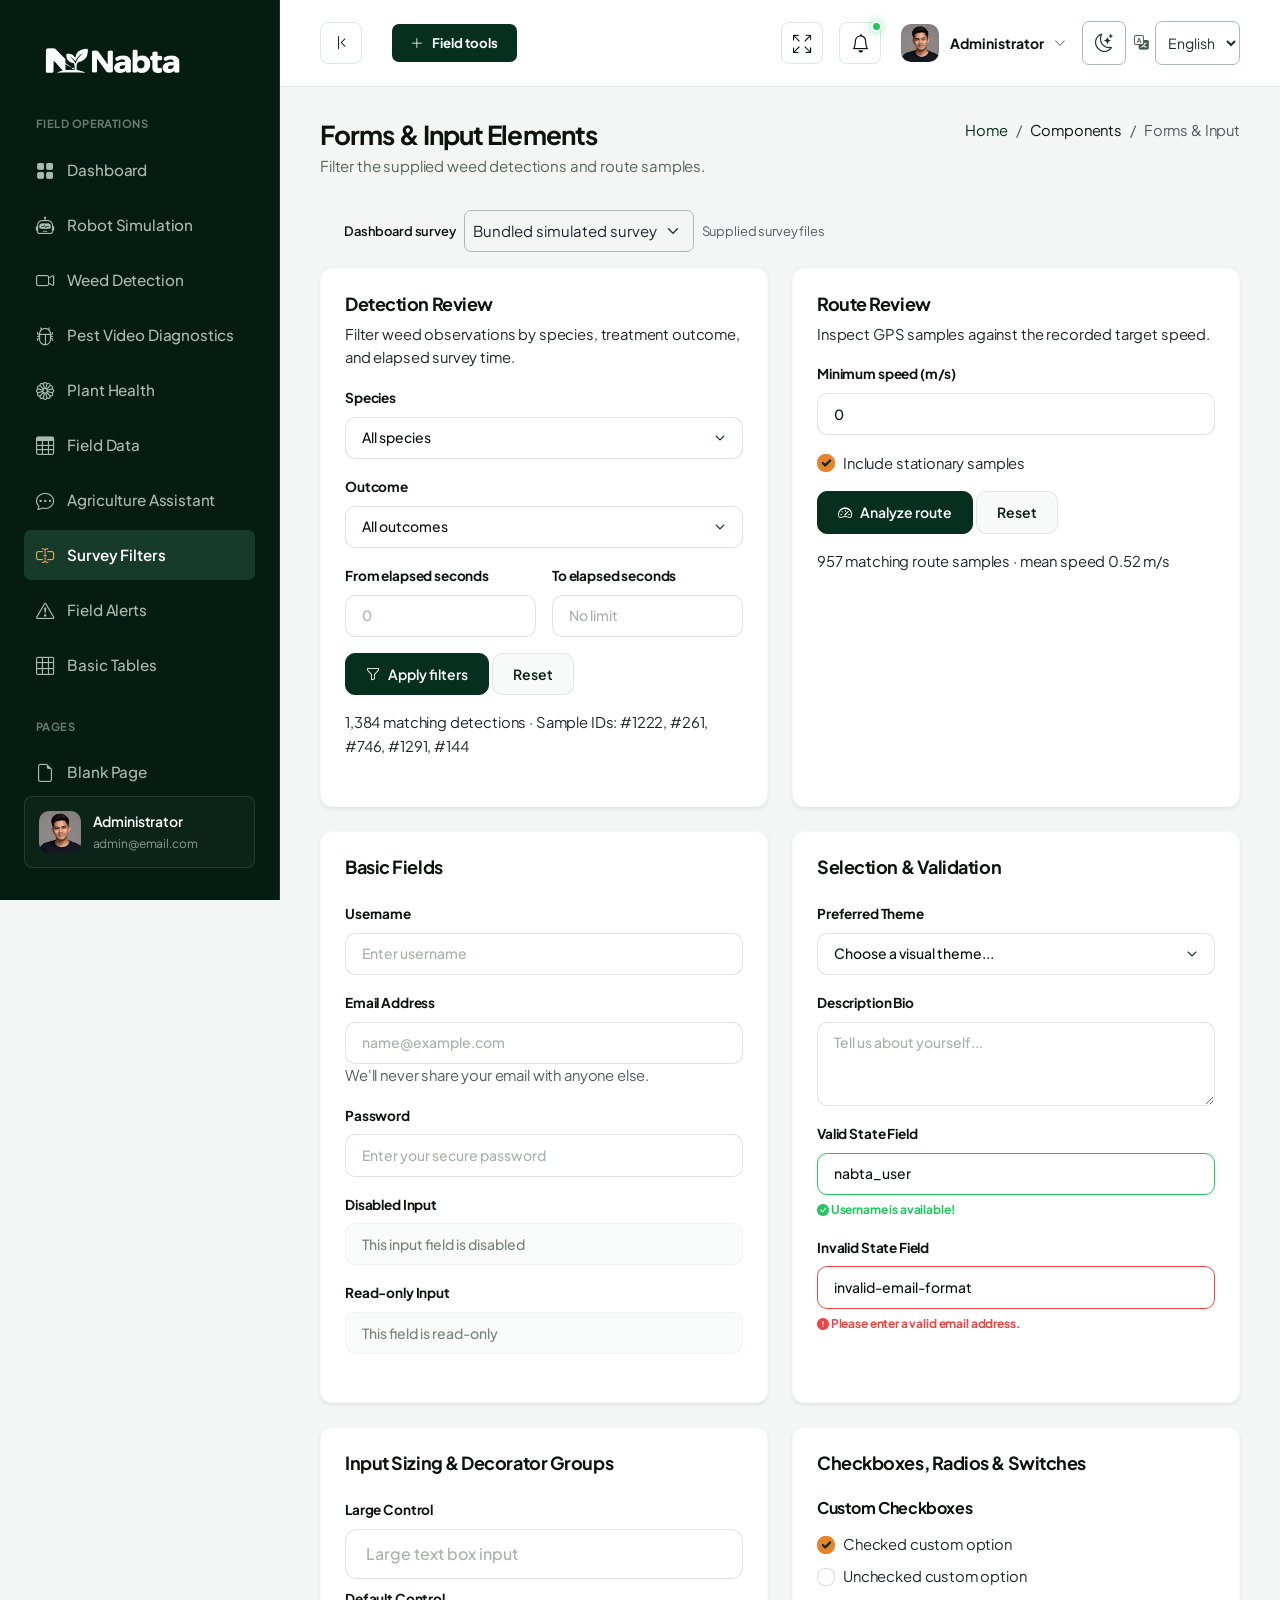
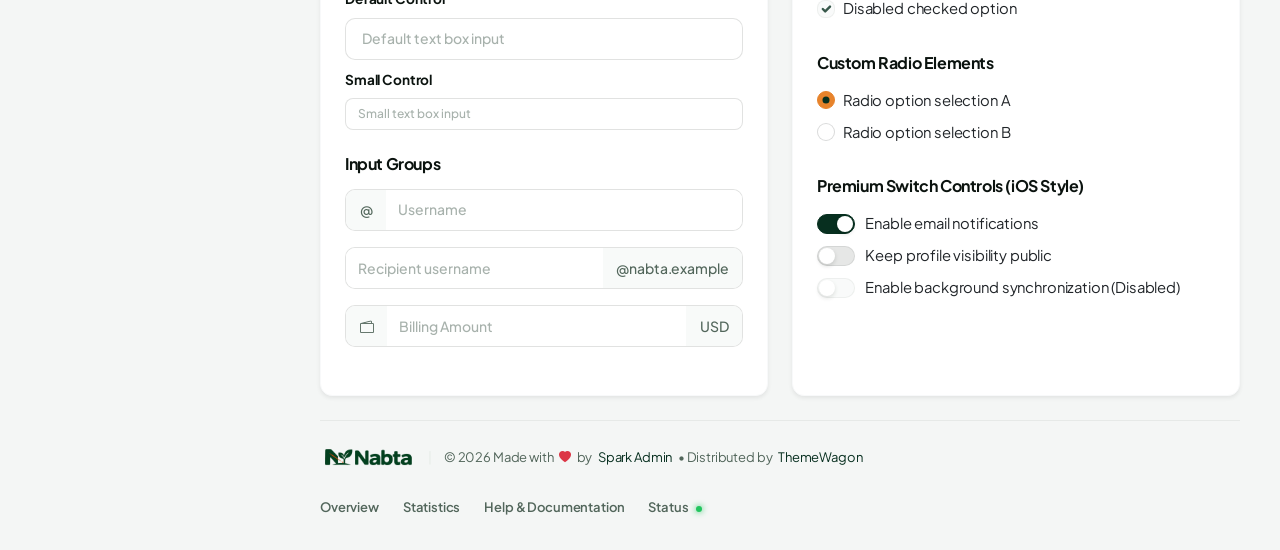
<file: ui-forms.html>
<!DOCTYPE html>
<html lang="en">

<head>
  <meta charset="UTF-8">
  <meta name="viewport" content="width=device-width, initial-scale=1.0">
  <title>UI Forms - Nabta Admin Dashboard</title>

  <!-- SEO Optimization -->
  <meta name="description" content="UI Forms - Nabta Admin Dashboard">
  <meta name="author" content="Spark Admin Team">

  <!-- Favicon -->
  <link rel="icon" type="image/svg+xml" href="assets/images/nabta-icon.svg?v=2">

  <!-- Local Third-Party Libraries (100% Offline Compatible) -->
  <link rel="stylesheet" href="assets/libs/bootstrap/css/bootstrap.min.css">
  <link rel="stylesheet" href="assets/libs/bootstrap-icons/bootstrap-icons.css">
  <link rel="stylesheet" href="assets/libs/apexcharts/apexcharts.css">
  <link rel="stylesheet" href="assets/libs/flatpickr/flatpickr.min.css">

  <!-- Main Design System & Custom Stylesheet -->
  <link rel="stylesheet" href="assets/css/main.css?v=3">
  <link rel="stylesheet" href="assets/css/i18n.css?v=1">
  <script src="assets/js/translations.js?v=2"></script>
  <script src="assets/js/i18n.js?v=1"></script>
  <link rel="stylesheet" href="assets/css/themes.css?v=1">
  <script src="assets/js/theme.js?v=1"></script>
</head>

<body>

  <!-- ==========================================
         START: Sidebar Component
         Highly polished, dark-green navigation
         ========================================== -->
  <aside class="sidebar-wrapper" id="sidebar"></aside>
  <script src="assets/js/sidebar.js"></script>

  <div class="main-wrapper">

    <!-- START: Top Navbar Component -->
    <header class="navbar-custom">
      <div class="navbar-left">
        <!-- Desktop sidebar toggle -->
        <button class="btn-desktop-toggle d-none d-xl-flex align-items-center justify-content-center me-3"
          id="desktop-sidebar-toggle" aria-label="Minimize Sidebar">
          <i class="bi bi-chevron-bar-left"></i>
        </button>
        <!-- Mobile sidebar toggle -->
        <button class="sidebar-toggle-btn me-2" id="sidebar-toggle" aria-label="Toggle Navigation">
          <i class="bi bi-list"></i>
        </button>

        <!-- Quick Actions Dropdown -->
        <div class="dropdown ms-2">
          <button class="btn-quick-action dropdown-toggle" type="button" data-bs-toggle="dropdown" aria-expanded="false"
            id="quick-actions-dropdown">
            <i class="bi bi-plus-lg"></i>
            <span>Field tools</span>
          </button>
          <ul class="dropdown-menu dropdown-menu-quick-action" aria-labelledby="quick-actions-dropdown">
            <li class="dropdown-header">Quick Action Shortcuts</li>
            <li><a class="dropdown-item" href="simulation.html"><i class="bi bi-robot"></i> Start simulation</a></li>
            <li><a class="dropdown-item" href="plant-health.html"><i class="bi bi-flower1"></i> Analyze a leaf</a></li>
            <li><a class="dropdown-item" href="weed-detection.html"><i class="bi bi-camera-video"></i> Analyze a video</a></li>
            <li>
              <hr class="dropdown-divider">
            </li>
            <li><a class="dropdown-item" href="field-data.html"><i class="bi bi-table"></i> Browse field data</a></li>
          </ul>
        </div>
      </div>

      <!-- Right actions -->
      <div class="navbar-actions">
        <!-- Fullscreen Toggle -->
        <button class="navbar-action-btn me-1" aria-label="Toggle Fullscreen" id="btn-fullscreen">
          <i class="bi bi-arrows-fullscreen"></i>
        </button>
        <div class="dropdown">
          <button class="navbar-action-btn dropdown-toggle" type="button" data-bs-toggle="dropdown"
            aria-expanded="false" id="btn-notifications" data-bs-auto-close="outside">
            <i class="bi bi-bell"></i>
            <span class="navbar-action-badge"></span>
          </button>
          <div class="dropdown-menu dropdown-menu-end dropdown-menu-notification p-0"
            aria-labelledby="btn-notifications">
            <div class="notification-header">
              <h6 class="notification-title">Notifications</h6>
              <button class="btn-clear-all" type="button">Mark all read</button>
            </div>
            <div class="notification-list" id="field-notifications">
              <p class="notification-text px-3 py-2 mb-0">Loading field alerts...</p>
            </div>
            <a href="ui-buttons.html#dataset-alerts" class="notification-footer">View All Field Alerts</a>
          </div>
        </div>

        <!-- Profile Dropdown -->
        <div class="dropdown ms-2">
          <button class="navbar-profile-btn dropdown-toggle" type="button" data-bs-toggle="dropdown"
            aria-expanded="false" id="profile-dropdown">
            <img src="assets/images/avatar.png" alt="Profile Image" class="navbar-profile-img">
            <span class="navbar-profile-name d-none d-md-inline">Administrator</span>
            <i class="bi bi-chevron-down navbar-profile-caret"></i>
          </button>
          <ul class="dropdown-menu dropdown-menu-end dropdown-menu-profile" aria-labelledby="profile-dropdown">
            <li class="dropdown-header">Welcome !</li>
            <li><a class="dropdown-item" href="#"><i class="bi bi-person"></i> My Account</a></li>
            <li><a class="dropdown-item" href="#"><i class="bi bi-gear"></i> Settings</a></li>
            <li>
              <hr class="dropdown-divider">
            </li>
            <li><a class="dropdown-item text-danger" href="page-login.html"><i class="bi bi-box-arrow-right"></i>
                Logout</a></li>
          </ul>
        </div>
      </div>
    </header>
    <!-- END: Top Navbar Component -->

    <!-- START: Page Header Banner -->
    <div class="page-header">
      <div>
        <h1 class="page-title">Forms & Input Elements</h1>
        <p class="page-subtitle">Filter the supplied weed detections and route samples.</p>
      </div>
      <nav aria-label="breadcrumb">
        <ol class="breadcrumb mb-0">
          <li class="breadcrumb-item"><a href="index.html" class="text-decoration-none text-muted-green">Home</a></li>
          <li class="breadcrumb-item text-muted-green">Components</li>
          <li class="breadcrumb-item active text-main" aria-current="page">Forms & Input</li>
        </ol>
      </nav>
    </div>
    <!-- END: Page Header Banner -->
    <div id="field-data-error" class="alert alert-danger dataset-error" role="alert" hidden></div>

    <div class="row g-4 mb-4">
      <div class="col-12 col-lg-6">
        <section class="card border-light shadow-sm p-4 h-100">
          <h2 class="card-title mb-2">Detection Review</h2>
          <p class="text-muted-green">Filter weed observations by species, treatment outcome, and elapsed survey time.</p>
          <form id="weed-filter-form">
            <div class="mb-3">
              <label for="filter-species" class="form-label-custom">Species</label>
              <select class="form-select-custom" id="filter-species">
                <option value="all">All species</option>
              </select>
            </div>
            <div class="mb-3">
              <label for="filter-outcome" class="form-label-custom">Outcome</label>
              <select class="form-select-custom" id="filter-outcome">
                <option value="all">All outcomes</option>
                <option value="treated">Treated</option>
                <option value="crop-protected">Crop protected</option>
                <option value="missed">Missed</option>
              </select>
            </div>
            <div class="row g-3">
              <div class="col-sm-6">
                <label for="filter-start-seconds" class="form-label-custom">From elapsed seconds</label>
                <input class="form-control-custom" id="filter-start-seconds" type="number" min="0" step="1" placeholder="0">
              </div>
              <div class="col-sm-6">
                <label for="filter-end-seconds" class="form-label-custom">To elapsed seconds</label>
                <input class="form-control-custom" id="filter-end-seconds" type="number" min="0" step="1" placeholder="No limit">
              </div>
            </div>
            <button class="btn-custom btn-custom-primary mt-3" type="submit">
              <i class="bi bi-funnel"></i> Apply filters
            </button>
            <button class="btn-custom btn-custom-light mt-3" type="reset">Reset</button>
          </form>
          <p id="weed-filter-result" class="mt-3 mb-0 text-muted-green" role="status">Loading detection data...</p>
        </section>
      </div>
      <div class="col-12 col-lg-6">
        <section class="card border-light shadow-sm p-4 h-100">
          <h2 class="card-title mb-2">Route Review</h2>
          <p class="text-muted-green">Inspect GPS samples against the recorded target speed.</p>
          <form id="route-filter-form">
            <div class="mb-3">
              <label for="route-min-speed" class="form-label-custom">Minimum speed (m/s)</label>
              <input class="form-control-custom" id="route-min-speed" type="number" min="0" max="2" step="0.1" value="0">
            </div>
            <div class="form-check-custom mb-3">
              <input class="form-check-input-custom" type="checkbox" id="route-include-stationary" checked>
              <label class="form-check-label" for="route-include-stationary">Include stationary samples</label>
            </div>
            <button class="btn-custom btn-custom-primary" type="submit">
              <i class="bi bi-speedometer2"></i> Analyze route
            </button>
            <button class="btn-custom btn-custom-light" type="reset">Reset</button>
          </form>
          <p id="route-filter-result" class="mt-3 mb-0 text-muted-green" role="status">Loading route data...</p>
        </section>
      </div>
    </div>

    <!-- START: Form Component Row Grid Layout -->
    <div class="row g-4 mb-4">

      <!-- Column 1: Basic controls -->
      <div class="col-12 col-lg-6">
        <div class="card border-light shadow-sm p-4 h-100">
          <h5 class="card-title mb-4">Basic Fields</h5>

          <!-- Text input -->
          <div class="mb-3">
            <label for="basicText" class="form-label-custom">Username</label>
            <input type="text" class="form-control-custom" id="basicText" placeholder="Enter username">
          </div>

          <!-- Email input -->
          <div class="mb-3">
            <label for="basicEmail" class="form-label-custom">Email Address</label>
            <input type="email" class="form-control-custom" id="basicEmail" placeholder="name@example.com">
            <span class="text-muted">We'll never share your email with anyone else.</span>
          </div>

          <!-- Password input -->
          <div class="mb-3">
            <label for="basicPassword" class="form-label-custom">Password</label>
            <input type="password" class="form-control-custom" id="basicPassword"
              placeholder="Enter your secure password">
          </div>

          <!-- Disabled State -->
          <div class="mb-3">
            <label for="basicDisabled" class="form-label-custom">Disabled Input</label>
            <input type="text" class="form-control-custom" id="basicDisabled" value="This input field is disabled"
              disabled>
          </div>

          <!-- Readonly State -->
          <div class="mb-0">
            <label for="basicReadonly" class="form-label-custom">Read-only Input</label>
            <input type="text" class="form-control-custom" id="basicReadonly" value="This field is read-only" readonly>
          </div>
        </div>
      </div>

      <!-- Column 2: Selection & Validation -->
      <div class="col-12 col-lg-6">
        <div class="card border-light shadow-sm p-4 h-100">
          <h5 class="card-title mb-4">Selection & Validation</h5>

          <!-- Custom dropdown select -->
          <div class="mb-3">
            <label for="selectControl" class="form-label-custom">Preferred Theme</label>
            <select class="form-select-custom" id="selectControl">
              <option selected disabled>Choose a visual theme...</option>
              <option value="light">Nabta Light Theme</option>
              <option value="dark">Nabta Dark Green Theme</option>
              <option value="forest">Forest Breeze Accent</option>
            </select>
          </div>

          <!-- Textarea layout -->
          <div class="mb-3">
            <label for="textareaControl" class="form-label-custom">Description Bio</label>
            <textarea class="form-control-custom" id="textareaControl" rows="3"
              placeholder="Tell us about yourself..."></textarea>
          </div>

          <!-- Valid feedback block -->
          <div class="mb-3">
            <label for="validInput" class="form-label-custom">Valid State Field</label>
            <input type="text" class="form-control-custom is-valid-custom" id="validInput" value="nabta_user">
            <div class="form-feedback-custom valid-custom">
              <i class="bi bi-check-circle-fill"></i> Username is available!
            </div>
          </div>

          <!-- Invalid feedback block -->
          <div class="mb-0">
            <label for="invalidInput" class="form-label-custom">Invalid State Field</label>
            <input type="email" class="form-control-custom is-invalid-custom" id="invalidInput"
              value="invalid-email-format">
            <div class="form-feedback-custom invalid-custom">
              <i class="bi bi-exclamation-circle-fill"></i> Please enter a valid email address.
            </div>
          </div>
        </div>
      </div>

      <!-- Column 3: Sizing & Groups -->
      <div class="col-12 col-lg-6">
        <div class="card border-light shadow-sm p-4 h-100">
          <h5 class="card-title mb-4">Input Sizing & Decorator Groups</h5>

          <!-- Sizing examples -->
          <div class="mb-4">
            <div class="mb-2">
              <label class="form-label-custom">Large Control</label>
              <input type="text" class="form-control-custom form-control-custom-lg" placeholder="Large text box input">
            </div>
            <div class="mb-2">
              <label class="form-label-custom">Default Control</label>
              <input type="text" class="form-control-custom" placeholder="Default text box input">
            </div>
            <div>
              <label class="form-label-custom">Small Control</label>
              <input type="text" class="form-control-custom form-control-custom-sm" placeholder="Small text box input">
            </div>
          </div>

          <h6 class="mb-3">Input Groups</h6>

          <!-- Prepend group -->
          <div class="mb-3">
            <div class="input-group-custom">
              <span class="input-group-text-custom">@</span>
              <input type="text" class="form-control-custom" placeholder="Username">
            </div>
          </div>

          <!-- Append group -->
          <div class="mb-3">
            <div class="input-group-custom">
              <input type="text" class="form-control-custom" placeholder="Recipient username">
              <span class="input-group-text-custom">@nabta.example</span>
            </div>
          </div>

          <!-- Prepend + Append Icon group -->
          <div class="mb-0">
            <div class="input-group-custom">
              <span class="input-group-text-custom"><i class="bi bi-wallet2"></i></span>
              <input type="text" class="form-control-custom" placeholder="Billing Amount">
              <span class="input-group-text-custom">USD</span>
            </div>
          </div>
        </div>
      </div>

      <!-- Column 4: Checkboxes, Radios & iOS Switches -->
      <div class="col-12 col-lg-6">
        <div class="card border-light shadow-sm p-4 h-100">
          <h5 class="card-title mb-4">Checkboxes, Radios & Switches</h5>

          <h6 class="mb-3">Custom Checkboxes</h6>
          <div class="mb-4">
            <div class="form-check-custom">
              <input class="form-check-input-custom" type="checkbox" id="checkActive" checked>
              <label class="form-check-label" for="checkActive">Checked custom option</label>
            </div>
            <div class="form-check-custom">
              <input class="form-check-input-custom" type="checkbox" id="checkInactive">
              <label class="form-check-label" for="checkInactive">Unchecked custom option</label>
            </div>
            <div class="form-check-custom">
              <input class="form-check-input-custom" type="checkbox" id="checkDisabled" disabled checked>
              <label class="form-check-label" for="checkDisabled">Disabled checked option</label>
            </div>
          </div>

          <h6 class="mb-3">Custom Radio Elements</h6>
          <div class="mb-4">
            <div class="form-check-custom">
              <input class="form-check-input-custom" type="radio" name="radioGroup" id="radioOne" checked>
              <label class="form-check-label" for="radioOne">Radio option selection A</label>
            </div>
            <div class="form-check-custom">
              <input class="form-check-input-custom" type="radio" name="radioGroup" id="radioTwo">
              <label class="form-check-label" for="radioTwo">Radio option selection B</label>
            </div>
          </div>

          <h6 class="mb-3">Premium Switch Controls (iOS Style)</h6>
          <div>
            <div class="form-switch-custom">
              <input class="form-switch-input-custom" type="checkbox" id="switchOne" checked>
              <label class="form-switch-label" for="switchOne">Enable email notifications</label>
            </div>
            <div class="form-switch-custom">
              <input class="form-switch-input-custom" type="checkbox" id="switchTwo">
              <label class="form-switch-label" for="switchTwo">Keep profile visibility public</label>
            </div>
            <div class="form-switch-custom">
              <input class="form-switch-input-custom" type="checkbox" id="switchThree" disabled>
              <label class="form-switch-label" for="switchThree">Enable background synchronization (Disabled)</label>
            </div>
          </div>
        </div>
      </div>

    </div>
    <!-- END: Form Component Row Grid Layout -->

    <!-- START: Footer Component -->
    <footer class="footer-custom">
      <div class="footer-left">
        <span class="footer-logo">
          <img src="assets/images/nabta-logo.png" alt="Nabta">
        </span>
        <span class="footer-separator">|</span>
        <span class="footer-copy">&copy; 2026 Made with <i class="bi bi-heart-fill text-danger footer-heart"></i> by<a
            href="https://sparkadminpro.gumroad.com/" target="_blank">Spark Admin</a>• Distributed by <a
            href="https://www.themewagon.com/" target="_blank">ThemeWagon</a> </span>
      </div>
      <div class="footer-right">
        <ul class="footer-links">
          <li><a href="#" class="footer-link">Overview</a></li>
          <li><a href="#" class="footer-link">Statistics</a></li>
          <li><a href="#" class="footer-link">Help & Documentation</a></li>
          <li><a href="#" class="footer-link">Status <span class="status-dot"></span></a></li>
        </ul>
      </div>
    </footer>
    <!-- END: Footer Component -->

  </div>
  <!-- ==========================================
         END: Main Content Area
         ========================================== -->

  <!-- Local Third-Party Libraries Script dependencies -->
  <script src="assets/libs/bootstrap/js/bootstrap.bundle.min.js"></script>
  <script src="assets/libs/apexcharts/apexcharts.min.js"></script>
  <script src="assets/libs/flatpickr/flatpickr.min.js"></script>

  <script src="assets/js/field-data.js"></script>
  <script src="assets/js/field-ui.js"></script>
  <script src="assets/js/field-forms.js"></script>
  <!-- Local dashboard interactions controller -->
  <script src="assets/js/dashboard.js"></script>
</body>

</html>
</file>
<file: assets/libs/apexcharts/apexcharts.css>
@keyframes opaque {
  0% {
    opacity: 0
  }

  to {
    opacity: 1
  }
}

@keyframes resizeanim {

  0%,
  to {
    opacity: 0
  }
}

.apexcharts-canvas {
  position: relative;
  direction: ltr !important;
  user-select: none;
  /* Focus indicator colour. Themes override below. */
  --apexcharts-focus-color: #008FFB;
}

/* Dark theme & high-contrast: brighter focus colour for sufficient contrast. */
.apexcharts-canvas .apexcharts-theme-dark,
.apexcharts-theme-dark.apexcharts-canvas {
  --apexcharts-focus-color: #FFD500;
}
.apexcharts-canvas.apexcharts-high-contrast,
.apexcharts-high-contrast.apexcharts-canvas {
  --apexcharts-focus-color: #FFFF00;
}

/* Visually-hidden aria-live status region (WCAG 4.1.3 Status Messages). */
.apexcharts-sr-status {
  position: absolute;
  width: 1px;
  height: 1px;
  padding: 0;
  margin: -1px;
  overflow: hidden;
  clip: rect(0, 0, 0, 0);
  white-space: nowrap;
  border: 0;
}

/* Respect OS-level reduced-motion preference (WCAG 2.3.3). */
@media (prefers-reduced-motion: reduce) {
  .apexcharts-canvas *,
  .apexcharts-canvas *::before,
  .apexcharts-canvas *::after {
    animation-duration: 0.01ms !important;
    animation-iteration-count: 1 !important;
    transition-duration: 0.01ms !important;
  }
}

.apexcharts-canvas ::-webkit-scrollbar {
  -webkit-appearance: none;
  width: 6px
}

.apexcharts-canvas ::-webkit-scrollbar-thumb {
  border-radius: 4px;
  background-color: rgba(0, 0, 0, .5);
  box-shadow: 0 0 1px rgba(255, 255, 255, .5);
  -webkit-box-shadow: 0 0 1px rgba(255, 255, 255, .5)
}

.apexcharts-inner {
  position: relative
}

.apexcharts-text tspan {
  font-family: inherit
}

rect.legend-mouseover-inactive,
.legend-mouseover-inactive rect,
.legend-mouseover-inactive path,
.legend-mouseover-inactive circle,
.legend-mouseover-inactive line,
.legend-mouseover-inactive text.apexcharts-yaxis-title-text,
.legend-mouseover-inactive text.apexcharts-yaxis-label {
  transition: .15s ease all;
  opacity: .2
}

.apexcharts-legend-text {
  padding-left: 15px;
  margin-left: -15px;
}

.apexcharts-legend-series[role="button"]:focus {
  outline: 2px solid var(--apexcharts-focus-color, #008FFB);
  outline-offset: 2px;
}

.apexcharts-legend-series[role="button"]:focus:not(:focus-visible) {
  outline: none;
}

.apexcharts-legend-series[role="button"]:focus-visible {
  outline: 2px solid var(--apexcharts-focus-color, #008FFB);
  outline-offset: 2px;
}

.apexcharts-series-collapsed {
  opacity: 0
}

.apexcharts-canvas svg:focus:not(:focus-visible) {
  outline: none;
}

/* Keyboard navigation focus indicator on SVG data elements.
   SVG elements don't support CSS outline, so we use stroke. */
.apexcharts-bar-area.apexcharts-keyboard-focused,
.apexcharts-candlestick-area.apexcharts-keyboard-focused,
.apexcharts-boxPlot-area.apexcharts-keyboard-focused,
.apexcharts-rangebar-area.apexcharts-keyboard-focused,
.apexcharts-pie-area.apexcharts-keyboard-focused,
.apexcharts-heatmap-rect.apexcharts-keyboard-focused,
.apexcharts-treemap-rect.apexcharts-keyboard-focused {
  stroke: var(--apexcharts-focus-color, #008FFB);
  stroke-width: 2;
  stroke-opacity: 1;
}

.apexcharts-tooltip {
  --apx-tt-bg: #ffffff;
  --apx-tt-border: rgba(15, 23, 42, 0.06);
  /* Layered shadow: tight inner contact + soft outer drop. The two Y
   * offsets are exposed as variables so they flip in sync with the
   * arrow when the tooltip is below the data point — see the
   * `[data-placement="bottom"]` rule further down. */
  --apx-tt-shadow-y-mid: 8px;
  --apx-tt-shadow-y-far: 16px;
  --apx-tt-shadow: 0 0 0 1px rgba(15, 23, 42, 0.04), 0 var(--apx-tt-shadow-y-mid) 16px -6px rgba(15, 23, 42, 0.12), 0 var(--apx-tt-shadow-y-far) 36px -12px rgba(15, 23, 42, 0.18);
  --apx-tt-arrow-bg: var(--apx-tt-bg);
  /* Two stacked drop-shadows: the first is a tight contact halo for
   * edge definition against light chart backgrounds; the second is a
   * softer directional drop that lifts the arrow off the surface.
   * `--apx-tt-arrow-drop-y` is the Y offset of the directional drop;
   * a per-placement rule below flips it to negative when the tooltip
   * is below the data point (arrow on top) so the shadow always
   * casts outward instead of into the tooltip body. */
  --apx-tt-arrow-drop-y: 2px;
  --apx-tt-arrow-shadow: drop-shadow(0 0 0.5px rgba(15, 23, 42, 0.2)) drop-shadow(0 var(--apx-tt-arrow-drop-y) 4px rgba(15, 23, 42, 0.2));
  --apx-tt-color: #0f172a;
  --apx-tt-color-muted: rgba(15, 23, 42, 0.55);
  border-radius: 8px;
  background: var(--apx-tt-bg);
  border: 1px solid var(--apx-tt-border);
  box-shadow: var(--apx-tt-shadow);
  color: var(--apx-tt-color);
  cursor: default;
  font-size: 13px;
  left: 0;
  top: 0;
  opacity: 0;
  pointer-events: none;
  position: absolute;
  display: flex;
  flex-direction: column;
  padding: 2px 0;
  white-space: nowrap;
  z-index: 12;
  transition: opacity .12s ease
}

/* While the tooltip is visible, smoothly animate position changes
 * between data points. Kept short (160 ms) and ease-out so it stays
 * responsive — too long would feel laggy when sweeping across many
 * points fast. The position transition is only attached after the
 * first paint (Position.applyTooltipPosition flips `data-positioned`
 * once the tooltip has been placed) so the *first* show doesn't slide
 * the tooltip in from the previously-stale (0,0) coordinates. */
.apexcharts-tooltip.apexcharts-active {
  opacity: 1;
  transition: opacity .12s ease
}
.apexcharts-tooltip.apexcharts-active[data-positioned="true"] {
  transition: opacity .12s ease, left .16s ease-out, top .16s ease-out
}

.apexcharts-tooltip.apexcharts-theme-light {
  /* defaults already set above; class kept for backward-compat selectors */
}

.apexcharts-tooltip.apexcharts-theme-dark {
  --apx-tt-bg: #1c1c1f;
  --apx-tt-border: rgba(255, 255, 255, 0.08);
  --apx-tt-shadow: 0 0 0 1px rgba(0, 0, 0, 0.4), 0 var(--apx-tt-shadow-y-mid) 16px -6px rgba(0, 0, 0, 0.45), 0 var(--apx-tt-shadow-y-far) 36px -12px rgba(0, 0, 0, 0.55);
  --apx-tt-arrow-shadow: drop-shadow(0 0 0.5px rgba(0, 0, 0, 0.55)) drop-shadow(0 var(--apx-tt-arrow-drop-y) 4px rgba(0, 0, 0, 0.45));
  --apx-tt-color: #f3f4f6;
  --apx-tt-color-muted: rgba(243, 244, 246, 0.55);
}

.apexcharts-tooltip * {
  font-family: inherit
}

.apexcharts-tooltip-title {
  padding: 8px 12px 4px;
  font-size: 12px;
  font-weight: 600;
  letter-spacing: 0.01em;
  color: var(--apx-tt-color-muted);
  background: transparent;
  border-bottom: none;
  margin-bottom: 0
}

.apexcharts-tooltip.apexcharts-theme-light .apexcharts-tooltip-title,
.apexcharts-tooltip.apexcharts-theme-dark .apexcharts-tooltip-title {
  background: transparent;
  border-bottom: none
}

/* `fillSeriesColor`: each series-group already paints itself with the
 * series colour. Drop the glass body entirely (transparent bg, no
 * border, no backdrop-filter, no padding) and clip the coloured
 * series-group(s) to the tooltip's rounded corners so they fill the
 * shell edge-to-edge. Text inside the coloured group is forced to
 * white for contrast. */
.apexcharts-tooltip.apexcharts-tooltip-fill-series {
  background: transparent;
  -webkit-backdrop-filter: none;
  backdrop-filter: none;
  border: none;
  padding: 0;
  overflow: hidden;
  color: #fff
}

.apexcharts-tooltip.apexcharts-tooltip-fill-series .apexcharts-tooltip-title {
  background: rgba(0, 0, 0, 0.22);
  color: #fff;
  opacity: 1;
  padding: 6px 12px
}

.apexcharts-tooltip.apexcharts-tooltip-fill-series .apexcharts-tooltip-series-group {
  color: #fff
}

/* Arrow connector — sits *entirely outside* the tooltip body. Shares
 * the body's solid fill so it reads as a single shape. `filter:
 * drop-shadow` traces the clipped triangle outline (a regular
 * `box-shadow` would be erased by the `clip-path`). */
.apexcharts-tooltip-arrow {
  position: absolute;
  width: 7px;
  height: 14px;
  background: var(--apx-tt-arrow-bg);
  /* The variable already contains the full `drop-shadow(...) ...` filter
   * chain (stacked shadows) so it's applied raw. */
  -webkit-filter: var(--apx-tt-arrow-shadow);
  filter: var(--apx-tt-arrow-shadow);
  pointer-events: none;
  top: calc(var(--apx-tt-arrow-y, 50%) - 7px)
}

.apexcharts-tooltip[data-placement="right"] .apexcharts-tooltip-arrow {
  left: -7px;
  clip-path: polygon(0 50%, 100% 0, 100% 100%)
}

.apexcharts-tooltip[data-placement="left"] .apexcharts-tooltip-arrow {
  right: -7px;
  clip-path: polygon(100% 50%, 0 0, 0 100%)
}

/* Vertical arrow variants: tooltip is above/below the data point and the
 * arrow points down/up. The base rule above uses `--apx-tt-arrow-y` for
 * left/right placement; for top/bottom we re-orient the rectangle and
 * use `--apx-tt-arrow-x` (set by applyTooltipPosition). */
.apexcharts-tooltip[data-placement="top"] .apexcharts-tooltip-arrow,
.apexcharts-tooltip[data-placement="bottom"] .apexcharts-tooltip-arrow {
  width: 14px;
  height: 7px;
  top: auto;
  left: calc(var(--apx-tt-arrow-x, 50%) - 7px)
}

.apexcharts-tooltip[data-placement="top"] .apexcharts-tooltip-arrow {
  bottom: -7px;
  clip-path: polygon(50% 100%, 0 0, 100% 0)
}

.apexcharts-tooltip[data-placement="bottom"] .apexcharts-tooltip-arrow {
  top: -7px;
  clip-path: polygon(50% 0, 0 100%, 100% 100%)
}

/* When the tooltip is flipped below the data point (arrow on top
 * pointing up), the default downward-biased shadows leave the top
 * edge of both the body *and* the arrow undefined. Flipping every
 * Y offset to negative casts the entire elevation upward so the
 * shadow falls between the tooltip and the bar above. */
.apexcharts-tooltip[data-placement="bottom"] {
  --apx-tt-shadow-y-mid: -8px;
  --apx-tt-shadow-y-far: -16px;
  --apx-tt-arrow-drop-y: -2px
}

.apexcharts-tooltip-text-goals-value,
.apexcharts-tooltip-text-y-value,
.apexcharts-tooltip-text-z-value {
  display: inline-block;
  margin-left: 5px;
  font-weight: 600
}

.apexcharts-tooltip-text-goals-label:empty,
.apexcharts-tooltip-text-goals-value:empty,
.apexcharts-tooltip-text-y-label:empty,
.apexcharts-tooltip-text-y-value:empty,
.apexcharts-tooltip-text-z-value:empty,
.apexcharts-tooltip-title:empty {
  display: none
}

.apexcharts-tooltip-text-goals-label,
.apexcharts-tooltip-text-goals-value {
  padding: 6px 0 5px
}

.apexcharts-tooltip-goals-group,
.apexcharts-tooltip-text-goals-label,
.apexcharts-tooltip-text-goals-value {
  display: flex
}

.apexcharts-tooltip-text-goals-label:not(:empty),
.apexcharts-tooltip-text-goals-value:not(:empty) {
  margin-top: -6px
}

.apexcharts-tooltip-marker {
  display: inline-flex;
  align-items: center;
  justify-content: center;
  position: relative;
  width: 12px;
  height: 12px;
  margin-right: 6px;
  vertical-align: middle;
  color: inherit;
}

.apexcharts-tooltip-marker svg {
  width: 100%;
  height: 100%;
  display: block;
}

.apexcharts-tooltip-series-group {
  padding: 4px 12px;
  display: none;
  gap: 8px;
  text-align: left;
  justify-content: left;
  align-items: center
}

.apexcharts-tooltip-series-group.apexcharts-active .apexcharts-tooltip-marker {
  opacity: 1
}

.apexcharts-tooltip-series-group.apexcharts-active:last-child,
.apexcharts-tooltip-series-group:last-child {
  padding-bottom: 8px
}

.apexcharts-tooltip-y-group {
  padding: 6px 0 5px
}

.apexcharts-custom-tooltip,
.apexcharts-tooltip-box {
  padding: 4px 8px
}

.apexcharts-tooltip-boxPlot {
  display: flex;
  flex-direction: column-reverse
}

.apexcharts-tooltip-box>div {
  margin: 4px 0
}

.apexcharts-tooltip-box span.value {
  font-weight: 700
}

.apexcharts-tooltip-rangebar {
  padding: 5px 8px
}

.apexcharts-tooltip-rangebar .category {
  font-weight: 600;
  color: #777
}

.apexcharts-tooltip-rangebar .series-name {
  font-weight: 700;
  display: block;
  margin-bottom: 5px
}

/* X/Y axis tooltips — small popovers that label the crosshair on the
 * axes. Restyled to match the modern data-tooltip palette: solid white
 * body with a subtle border + soft drop-shadow, smaller font, rounded
 * corners. The arrows still use the CSS border-triangle technique
 * (cheap, crisp at small sizes); their colours flow from CSS variables
 * so light/dark themes only need one override per axis. */
.apexcharts-xaxistooltip,
.apexcharts-yaxistooltip {
  --apx-axt-bg: #ffffff;
  --apx-axt-border: rgba(15, 23, 42, 0.08);
  --apx-axt-color: #0f172a;
  --apx-axt-shadow: 0 4px 12px -4px rgba(15, 23, 42, 0.18), 0 1px 3px -1px rgba(15, 23, 42, 0.12);
  opacity: 0;
  pointer-events: none;
  color: var(--apx-axt-color);
  font-size: 12px;
  font-weight: 500;
  text-align: center;
  border-radius: 6px;
  position: absolute;
  z-index: 10;
  background: var(--apx-axt-bg);
  border: 1px solid var(--apx-axt-border);
  box-shadow: var(--apx-axt-shadow)
}

.apexcharts-xaxistooltip.apexcharts-theme-dark,
.apexcharts-yaxistooltip.apexcharts-theme-dark {
  --apx-axt-bg: #1c1c1f;
  --apx-axt-border: rgba(255, 255, 255, 0.1);
  --apx-axt-color: #f3f4f6;
  --apx-axt-shadow: 0 4px 12px -4px rgba(0, 0, 0, 0.55), 0 1px 3px -1px rgba(0, 0, 0, 0.45)
}

.apexcharts-xaxistooltip {
  padding: 4px 8px;
  transition: .15s ease all
}

.apexcharts-xaxistooltip:after,
.apexcharts-xaxistooltip:before {
  left: 50%;
  border: solid transparent;
  content: " ";
  height: 0;
  width: 0;
  position: absolute;
  pointer-events: none
}

/* :before paints the 1px border outline of the triangle (slightly larger
 * than :after); :after sits inside and paints the fill — leaves a 1px
 * ring of :before visible at the edges. */
.apexcharts-xaxistooltip:after {
  border-color: transparent;
  border-width: 5px;
  margin-left: -5px
}

.apexcharts-xaxistooltip:before {
  border-color: transparent;
  border-width: 6px;
  margin-left: -6px
}

.apexcharts-xaxistooltip-bottom:after,
.apexcharts-xaxistooltip-bottom:before {
  bottom: 100%
}

.apexcharts-xaxistooltip-top:after,
.apexcharts-xaxistooltip-top:before {
  top: 100%
}

.apexcharts-xaxistooltip-bottom:after {
  border-bottom-color: var(--apx-axt-bg)
}

.apexcharts-xaxistooltip-bottom:before {
  border-bottom-color: var(--apx-axt-border)
}

.apexcharts-xaxistooltip-top:after {
  border-top-color: var(--apx-axt-bg)
}

.apexcharts-xaxistooltip-top:before {
  border-top-color: var(--apx-axt-border)
}

.apexcharts-xaxistooltip.apexcharts-active {
  opacity: 1;
  transition: .15s ease all
}

.apexcharts-yaxistooltip {
  padding: 3px 8px
}

.apexcharts-yaxistooltip:after,
.apexcharts-yaxistooltip:before {
  top: 50%;
  border: solid transparent;
  content: " ";
  height: 0;
  width: 0;
  position: absolute;
  pointer-events: none
}

.apexcharts-yaxistooltip:after {
  border-color: transparent;
  border-width: 5px;
  margin-top: -5px
}

.apexcharts-yaxistooltip:before {
  border-color: transparent;
  border-width: 6px;
  margin-top: -6px
}

.apexcharts-yaxistooltip-left:after,
.apexcharts-yaxistooltip-left:before {
  left: 100%
}

.apexcharts-yaxistooltip-right:after,
.apexcharts-yaxistooltip-right:before {
  right: 100%
}

.apexcharts-yaxistooltip-left:after {
  border-left-color: var(--apx-axt-bg)
}

.apexcharts-yaxistooltip-left:before {
  border-left-color: var(--apx-axt-border)
}

.apexcharts-yaxistooltip-right:after {
  border-right-color: var(--apx-axt-bg)
}

.apexcharts-yaxistooltip-right:before {
  border-right-color: var(--apx-axt-border)
}

.apexcharts-yaxistooltip.apexcharts-active {
  opacity: 1
}

.apexcharts-yaxistooltip-hidden {
  display: none
}

.apexcharts-xcrosshairs,
.apexcharts-ycrosshairs {
  pointer-events: none;
  opacity: 0;
  transition: .15s ease all
}

.apexcharts-xcrosshairs.apexcharts-active,
.apexcharts-ycrosshairs.apexcharts-active {
  opacity: 1;
  transition: .15s ease all
}

.apexcharts-ycrosshairs-hidden {
  opacity: 0
}

.apexcharts-selection-rect {
  cursor: move
}

.svg_select_shape {
  stroke-width: 1;
  stroke-dasharray: 10 10;
  stroke: black;
  stroke-opacity: 0.1;
  pointer-events: none;
  fill: none;
}

.svg_select_handle {
  stroke-width: 3;
  stroke: black;
  fill: none;
}

.svg_select_handle_r {
  cursor: e-resize;
}

.svg_select_handle_l {
  cursor: w-resize;
}

.apexcharts-svg.apexcharts-zoomable.hovering-zoom {
  cursor: crosshair
}

.apexcharts-svg.apexcharts-zoomable.hovering-pan {
  cursor: move
}

.apexcharts-menu-icon,
.apexcharts-pan-icon,
.apexcharts-reset-icon,
.apexcharts-selection-icon,
.apexcharts-toolbar-custom-icon,
.apexcharts-zoom-icon,
.apexcharts-zoomin-icon,
.apexcharts-zoomout-icon {
  cursor: pointer;
  /* WCAG 2.5.8 Target Size (Minimum): 24×24 CSS px hit target. */
  width: 26px;
  height: 24px;
  line-height: 24px;
  color: #6e8192;
  text-align: center;
  /* Reset native <button> chrome — these are styled via SVG icons. */
  padding: 0;
  margin: 0;
  background: transparent;
  border: 0;
  border-radius: 5px;
  display: inline-flex;
  align-items: center;
  justify-content: center;
  transition: background-color .12s ease, color .12s ease;
}

.apexcharts-menu-icon svg,
.apexcharts-pan-icon svg,
.apexcharts-reset-icon svg,
.apexcharts-selection-icon svg,
.apexcharts-zoom-icon svg,
.apexcharts-zoomin-icon svg,
.apexcharts-zoomout-icon svg {
  width: 18px;
  height: 18px;
  fill: none;
  stroke: currentColor;
  stroke-width: 2;
  stroke-linecap: round;
  stroke-linejoin: round
}

.apexcharts-theme-dark .apexcharts-menu-icon,
.apexcharts-theme-dark .apexcharts-pan-icon,
.apexcharts-theme-dark .apexcharts-reset-icon,
.apexcharts-theme-dark .apexcharts-selection-icon,
.apexcharts-theme-dark .apexcharts-toolbar-custom-icon,
.apexcharts-theme-dark .apexcharts-zoom-icon,
.apexcharts-theme-dark .apexcharts-zoomin-icon,
.apexcharts-theme-dark .apexcharts-zoomout-icon {
  color: #d4d6dc
}

.apexcharts-canvas .apexcharts-pan-icon.apexcharts-selected,
.apexcharts-canvas .apexcharts-reset-zoom-icon.apexcharts-selected,
.apexcharts-canvas .apexcharts-selection-icon.apexcharts-selected,
.apexcharts-canvas .apexcharts-zoom-icon.apexcharts-selected {
  background: rgba(0, 143, 251, 0.12);
  color: #008ffb
}

.apexcharts-theme-light .apexcharts-menu-icon:hover,
.apexcharts-theme-light .apexcharts-pan-icon:not(.apexcharts-selected):hover,
.apexcharts-theme-light .apexcharts-reset-icon:hover,
.apexcharts-theme-light .apexcharts-selection-icon:not(.apexcharts-selected):hover,
.apexcharts-theme-light .apexcharts-zoom-icon:not(.apexcharts-selected):hover,
.apexcharts-theme-light .apexcharts-zoomin-icon:hover,
.apexcharts-theme-light .apexcharts-zoomout-icon:hover {
  background: rgba(15, 23, 42, 0.06);
  color: #1f2937
}

.apexcharts-theme-dark .apexcharts-menu-icon:hover,
.apexcharts-theme-dark .apexcharts-pan-icon:not(.apexcharts-selected):hover,
.apexcharts-theme-dark .apexcharts-reset-icon:hover,
.apexcharts-theme-dark .apexcharts-selection-icon:not(.apexcharts-selected):hover,
.apexcharts-theme-dark .apexcharts-zoom-icon:not(.apexcharts-selected):hover,
.apexcharts-theme-dark .apexcharts-zoomin-icon:hover,
.apexcharts-theme-dark .apexcharts-zoomout-icon:hover {
  background: rgba(255, 255, 255, 0.08);
  color: #fff
}

.apexcharts-menu-icon,
.apexcharts-selection-icon {
  position: relative
}

.apexcharts-toolbar {
  position: absolute;
  z-index: 11;
  display: inline-flex;
  align-items: center;
  gap: 1px;
  padding: 3px;
  border-radius: 8px;
  background: rgba(255, 255, 255, 0.85);
  backdrop-filter: blur(8px);
  -webkit-backdrop-filter: blur(8px);
}

.apexcharts-theme-dark .apexcharts-toolbar {
  background: rgba(28, 28, 31, 0.82);
}

.apexcharts-menu {
  background: rgba(255, 255, 255, 0.95);
  backdrop-filter: blur(8px);
  -webkit-backdrop-filter: blur(8px);
  position: absolute;
  top: calc(100% + 4px);
  border: 1px solid rgba(15, 23, 42, 0.08);
  border-radius: 8px;
  padding: 4px;
  right: 0;
  opacity: 0;
  min-width: 120px;
  transition: opacity .15s ease, transform .15s ease;
  transform: translateY(-2px);
  pointer-events: none;
  box-shadow: 0 4px 16px -4px rgba(15, 23, 42, 0.12), 0 2px 4px -1px rgba(15, 23, 42, 0.06)
}

.apexcharts-menu.apexcharts-menu-open {
  opacity: 1;
  transform: translateY(0);
  pointer-events: all
}

.apexcharts-menu-item {
  padding: 6px 9px;
  font-size: 12px;
  border-radius: 5px;
  cursor: pointer
}

.apexcharts-theme-light .apexcharts-menu-item:hover {
  background: rgba(15, 23, 42, 0.06)
}

.apexcharts-theme-dark .apexcharts-menu {
  background: rgba(28, 28, 31, 0.92);
  border-color: rgba(255, 255, 255, 0.08);
  color: #f3f4f6;
  box-shadow: 0 4px 16px -4px rgba(0, 0, 0, 0.5), 0 2px 4px -1px rgba(0, 0, 0, 0.4)
}

.apexcharts-theme-dark .apexcharts-menu-item:hover {
  background: rgba(255, 255, 255, 0.08)
}

@media screen and (min-width:768px) {
  .apexcharts-canvas:hover .apexcharts-toolbar {
    opacity: 1
  }
}

/* Toolbar keyboard accessibility: show toolbar when any button inside it is focused */
.apexcharts-toolbar:focus-within {
  opacity: 1
}

/* Focus indicator for toolbar icon buttons */
.apexcharts-menu-icon:focus-visible,
.apexcharts-pan-icon:focus-visible,
.apexcharts-reset-icon:focus-visible,
.apexcharts-selection-icon:focus-visible,
.apexcharts-toolbar-custom-icon:focus-visible,
.apexcharts-zoom-icon:focus-visible,
.apexcharts-zoomin-icon:focus-visible,
.apexcharts-zoomout-icon:focus-visible {
  outline: 2px solid var(--apexcharts-focus-color, #008FFB);
  outline-offset: 1px;
  border-radius: 5px
}

/* Focus indicator for hamburger menu items */
.apexcharts-menu-item:focus-visible {
  outline: 2px solid var(--apexcharts-focus-color, #008FFB);
  outline-offset: -2px;
  background: #eee
}

.apexcharts-canvas .apexcharts-element-hidden,
.apexcharts-datalabel.apexcharts-element-hidden,
.apexcharts-hide .apexcharts-series-points {
  opacity: 0;
}

.apexcharts-hidden-element-shown {
  opacity: 1;
  transition: 0.25s ease all;
}

.apexcharts-datalabel,
.apexcharts-datalabel-label,
.apexcharts-datalabel-value,
.apexcharts-datalabels,
.apexcharts-pie-label,
.apexcharts-pie-name-label,
.apexcharts-pie-name-label-group,
.apexcharts-pie-label-connector {
  cursor: default;
  pointer-events: none
}

.apexcharts-pie-label-connector {
  fill: none
}

.apexcharts-pie-label-delay {
  opacity: 0;
  animation-name: opaque;
  animation-duration: .3s;
  animation-fill-mode: forwards;
  animation-timing-function: ease
}

.apexcharts-radialbar-label {
  cursor: pointer;
}

.apexcharts-annotation-rect,
.apexcharts-area-series .apexcharts-area,
.apexcharts-gridline,
.apexcharts-line,
.apexcharts-point-annotation-label,
.apexcharts-radar-series path:not(.apexcharts-marker),
.apexcharts-radar-series polygon,
.apexcharts-toolbar svg,
.apexcharts-tooltip .apexcharts-marker,
.apexcharts-xaxis-annotation-label,
.apexcharts-yaxis-annotation-label,
.apexcharts-zoom-rect,
.no-pointer-events {
  pointer-events: none
}

.apexcharts-tooltip-active .apexcharts-marker {
  transition: .15s ease all
}

.apexcharts-radar-series .apexcharts-yaxis {
  pointer-events: none;
}

.resize-triggers {
  animation: 1ms resizeanim;
  visibility: hidden;
  opacity: 0;
  height: 100%;
  width: 100%;
  overflow: hidden
}

.contract-trigger:before,
.resize-triggers,
.resize-triggers>div {
  content: " ";
  display: block;
  position: absolute;
  top: 0;
  left: 0
}

.resize-triggers>div {
  height: 100%;
  width: 100%;
  background: #eee;
  overflow: auto
}

.contract-trigger:before {
  overflow: hidden;
  width: 200%;
  height: 200%
}

.apexcharts-bar-goals-markers {
  pointer-events: none
}

.apexcharts-bar-shadows {
  pointer-events: none
}

.apexcharts-rangebar-goals-markers {
  pointer-events: none
}

.apexcharts-drilldown-target {
  cursor: pointer
}

.apexcharts-breadcrumb {
  position: absolute;
  z-index: 11;
  display: inline-flex;
  align-items: center;
  gap: 2px;
  font-size: 12px;
  font-family: inherit;
  padding: 2px 4px
}

.apexcharts-breadcrumb-item {
  background: transparent;
  border: none;
  padding: 2px 6px;
  border-radius: 3px;
  font: inherit;
  color: inherit;
  cursor: pointer;
  line-height: 1.2
}

.apexcharts-breadcrumb-item:hover:not(.apexcharts-breadcrumb-current) {
  background: rgba(0, 0, 0, 0.08)
}

.apexcharts-breadcrumb-arrow {
  margin-right: 4px;
  font-weight: 600;
  user-select: none
}

.apexcharts-breadcrumb-current {
  cursor: default;
  font-weight: 600;
  opacity: 0.85
}

.apexcharts-breadcrumb-separator {
  opacity: 0.5;
  user-select: none
}

.apexcharts-theme-dark .apexcharts-breadcrumb-item:hover:not(.apexcharts-breadcrumb-current) {
  background: rgba(255, 255, 255, 0.12)
}

.apexcharts-disable-transitions * {
  transition: none !important;
}
</file>
<file: assets/css/i18n.css>
.navbar-custom { grid-template-columns: minmax(0, 1fr) auto auto !important; }
.language-control { display: inline-flex; align-items: center; gap: 6px; margin: 0; justify-self: end; color: #425a4c; }
.language-control select { font: inherit; font-size: 14px; color: #183329; background: #fff; border: 1px solid #a9bbb0; border-radius: 7px; min-height: 44px; padding: 8px; max-width: 125px; }
body > .language-control { position: absolute; inset-block-start: 16px; inset-inline-end: 20px; z-index: 10; }
html[lang="ar"] body { font-family: Tahoma, Arial, sans-serif; letter-spacing: normal; }
html[lang="ja"] body { font-family: 'Yu Gothic', 'Hiragino Kaku Gothic ProN', Meiryo, sans-serif; letter-spacing: normal; }
[dir="rtl"] .sidebar-wrapper { left: auto; right: 0; border-right: 0; border-left: 1px solid var(--border-dark-green); }
[dir="rtl"] .main-wrapper { margin-left: 0; margin-right: var(--sidebar-width); }
[dir="rtl"] .sidebar-brand, [dir="rtl"] .sidebar-menu-title { padding-left: 0; padding-right: .5rem; }
[dir="rtl"] .sidebar-menu-title { text-align: right; letter-spacing: normal; }
[dir="rtl"] .sidebar-menu-link { text-align: right; }
[dir="rtl"] .navbar-actions { margin-left: 0; margin-right: auto; }
[dir="rtl"] .dropdown-menu { text-align: right; }
[dir="rtl"] .dropdown-menu-end { right: auto !important; left: 0 !important; }
[dir="rtl"] .dropdown-item i { margin-right: 0; margin-left: .6rem; }
[dir="rtl"] .form-select { padding-right: .75rem; padding-left: 2.25rem; background-position: left .75rem center; }
[dir="rtl"] .form-check { padding-left: 0; padding-right: 1.5em; }
[dir="rtl"] .form-check .form-check-input { float: right; margin-left: 0; margin-right: -1.5em; }
[dir="rtl"] .table-custom th, [dir="rtl"] .table-custom td { text-align: right; }
[dir="rtl"] .robot-simulation .metric { border-right: 0; border-left: 1px solid var(--sim-border); }
[dir="rtl"] .robot-simulation .metric:last-child { border-left: 0; }
[dir="rtl"] .playback-control { margin-left: 0; margin-right: auto; }
[dir="rtl"] .telemetry dd { text-align: left; }
[dir="rtl"] .gps-row dd { direction: ltr; text-align: right; }
[dir="rtl"] .assistant-message-content { text-align: start; unicode-bidi: plaintext; }
canvas, video, input[type="number"], input[type="range"], input[type="email"], #gps, #selected-date-range { direction: ltr; }
.robot-simulation .value, .robot-simulation #target { direction: ltr; unicode-bidi: isolate; }
.robot-simulation .chart-axis, .robot-simulation .chart-key { direction: ltr; }
[dir="rtl"] .robot-simulation .swatch { margin-right: 0; margin-left: 5px; }
[lang="ja"] .sidebar-menu-link { font-size: 14px; }
[lang="ja"] .sidebar-menu-link span { overflow-wrap: anywhere; }
@media (min-width: 1201px) { .navbar-custom { gap: 16px; } }
@media (max-width: 1200px) {
 [dir="rtl"] .main-wrapper { margin-right: 0; }
 [dir="rtl"] .sidebar-wrapper { transform: translateX(100%); }
 [dir="rtl"] .sidebar-wrapper.show { transform: translateX(0); }
 .language-control { margin-inline-start: auto; }
 .navbar-custom { column-gap: 10px; }
}
@media (max-width: 550px) {
 .navbar-left { flex: 1 1 auto; }
 .navbar-left > a { font-size: 13px; }
 .language-control { gap: 4px; }
 .language-control select { font-size: 13px; max-width: 100px; }
 .navbar-actions { order: 3; flex-basis: 100%; justify-content: flex-end; }
 [dir="rtl"] .robot-simulation .metric:nth-child(2) { border-left: 0; }
 .language-control i { display: none; }
}
</file>
<file: assets/css/themes.css>
:root {
    --theme-surface: #fff; --theme-raised: #edf3ee; --theme-ink: #183329;
    --theme-muted: #52665b; --theme-control: #a9bbb0; --theme-link: #145536;
}
.appearance-controls { display: flex; gap: 8px; align-items: center; justify-self: end; grid-column: -2 / -1; }
.appearance-controls .language-control { margin-inline-start: 0; }
.theme-toggle { display: inline-flex; align-items: center; justify-content: center; width: 44px; min-width: 44px; height: 44px; padding: 0; border: 1px solid var(--theme-control); border-radius: 7px; background: var(--theme-surface); color: var(--theme-ink); font-size: 18px; }
.theme-toggle:hover { background: var(--theme-raised); }
.theme-toggle:focus-visible { outline: 3px solid #b6661d; outline-offset: 3px; }
body > .appearance-controls { position: absolute; inset-block-start: 16px; inset-inline-end: 20px; z-index: 10; }
[data-theme="dark"] {
    --bs-body-bg: #111713; --bs-body-color: #edf4ee; --bs-emphasis-color: #edf4ee;
    --bs-secondary-color: #b3c2b8; --bs-secondary-color-rgb: 179,194,184;
    --bs-tertiary-color: #b3c2b8; --bs-border-color: #38473d;
    --bs-secondary-bg: #26312a; --bs-tertiary-bg: #202a23;
    --bs-link-color: #a5dbb6; --bs-link-hover-color: #d2eddb;
    --bs-link-color-rgb: 165,219,182;
    --text-main: #edf4ee; --text-muted-green: #b3c2b8;
    --card-background: #1b221e; --border-light: #38473d;
    --theme-surface: #1b221e; --theme-raised: #26312a; --theme-ink: #edf4ee;
    --theme-muted: #b3c2b8; --theme-control: #64796b; --theme-link: #a5dbb6;
    --sys-green-bg: #203e2a; --sys-orange-bg: #483321; --sys-red-bg: #492b2b;
    --shadow-lg: none;
}
[data-theme="dark"] :is(a, .login-footer-text a):not(.btn,.sidebar-menu-link,.sidebar-brand,.btn-quick-action,.dropdown-item,.page-link) { color: var(--theme-link); }
[data-theme="dark"] :is(.navbar-custom,.dropdown-menu,.flatpickr-calendar,.login-card,.error-card,.plant-panel,.pest-diagnostic-panel,.detection-metrics,.robot-simulation .panel,.robot-simulation .metrics,.robot-simulation details) { background: var(--theme-surface); color: var(--theme-ink); border-color: var(--border-light); }
[data-theme="dark"] .flatpickr-calendar { background: var(--theme-surface) !important; }
[data-theme="dark"] :is(.navbar-action-btn,.btn-desktop-toggle,.sidebar-toggle-btn,.btn-date-picker,.btn-table-action,.table-btn-action,.btn-social,.btn-toggle-password,.language-control select,.form-control,.form-select,.form-control-custom,.form-select-custom,.table-search-input,.assistant-prompt,.assistant-input,.robot-simulation button,.robot-simulation select,.robot-simulation input[type="number"]) { background-color: var(--theme-surface); border-color: var(--theme-control); color: var(--theme-ink); }
[data-theme="dark"] :is(.navbar-profile-name,.navbar-profile-caret,.table-user-name,.table-order-id,.table-product-name,.table-amount,.dropdown-item,.dropdown-header,.notification-title,.notification-text,.login-title,.form-label-custom,.assistant-context-heading,.assistant-guidance-note strong) { color: var(--theme-ink); }
[data-theme="dark"] :is(.page-subtitle,.footer-custom,.table-custom th,.table-user-sub,.table-pagination-info,.notification-time,.plant-note,#leaf-placeholder,.detection-note,.detection-metrics span,.pest-diagnostic-panel p,.pest-diagnostic-panel li,.login-subtitle,.login-footer-text,.language-control,.mode-label,.cell-inspector) { color: var(--theme-muted); }
[data-theme="dark"] :is(.navbar-action-btn,.btn-desktop-toggle,.sidebar-toggle-btn,.dropdown-item,.table-btn-action,.assistant-prompt,.robot-simulation button):hover:not(:disabled) { background-color: var(--theme-raised); color: var(--theme-ink); }
[data-theme="dark"] :is(.form-control,.form-control-custom,.assistant-input)::placeholder { color: var(--theme-muted); opacity: 1; }
[data-theme="dark"] :is(.form-control:disabled,.form-control-custom:disabled,.form-control-custom[readonly],.form-select-custom:disabled,.robot-simulation button:disabled) { background: var(--theme-raised); color: var(--theme-muted); }
[data-theme="dark"] input[type="file"]::file-selector-button { background: var(--theme-raised); color: var(--theme-ink); }
[data-theme="dark"] .btn-outline-secondary { --bs-btn-color: #d1dfd5; --bs-btn-border-color: #64796b; --bs-btn-hover-bg: #2a3a2e; --bs-btn-hover-color: #fff; --bs-btn-hover-border-color: #a2b9a9; }
[data-theme="dark"] :is(.btn-primary,.btn-dark,.robot-simulation button.primary) { background: #28613d; border-color: #639b75; color: #fff; }
[data-theme="dark"] :is(.btn-primary,.btn-dark,.robot-simulation button.primary):hover:not(:disabled) { background: #347b4d; color: #fff; }
[data-theme="dark"] :is(.table-custom th,.table-custom tbody tr:hover,.cell-inspector,.leaf-stage,.pest-ai-diagnostic,.assistant-message-assistant,.notification-header,.notification-footer) { background: var(--theme-raised); }
[data-theme="dark"] :is(.table-custom td,.plant-panel td,.table-header-control,.table-footer-control,.dropdown-divider,.notification-header,.notification-footer,.detection-metrics > div,.pest-ai-diagnostic,.plant-panel,.pest-diagnostic-panel) { border-color: var(--border-light); }
[data-theme="dark"] .table-custom { color: var(--theme-ink); }
[data-theme="dark"] .table-footer-control .pagination .page-link { color: var(--theme-ink); background: var(--theme-surface); border-color: var(--theme-control); }
[data-theme="dark"] .table-footer-control .pagination .page-item.active .page-link { color: #fff; background: #28613d; }
[data-theme="dark"] .table-footer-control .pagination .page-item.disabled .page-link { color: var(--theme-muted); background: var(--theme-raised); }
[data-theme="dark"] :is(.text-success,.assistant-context-status[data-state="ready"]) { color: #9adead !important; }
[data-theme="dark"] :is(.text-danger,.assistant-context-status[data-state="error"]) { color: #ffb2ac !important; }
[data-theme="dark"] .text-warning { color: #f6c58f !important; }
[data-theme="dark"] :is(.plant-confidence,.assistant-status[data-state="ready"],.badge-paid) { background: #203e2a; color: #b4e7c3; }
[data-theme="dark"] :is(.plant-confidence.uncertain,.assistant-status[data-state="warning"],.badge-processing) { background: #483321; color: #ffd1a1; }
[data-theme="dark"] :is(.assistant-status[data-state="error"],.badge-cancelled) { background: #492b2b; color: #ffc2bb; }
[data-theme="dark"] .robot-simulation { --sim-border: #38473d; --sim-muted: #b3c2b8; }
[data-theme="dark"] :is(.robot-simulation .map,.robot-simulation .laser-view) { background: #202a23; }
[data-theme="dark"] .robot-simulation .treatment > div:first-child strong { color: #f3a56b; }
[data-theme="dark"] .robot-simulation #runSaveStatus { color: #a5dbb6; }
[data-theme="dark"] .robot-simulation .line-key { border-color: #8dd5a3; }
[data-theme="dark"] .robot-simulation .target-key { border-color: #f3a56b; }
[data-theme="dark"] .survey-progress progress::-webkit-progress-bar { background: #38473d; }
[data-theme="dark"] .survey-progress progress::-webkit-progress-value { background: #8dd5a3; }
[data-theme="dark"] .survey-progress progress::-moz-progress-bar { background: #8dd5a3; }
[data-theme="dark"] :is(.flatpickr-day,.flatpickr-current-month,.flatpickr-weekday,.flatpickr-month,.flatpickr-time input,.flatpickr-time .flatpickr-am-pm) { color: var(--theme-ink) !important; }
[data-theme="dark"] .flatpickr-day.flatpickr-disabled { color: #82978a !important; }
[data-theme="dark"] :is(.flatpickr-day.inRange,.flatpickr-day:hover) { background: #344d3c; border-color: #64796b; }
[data-theme="dark"] :is(.flatpickr-prev-month svg,.flatpickr-next-month svg) { fill: var(--theme-ink); }
[data-theme="dark"] .apexcharts-legend-text { color: var(--theme-muted) !important; }
[data-theme="dark"] .alert-green-date { color: #b3cbbb; }
[data-theme="dark"] :is(.table-card-custom,.table-header-control,.table-footer-control,.error-card-custom) { background-color: var(--theme-surface); border-color: var(--border-light) !important; }
[data-theme="dark"] :is(.simulation-label,.footer-separator,.pest-ai-diagnostic) { color: var(--theme-muted); }
[data-theme="dark"] :is(.error-title-huge,.login-brand) { color: var(--theme-ink); }
[data-theme="dark"] .badge-table.success { background: #203e2a; color: #b4e7c3; }
[data-theme="dark"] .badge-table.pending { background: #483321; color: #ffd1a1; }
[data-theme="dark"] .badge-table.failed { background: #492b2b; color: #ffc2bb; }
[data-theme="dark"] .legend-dot.bg-forest-medium { background-color: #8dd5a3 !important; }
[data-theme="dark"] .login-input:focus { background: var(--theme-surface); color: var(--theme-ink); border-color: #8dd5a3; }
[data-theme="dark"] :is(.btn-custom-outline-primary,.btn-custom-outline-secondary) { color: #a5dbb6; border-color: #8daf97; }
[data-theme="dark"] .btn-custom-warning { color: #18221b; }
[data-theme="dark"] :is(.form-check-input-custom,.form-switch-custom .form-check-input-custom) { background-color: var(--theme-raised); border-color: var(--theme-control); }
[data-theme="dark"] .form-check-input-custom:checked { background-color: #347b4d; }
[data-theme="dark"] :is(.footer-copy,.footer-link,.input-group-text-custom) { color: var(--theme-muted); }
[data-theme="dark"] .input-group-text-custom { background: var(--theme-raised); border-color: var(--theme-control); }
[data-theme="dark"] .assistant-connection-badge { background: #483321; color: #ffd1a1; }
[data-theme="dark"] .assistant-connection-badge[data-state="ready"] { background: #203e2a; color: #b4e7c3; }
[data-theme="dark"] .assistant-connection-badge[data-state="error"] { background: #492b2b; color: #ffc2bb; }
[data-theme="dark"] .form-feedback-custom.invalid-custom { color: #ffb2ac; }
[data-theme="dark"] .btn-custom-danger { background: #ad3030; border-color: #ad3030; }
[data-theme="dark"] .btn-custom-outline-danger { color: #ffb2ac; border-color: #dc6862; }
[data-theme="dark"] .alert-custom-primary { background: #263c2c; border-color: #4e725a; color: #c4e5ce; }
@media(max-width:550px) {
 .navbar-left { min-width: 0; flex: 1 1 145px; }
 .appearance-controls { gap: 6px; margin-inline-start: auto; }
 .navbar-custom { column-gap: 8px; }
 .appearance-controls .language-control select { max-width: 90px; }
}
</file>
<file: assets/css/field-simulation.css>
.simulation-heading { align-items: center; }
.simulation-label { color: #52665b; font-size: 14px; }
.robot-simulation { --sim-border: #dee7e0; --sim-muted: #52665b; padding: 0 0 24px; color: var(--text-main, #182923); }
.robot-simulation button, .robot-simulation select, .robot-simulation input[type="number"] { font: inherit; font-size: 14px; padding: 10px 12px; border: 1px solid #a9bbb0; border-radius: 7px; color: #183329; background: #fff; min-height: 44px; }
.robot-simulation button { cursor: pointer; font-weight: 600; }
.robot-simulation button:hover:not(:disabled) { background: #edf3ee; border-color: #789380; }
.robot-simulation button:disabled { opacity: 1; cursor: default; color: #52665b; background: #f3f6f3; border-color: #dee7e0; }
.robot-simulation button.primary { background: #104b31; border-color: #104b31; color: white; min-width: 132px; }
.robot-simulation button.primary:hover { background: #0a3924; }
.robot-simulation :focus-visible { outline: 3px solid #b6661d; outline-offset: 3px; }
.robot-simulation label { font-size: 14px; }
.survey-toolbar, .survey-actions, .playback-control { display: flex; align-items: center; gap: 10px; }
.survey-toolbar { flex-wrap: wrap; gap: 16px; margin-bottom: 16px; }
.robot-simulation .status { margin: 0; font-size: 14px; color: var(--sim-muted); }
.playback-control { margin-left: auto; color: var(--sim-muted); }
.robot-simulation select { min-width: 80px; }
.robot-simulation details { border: 1px solid var(--sim-border); border-radius: 8px; background: #fff; line-height: 1.7; margin-bottom: 20px; }
.robot-simulation summary { cursor: pointer; padding: 12px 16px; font-size: 14px; font-weight: 600; }
.survey-settings summary span { color: var(--sim-muted); font-weight: 400; margin-left: 12px; }
.survey-settings .controls { display: flex; flex-wrap: wrap; align-items: end; gap: 16px; padding: 6px 16px 12px; }
.survey-settings .controls label { display: flex; flex-direction: column; gap: 6px; }
.survey-settings .input-unit { color: var(--sim-muted); font-size: 12px; }
.robot-simulation input[type="number"] { width: 160px; }
.survey-settings p { margin: 0; padding: 0 16px 16px; font-size: 14px; color: var(--sim-muted); }
.robot-simulation input[type="checkbox"] { width: 16px; height: 16px; accent-color: #145536; }
.robot-simulation .metrics { display: grid; grid-template-columns: repeat(4, minmax(0, 1fr)); margin-bottom: 20px; background: white; border: 1px solid var(--sim-border); border-radius: 12px; }
.robot-simulation .metric { padding: 16px 20px; border-right: 1px solid var(--sim-border); }
.robot-simulation .metric:last-child { border-right: 0; }
.robot-simulation small { font-size: 13px; color: var(--sim-muted); }
.robot-simulation .value { font-size: 25px; font-weight: 600; margin-top: 4px; font-variant-numeric: tabular-nums; letter-spacing: -.025em; }
.robot-simulation .layout { display: grid; grid-template-columns: minmax(0, 1fr) 300px; gap: 20px; align-items: start; }
.robot-simulation .panel { min-width: 0; padding: 20px; border: 1px solid var(--sim-border); background: white; border-radius: 12px; }
.robot-simulation h2 { font-size: 17px; font-weight: 600; margin: 0; }
.panel-heading { display: flex; align-items: center; justify-content: space-between; gap: 12px; margin-bottom: 12px; }
.panel-heading p { margin: 4px 0 0; color: var(--sim-muted); font-size: 13px; }
.field-size { font-size: 14px; white-space: nowrap; color: var(--sim-muted); }
.map-controls { display: flex; flex-wrap: wrap; gap: 8px 20px; margin-bottom: 12px; }
.map-controls label { display: flex; align-items: center; gap: 7px; min-height: 32px; cursor: pointer; }
.robot-simulation .map { display: block; width: 100%; height: 355px; background: #f2f5f1; border-radius: 6px; cursor: crosshair; touch-action: pan-y; }
.robot-simulation .legend { display: flex; flex-wrap: wrap; gap: 6px 14px; margin: 12px 0; font-size: 12px; color: var(--sim-muted); }
.robot-simulation .legend span { display: inline-flex; align-items: center; }
.robot-simulation .swatch { display: inline-block; width: 12px; height: 12px; margin-right: 5px; border: 1px solid #a5b5ac; border-radius: 2px; }
.cell-inspector { padding: 10px 12px; margin: 0 0 16px; background: #f3f6f3; border-radius: 6px; font-size: 13px; min-height: 60px; color: #425a4c; overflow-wrap: anywhere; }
.survey-progress > div { display: flex; justify-content: space-between; gap: 12px; font-size: 13px; color: var(--sim-muted); }
.survey-progress progress { display: block; width: 100%; height: 6px; border: none; border-radius: 3px; overflow: hidden; margin-top: 8px; accent-color: #145536; background: #e8eee9; }
.survey-progress progress::-webkit-progress-bar { background: #e8eee9; }
.survey-progress progress::-webkit-progress-value { background: #145536; }
.survey-progress progress::-moz-progress-bar { background: #145536; }
.robot-simulation .treatment { display: grid; grid-template-columns: repeat(3, minmax(0, 1fr)); gap: 12px; padding-top: 16px; margin-top: 16px; border-top: 1px solid var(--sim-border); }
.robot-simulation .treatment strong { display: block; margin-top: 2px; font-size: 22px; font-weight: 600; font-variant-numeric: tabular-nums; }
.robot-simulation .treatment > div:first-child strong { color: #a45010; }
.robot-simulation .map-note { margin: 12px 0 0; font-size: 12px; line-height: 1.6; color: var(--sim-muted); }
.telemetry-rail { display: grid; gap: 16px; }
.telemetry { margin: 12px 0 0; }
.telemetry > div { display: flex; align-items: baseline; justify-content: space-between; gap: 12px; margin-top: 8px; }
.robot-simulation dt { font-size: 13px; color: var(--sim-muted); font-weight: 400; }
.robot-simulation dd { margin: 0; text-align: right; font-size: 13px; font-weight: 600; overflow-wrap: anywhere; font-variant-numeric: tabular-nums; }
.telemetry > .gps-row { display: block; border-top: 1px solid var(--sim-border); padding-top: 10px; margin-top: 12px; }
.gps-row dd { text-align: left; margin-top: 4px; }
.mode-label { font-size: 12px; color: #425a4c; }
.speed-target, .look-ahead { display: flex; align-items: baseline; justify-content: space-between; gap: 10px; font-size: 13px; }
.speed-target strong { font-size: 20px; font-weight: 600; font-variant-numeric: tabular-nums; }
.speed-reason { color: var(--sim-muted); font-size: 13px; margin: 4px 0 12px; min-height: 42px; }
.chart-key { display: flex; gap: 12px; font-size: 12px; color: var(--sim-muted); }
.chart-key span:last-child { margin-left: auto; }
.line-key { display: inline-block; width: 14px; vertical-align: middle; margin-right: 4px; border-top: 2px solid #39804e; }
.target-key { border-top: 2px dashed #a45010; }
.robot-simulation .plot { display: block; width: 100%; height: 90px; }
.chart-axis { display: flex; justify-content: space-between; font-size: 11px; color: var(--sim-muted); margin: 0 0 12px 28px; }
.look-ahead strong { font-weight: 600; }
.robot-simulation .telemetry-rail small { font-size: 11px; }
.robot-simulation .laser-view { display: block; width: 100%; height: 145px; background: #f3f6f3; border-radius: 6px; }
.laser-panel p { color: var(--sim-muted); font-size: 11px; margin: 8px 0 0; }
.robot-simulation .export-panel { margin-top: 20px; }
.export-panel p { font-size: 14px; color: var(--sim-muted); margin: 6px 0 0; }
.robot-simulation .export { display: flex; flex-wrap: wrap; align-items: center; gap: 10px; margin-top: 16px; }
.robot-simulation .dashboard-link { font-size: 14px; font-weight: 600; padding: 10px 0; }
.robot-simulation #runSaveStatus:empty { display: none; }
.robot-simulation #runSaveStatus { margin-top: 14px; color: #145536; }
.robot-simulation .simulation-assumptions { margin: 20px 0 0; }
.simulation-assumptions p { font-size: 14px; color: var(--sim-muted); padding: 0 16px; margin: 0 0 16px; }
@media (max-width: 1350px) and (min-width: 1201px), (max-width: 850px) {
 .robot-simulation .layout { grid-template-columns: minmax(0, 1fr); }
 .telemetry-rail { grid-template-columns: repeat(2, minmax(0, 1fr)); }
 .telemetry-rail .laser-panel { grid-column: 1 / -1; }
}
@media (max-width: 550px) {
 .simulation-heading { gap: 8px; }
 .simulation-label { font-size: 13px; }
 .robot-simulation .metrics { grid-template-columns: repeat(2, minmax(0, 1fr)); }
 .robot-simulation .metric { padding: 12px 14px; }
 .robot-simulation .metric:nth-child(2) { border-right: 0; }
 .robot-simulation .metric:nth-child(-n+2) { border-bottom: 1px solid var(--sim-border); }
 .robot-simulation .value { font-size: 22px; }
 .survey-toolbar { gap: 10px; }
 .survey-toolbar .status { order: 3; flex-basis: 100%; }
 .robot-simulation .playback-control { font-size: 0; gap: 0; }
 .simulation-heading { align-items: flex-start; }
 .survey-settings summary span { display: none; }
 .survey-settings .controls { display: grid; grid-template-columns: repeat(2, minmax(0, 1fr)); gap: 12px; }
 .survey-settings .controls button { grid-column: 1 / -1; }
 .robot-simulation input[type="number"] { width: 100%; min-width: 0; }
 .robot-simulation .panel { padding: 16px; }
 .robot-simulation .map { height: 240px; }
 .panel-heading { align-items: flex-start; }
 .field-size { font-size: 13px; }
 .map-controls { gap: 0 12px; }
 .map-controls label { font-size: 12px; min-height: 44px; }
 .robot-simulation .treatment small { font-size: 12px; }
 .robot-simulation .treatment { gap: 8px; }
 .telemetry-rail { grid-template-columns: minmax(0, 1fr); }
 .telemetry-rail .laser-panel { grid-column: auto; }
 .robot-simulation .export button { flex: 1 1 140px; }
 .robot-simulation .export .dashboard-link { flex-basis: 100%; }
}
</file>
<file: assets/libs/flatpickr/flatpickr.min.css>
.flatpickr-calendar{background:transparent;opacity:0;display:none;text-align:center;visibility:hidden;padding:0;-webkit-animation:none;animation:none;direction:ltr;border:0;font-size:14px;line-height:24px;border-radius:5px;position:absolute;width:307.875px;-webkit-box-sizing:border-box;box-sizing:border-box;-ms-touch-action:manipulation;touch-action:manipulation;background:#fff;-webkit-box-shadow:1px 0 0 #e6e6e6,-1px 0 0 #e6e6e6,0 1px 0 #e6e6e6,0 -1px 0 #e6e6e6,0 3px 13px rgba(0,0,0,0.08);box-shadow:1px 0 0 #e6e6e6,-1px 0 0 #e6e6e6,0 1px 0 #e6e6e6,0 -1px 0 #e6e6e6,0 3px 13px rgba(0,0,0,0.08)}.flatpickr-calendar.open,.flatpickr-calendar.inline{opacity:1;max-height:640px;visibility:visible}.flatpickr-calendar.open{display:inline-block;z-index:99999}.flatpickr-calendar.animate.open{-webkit-animation:fpFadeInDown 300ms cubic-bezier(.23,1,.32,1);animation:fpFadeInDown 300ms cubic-bezier(.23,1,.32,1)}.flatpickr-calendar.inline{display:block;position:relative;top:2px}.flatpickr-calendar.static{position:absolute;top:calc(100% + 2px)}.flatpickr-calendar.static.open{z-index:999;display:block}.flatpickr-calendar.multiMonth .flatpickr-days .dayContainer:nth-child(n+1) .flatpickr-day.inRange:nth-child(7n+7){-webkit-box-shadow:none !important;box-shadow:none !important}.flatpickr-calendar.multiMonth .flatpickr-days .dayContainer:nth-child(n+2) .flatpickr-day.inRange:nth-child(7n+1){-webkit-box-shadow:-2px 0 0 #e6e6e6,5px 0 0 #e6e6e6;box-shadow:-2px 0 0 #e6e6e6,5px 0 0 #e6e6e6}.flatpickr-calendar .hasWeeks .dayContainer,.flatpickr-calendar .hasTime .dayContainer{border-bottom:0;border-bottom-right-radius:0;border-bottom-left-radius:0}.flatpickr-calendar .hasWeeks .dayContainer{border-left:0}.flatpickr-calendar.hasTime .flatpickr-time{height:40px;border-top:1px solid #e6e6e6}.flatpickr-calendar.noCalendar.hasTime .flatpickr-time{height:auto}.flatpickr-calendar:before,.flatpickr-calendar:after{position:absolute;display:block;pointer-events:none;border:solid transparent;content:'';height:0;width:0;left:22px}.flatpickr-calendar.rightMost:before,.flatpickr-calendar.arrowRight:before,.flatpickr-calendar.rightMost:after,.flatpickr-calendar.arrowRight:after{left:auto;right:22px}.flatpickr-calendar.arrowCenter:before,.flatpickr-calendar.arrowCenter:after{left:50%;right:50%}.flatpickr-calendar:before{border-width:5px;margin:0 -5px}.flatpickr-calendar:after{border-width:4px;margin:0 -4px}.flatpickr-calendar.arrowTop:before,.flatpickr-calendar.arrowTop:after{bottom:100%}.flatpickr-calendar.arrowTop:before{border-bottom-color:#e6e6e6}.flatpickr-calendar.arrowTop:after{border-bottom-color:#fff}.flatpickr-calendar.arrowBottom:before,.flatpickr-calendar.arrowBottom:after{top:100%}.flatpickr-calendar.arrowBottom:before{border-top-color:#e6e6e6}.flatpickr-calendar.arrowBottom:after{border-top-color:#fff}.flatpickr-calendar:focus{outline:0}.flatpickr-wrapper{position:relative;display:inline-block}.flatpickr-months{display:-webkit-box;display:-webkit-flex;display:-ms-flexbox;display:flex}.flatpickr-months .flatpickr-month{background:transparent;color:rgba(0,0,0,0.9);fill:rgba(0,0,0,0.9);height:34px;line-height:1;text-align:center;position:relative;-webkit-user-select:none;-moz-user-select:none;-ms-user-select:none;user-select:none;overflow:hidden;-webkit-box-flex:1;-webkit-flex:1;-ms-flex:1;flex:1}.flatpickr-months .flatpickr-prev-month,.flatpickr-months .flatpickr-next-month{-webkit-user-select:none;-moz-user-select:none;-ms-user-select:none;user-select:none;text-decoration:none;cursor:pointer;position:absolute;top:0;height:34px;padding:10px;z-index:3;color:rgba(0,0,0,0.9);fill:rgba(0,0,0,0.9)}.flatpickr-months .flatpickr-prev-month.flatpickr-disabled,.flatpickr-months .flatpickr-next-month.flatpickr-disabled{display:none}.flatpickr-months .flatpickr-prev-month i,.flatpickr-months .flatpickr-next-month i{position:relative}.flatpickr-months .flatpickr-prev-month.flatpickr-prev-month,.flatpickr-months .flatpickr-next-month.flatpickr-prev-month{/*
      /*rtl:begin:ignore*/left:0/*
      /*rtl:end:ignore*/}/*
      /*rtl:begin:ignore*/
/*
      /*rtl:end:ignore*/
.flatpickr-months .flatpickr-prev-month.flatpickr-next-month,.flatpickr-months .flatpickr-next-month.flatpickr-next-month{/*
      /*rtl:begin:ignore*/right:0/*
      /*rtl:end:ignore*/}/*
      /*rtl:begin:ignore*/
/*
      /*rtl:end:ignore*/
.flatpickr-months .flatpickr-prev-month:hover,.flatpickr-months .flatpickr-next-month:hover{color:#959ea9}.flatpickr-months .flatpickr-prev-month:hover svg,.flatpickr-months .flatpickr-next-month:hover svg{fill:#f64747}.flatpickr-months .flatpickr-prev-month svg,.flatpickr-months .flatpickr-next-month svg{width:14px;height:14px}.flatpickr-months .flatpickr-prev-month svg path,.flatpickr-months .flatpickr-next-month svg path{-webkit-transition:fill .1s;transition:fill .1s;fill:inherit}.numInputWrapper{position:relative;height:auto}.numInputWrapper input,.numInputWrapper span{display:inline-block}.numInputWrapper input{width:100%}.numInputWrapper input::-ms-clear{display:none}.numInputWrapper input::-webkit-outer-spin-button,.numInputWrapper input::-webkit-inner-spin-button{margin:0;-webkit-appearance:none}.numInputWrapper span{position:absolute;right:0;width:14px;padding:0 4px 0 2px;height:50%;line-height:50%;opacity:0;cursor:pointer;border:1px solid rgba(57,57,57,0.15);-webkit-box-sizing:border-box;box-sizing:border-box}.numInputWrapper span:hover{background:rgba(0,0,0,0.1)}.numInputWrapper span:active{background:rgba(0,0,0,0.2)}.numInputWrapper span:after{display:block;content:"";position:absolute}.numInputWrapper span.arrowUp{top:0;border-bottom:0}.numInputWrapper span.arrowUp:after{border-left:4px solid transparent;border-right:4px solid transparent;border-bottom:4px solid rgba(57,57,57,0.6);top:26%}.numInputWrapper span.arrowDown{top:50%}.numInputWrapper span.arrowDown:after{border-left:4px solid transparent;border-right:4px solid transparent;border-top:4px solid rgba(57,57,57,0.6);top:40%}.numInputWrapper span svg{width:inherit;height:auto}.numInputWrapper span svg path{fill:rgba(0,0,0,0.5)}.numInputWrapper:hover{background:rgba(0,0,0,0.05)}.numInputWrapper:hover span{opacity:1}.flatpickr-current-month{font-size:135%;line-height:inherit;font-weight:300;color:inherit;position:absolute;width:75%;left:12.5%;padding:7.48px 0 0 0;line-height:1;height:34px;display:inline-block;text-align:center;-webkit-transform:translate3d(0,0,0);transform:translate3d(0,0,0)}.flatpickr-current-month span.cur-month{font-family:inherit;font-weight:700;color:inherit;display:inline-block;margin-left:.5ch;padding:0}.flatpickr-current-month span.cur-month:hover{background:rgba(0,0,0,0.05)}.flatpickr-current-month .numInputWrapper{width:6ch;width:7ch\0;display:inline-block}.flatpickr-current-month .numInputWrapper span.arrowUp:after{border-bottom-color:rgba(0,0,0,0.9)}.flatpickr-current-month .numInputWrapper span.arrowDown:after{border-top-color:rgba(0,0,0,0.9)}.flatpickr-current-month input.cur-year{background:transparent;-webkit-box-sizing:border-box;box-sizing:border-box;color:inherit;cursor:text;padding:0 0 0 .5ch;margin:0;display:inline-block;font-size:inherit;font-family:inherit;font-weight:300;line-height:inherit;height:auto;border:0;border-radius:0;vertical-align:initial;-webkit-appearance:textfield;-moz-appearance:textfield;appearance:textfield}.flatpickr-current-month input.cur-year:focus{outline:0}.flatpickr-current-month input.cur-year[disabled],.flatpickr-current-month input.cur-year[disabled]:hover{font-size:100%;color:rgba(0,0,0,0.5);background:transparent;pointer-events:none}.flatpickr-current-month .flatpickr-monthDropdown-months{appearance:menulist;background:transparent;border:none;border-radius:0;box-sizing:border-box;color:inherit;cursor:pointer;font-size:inherit;font-family:inherit;font-weight:300;height:auto;line-height:inherit;margin:-1px 0 0 0;outline:none;padding:0 0 0 .5ch;position:relative;vertical-align:initial;-webkit-box-sizing:border-box;-webkit-appearance:menulist;-moz-appearance:menulist;width:auto}.flatpickr-current-month .flatpickr-monthDropdown-months:focus,.flatpickr-current-month .flatpickr-monthDropdown-months:active{outline:none}.flatpickr-current-month .flatpickr-monthDropdown-months:hover{background:rgba(0,0,0,0.05)}.flatpickr-current-month .flatpickr-monthDropdown-months .flatpickr-monthDropdown-month{background-color:transparent;outline:none;padding:0}.flatpickr-weekdays{background:transparent;text-align:center;overflow:hidden;width:100%;display:-webkit-box;display:-webkit-flex;display:-ms-flexbox;display:flex;-webkit-box-align:center;-webkit-align-items:center;-ms-flex-align:center;align-items:center;height:28px}.flatpickr-weekdays .flatpickr-weekdaycontainer{display:-webkit-box;display:-webkit-flex;display:-ms-flexbox;display:flex;-webkit-box-flex:1;-webkit-flex:1;-ms-flex:1;flex:1}span.flatpickr-weekday{cursor:default;font-size:90%;background:transparent;color:rgba(0,0,0,0.54);line-height:1;margin:0;text-align:center;display:block;-webkit-box-flex:1;-webkit-flex:1;-ms-flex:1;flex:1;font-weight:bolder}.dayContainer,.flatpickr-weeks{padding:1px 0 0 0}.flatpickr-days{position:relative;overflow:hidden;display:-webkit-box;display:-webkit-flex;display:-ms-flexbox;display:flex;-webkit-box-align:start;-webkit-align-items:flex-start;-ms-flex-align:start;align-items:flex-start;width:307.875px}.flatpickr-days:focus{outline:0}.dayContainer{padding:0;outline:0;text-align:left;width:307.875px;min-width:307.875px;max-width:307.875px;-webkit-box-sizing:border-box;box-sizing:border-box;display:inline-block;display:-ms-flexbox;display:-webkit-box;display:-webkit-flex;display:flex;-webkit-flex-wrap:wrap;flex-wrap:wrap;-ms-flex-wrap:wrap;-ms-flex-pack:justify;-webkit-justify-content:space-around;justify-content:space-around;-webkit-transform:translate3d(0,0,0);transform:translate3d(0,0,0);opacity:1}.dayContainer + .dayContainer{-webkit-box-shadow:-1px 0 0 #e6e6e6;box-shadow:-1px 0 0 #e6e6e6}.flatpickr-day{background:none;border:1px solid transparent;border-radius:150px;-webkit-box-sizing:border-box;box-sizing:border-box;color:#393939;cursor:pointer;font-weight:400;width:14.2857143%;-webkit-flex-basis:14.2857143%;-ms-flex-preferred-size:14.2857143%;flex-basis:14.2857143%;max-width:39px;height:39px;line-height:39px;margin:0;display:inline-block;position:relative;-webkit-box-pack:center;-webkit-justify-content:center;-ms-flex-pack:center;justify-content:center;text-align:center}.flatpickr-day.inRange,.flatpickr-day.prevMonthDay.inRange,.flatpickr-day.nextMonthDay.inRange,.flatpickr-day.today.inRange,.flatpickr-day.prevMonthDay.today.inRange,.flatpickr-day.nextMonthDay.today.inRange,.flatpickr-day:hover,.flatpickr-day.prevMonthDay:hover,.flatpickr-day.nextMonthDay:hover,.flatpickr-day:focus,.flatpickr-day.prevMonthDay:focus,.flatpickr-day.nextMonthDay:focus{cursor:pointer;outline:0;background:#e6e6e6;border-color:#e6e6e6}.flatpickr-day.today{border-color:#959ea9}.flatpickr-day.today:hover,.flatpickr-day.today:focus{border-color:#959ea9;background:#959ea9;color:#fff}.flatpickr-day.selected,.flatpickr-day.startRange,.flatpickr-day.endRange,.flatpickr-day.selected.inRange,.flatpickr-day.startRange.inRange,.flatpickr-day.endRange.inRange,.flatpickr-day.selected:focus,.flatpickr-day.startRange:focus,.flatpickr-day.endRange:focus,.flatpickr-day.selected:hover,.flatpickr-day.startRange:hover,.flatpickr-day.endRange:hover,.flatpickr-day.selected.prevMonthDay,.flatpickr-day.startRange.prevMonthDay,.flatpickr-day.endRange.prevMonthDay,.flatpickr-day.selected.nextMonthDay,.flatpickr-day.startRange.nextMonthDay,.flatpickr-day.endRange.nextMonthDay{background:#569ff7;-webkit-box-shadow:none;box-shadow:none;color:#fff;border-color:#569ff7}.flatpickr-day.selected.startRange,.flatpickr-day.startRange.startRange,.flatpickr-day.endRange.startRange{border-radius:50px 0 0 50px}.flatpickr-day.selected.endRange,.flatpickr-day.startRange.endRange,.flatpickr-day.endRange.endRange{border-radius:0 50px 50px 0}.flatpickr-day.selected.startRange + .endRange:not(:nth-child(7n+1)),.flatpickr-day.startRange.startRange + .endRange:not(:nth-child(7n+1)),.flatpickr-day.endRange.startRange + .endRange:not(:nth-child(7n+1)){-webkit-box-shadow:-10px 0 0 #569ff7;box-shadow:-10px 0 0 #569ff7}.flatpickr-day.selected.startRange.endRange,.flatpickr-day.startRange.startRange.endRange,.flatpickr-day.endRange.startRange.endRange{border-radius:50px}.flatpickr-day.inRange{border-radius:0;-webkit-box-shadow:-5px 0 0 #e6e6e6,5px 0 0 #e6e6e6;box-shadow:-5px 0 0 #e6e6e6,5px 0 0 #e6e6e6}.flatpickr-day.flatpickr-disabled,.flatpickr-day.flatpickr-disabled:hover,.flatpickr-day.prevMonthDay,.flatpickr-day.nextMonthDay,.flatpickr-day.notAllowed,.flatpickr-day.notAllowed.prevMonthDay,.flatpickr-day.notAllowed.nextMonthDay{color:rgba(57,57,57,0.3);background:transparent;border-color:transparent;cursor:default}.flatpickr-day.flatpickr-disabled,.flatpickr-day.flatpickr-disabled:hover{cursor:not-allowed;color:rgba(57,57,57,0.1)}.flatpickr-day.week.selected{border-radius:0;-webkit-box-shadow:-5px 0 0 #569ff7,5px 0 0 #569ff7;box-shadow:-5px 0 0 #569ff7,5px 0 0 #569ff7}.flatpickr-day.hidden{visibility:hidden}.rangeMode .flatpickr-day{margin-top:1px}.flatpickr-weekwrapper{float:left}.flatpickr-weekwrapper .flatpickr-weeks{padding:0 12px;-webkit-box-shadow:1px 0 0 #e6e6e6;box-shadow:1px 0 0 #e6e6e6}.flatpickr-weekwrapper .flatpickr-weekday{float:none;width:100%;line-height:28px}.flatpickr-weekwrapper span.flatpickr-day,.flatpickr-weekwrapper span.flatpickr-day:hover{display:block;width:100%;max-width:none;color:rgba(57,57,57,0.3);background:transparent;cursor:default;border:none}.flatpickr-innerContainer{display:block;display:-webkit-box;display:-webkit-flex;display:-ms-flexbox;display:flex;-webkit-box-sizing:border-box;box-sizing:border-box;overflow:hidden}.flatpickr-rContainer{display:inline-block;padding:0;-webkit-box-sizing:border-box;box-sizing:border-box}.flatpickr-time{text-align:center;outline:0;display:block;height:0;line-height:40px;max-height:40px;-webkit-box-sizing:border-box;box-sizing:border-box;overflow:hidden;display:-webkit-box;display:-webkit-flex;display:-ms-flexbox;display:flex}.flatpickr-time:after{content:"";display:table;clear:both}.flatpickr-time .numInputWrapper{-webkit-box-flex:1;-webkit-flex:1;-ms-flex:1;flex:1;width:40%;height:40px;float:left}.flatpickr-time .numInputWrapper span.arrowUp:after{border-bottom-color:#393939}.flatpickr-time .numInputWrapper span.arrowDown:after{border-top-color:#393939}.flatpickr-time.hasSeconds .numInputWrapper{width:26%}.flatpickr-time.time24hr .numInputWrapper{width:49%}.flatpickr-time input{background:transparent;-webkit-box-shadow:none;box-shadow:none;border:0;border-radius:0;text-align:center;margin:0;padding:0;height:inherit;line-height:inherit;color:#393939;font-size:14px;position:relative;-webkit-box-sizing:border-box;box-sizing:border-box;-webkit-appearance:textfield;-moz-appearance:textfield;appearance:textfield}.flatpickr-time input.flatpickr-hour{font-weight:bold}.flatpickr-time input.flatpickr-minute,.flatpickr-time input.flatpickr-second{font-weight:400}.flatpickr-time input:focus{outline:0;border:0}.flatpickr-time .flatpickr-time-separator,.flatpickr-time .flatpickr-am-pm{height:inherit;float:left;line-height:inherit;color:#393939;font-weight:bold;width:2%;-webkit-user-select:none;-moz-user-select:none;-ms-user-select:none;user-select:none;-webkit-align-self:center;-ms-flex-item-align:center;align-self:center}.flatpickr-time .flatpickr-am-pm{outline:0;width:18%;cursor:pointer;text-align:center;font-weight:400}.flatpickr-time input:hover,.flatpickr-time .flatpickr-am-pm:hover,.flatpickr-time input:focus,.flatpickr-time .flatpickr-am-pm:focus{background:#eee}.flatpickr-input[readonly]{cursor:pointer}@-webkit-keyframes fpFadeInDown{from{opacity:0;-webkit-transform:translate3d(0,-20px,0);transform:translate3d(0,-20px,0)}to{opacity:1;-webkit-transform:translate3d(0,0,0);transform:translate3d(0,0,0)}}@keyframes fpFadeInDown{from{opacity:0;-webkit-transform:translate3d(0,-20px,0);transform:translate3d(0,-20px,0)}to{opacity:1;-webkit-transform:translate3d(0,0,0);transform:translate3d(0,0,0)}}
</file>
<file: assets/css/main.css>
/* 
========================================================================
   BOOTSTRAP 5 ADMIN TEMPLATE - SPARK ADMIN
   DESIGN SYSTEM & CUSTOM STYLESHEET
   Developed with premium UI/UX standards

   Template Name: Spark Admin
   Version: 1.0 
   Author: Spark Admin Team 
   Email: hello.sparkadmin@gmail.com
   URL: https://sparkadmin.web.id
========================================================================
*/

/* ---------------------------------------------------------------------
   TABLE OF CONTENTS
   ---------------------------------------------------------------------
   1. Google Fonts CDN Import (Plus Jakarta Sans)
   2. Design System Variables
   3. Base Overrides & Typography
   4. Sidebar Component (.sidebar-wrapper)
   5. Main Wrapper Layout
   6. Custom Header / Navbar Component
   7. Page Title & Controls Row
   8. Cards & Styling Components
   9. Custom List (Transaction List Table replacement)
   10. Custom Progress & Bar Chart Custom Layouts
   11. Right Panel Component & Layout
   12. Responsive Adjustments
   13. Login Page Styles (.login-wrapper)
   14. Flatpickr Theme Customization (Spark Admin Styles)
   15. Dropdown Component Styles (Reusable)
   16. Footer Component Styles
   17. Navbar Profile Dropdown Styles
   18. Reusable Premium Table Component
   19. Custom Premium Form Elements Design System
   20. Reusable Custom Buttons & Alerts Design System
   21. Error 404 Page Styling Layout
   22. Keyframe Animations & Overlays
   23. Reusable Helper & Utility Classes (Zero Inline Style Policy)
   24. Transaction List Component
--------------------------------------------------------------------- */

/* ---------------------------------------------------------------------
   1. Google Fonts CDN Import (Plus Jakarta Sans)
--------------------------------------------------------------------- */

@import url('https://fonts.googleapis.com/css2?family=Plus+Jakarta+Sans:wght@300;400;500;600;700;800&display=swap');

/* ---------------------------------------------------------------------
   2. Design System Variables
--------------------------------------------------------------------- */
:root {
    /* Colors */
    --bs-body-bg: #F4F6F5; /* Canvas background: light, warm grayish-green */
    --bs-body-font-family: 'Plus Jakarta Sans', sans-serif;
    
    --brand-forest-dark: #051C12;     /* Core sidebar/brand background */
    --brand-forest-medium: #072F1F;   /* Alert banner / dark card BG */
    --brand-forest-light: #1A3E30;    /* Interactive elements in dark mode */
    --brand-lime: #E7832B;            /* Nabta laser accent, shared legacy token */
    --brand-lime-hover: #F39B51;
    --brand-lime-translucent: rgba(231, 131, 43, 0.12);
    
    --text-main: #0B130F;             /* Dark headers, main labels */
    --text-muted-green: #52665B;      /* Secondary labels, muted details */
    --text-sidebar-muted: #A9BBB0;    /* Sidebar inactive link labels */
    
    --card-background: #FFFFFF;
    --border-light: #DEE7E0;
    --border-dark-green: rgba(255, 255, 255, 0.1);
    
    /* System Colors */
    --sys-green: #22C55E;
    --sys-green-bg: #DCFCE7;
    --sys-red: #EF4444;
    --sys-red-bg: #FEE2E2;
    --sys-orange: #F97316;
    --sys-orange-bg: #FFEDD5;
    
    /* Layout Configurations */
    --sidebar-width: 280px;
    --navbar-height: 80px;
    
    /* Border Radii */
    --radius-xxl: 12px;
    --radius-xl: 12px;
    --radius-lg: 10px;
    --radius-md: 8px;
    --radius-sm: 6px;
    
    /* Box Shadows */
    --shadow-sm: 0 2px 8px rgba(11, 19, 15, 0.02);
    --shadow-md: 0 10px 30px rgba(11, 19, 15, 0.04);
    --shadow-lg: 0 20px 50px rgba(11, 19, 15, 0.08);
}

/* ---------------------------------------------------------------------
   3. Base Overrides & Typography
--------------------------------------------------------------------- */
body {
    background-color: var(--bs-body-bg);
    color: var(--text-main);
    font-family: var(--bs-body-font-family);
    font-size: 0.925rem;
    font-weight: 500;
    -webkit-font-smoothing: antialiased;
    letter-spacing: -0.01em;
}

h1, h2, h3, h4, h5, h6, .h1, .h2, .h3, .h4, .h5, .h6 {
    color: var(--text-main);
    font-weight: 700;
    letter-spacing: -0.025em;
}

a {
    color: var(--brand-forest-medium);
    text-decoration: none;
    transition: all 0.25s ease-in-out;
}
a:hover {
    color: var(--brand-lime-hover);
}

::-webkit-scrollbar {
    width: 6px;
    height: 6px;
}
::-webkit-scrollbar-track {
    background: transparent;
}
::-webkit-scrollbar-thumb {
    background: #CBD5E1;
    border-radius: 10px;
}
::-webkit-scrollbar-thumb:hover {
    background: #94A3B8;
}

/* ---------------------------------------------------------------------
   4. Sidebar Component (.sidebar-wrapper)
   Extremely dark sidebar layout
--------------------------------------------------------------------- */
.sidebar-wrapper {
    width: var(--sidebar-width);
    background-color: var(--brand-forest-dark);
    height: 100vh;
    position: fixed;
    top: 0;
    left: 0;
    z-index: 1030;
    display: flex;
    flex-direction: column;
    padding: 2rem 1.5rem;
    border-right: 1px solid var(--border-dark-green);
    transition: all 0.3s cubic-bezier(0.4, 0, 0.2, 1);
}

.sidebar-brand {
    display: flex;
    align-items: center;
    gap: 0.75rem;
    font-size: 1.35rem;
    font-weight: 700;
    color: #FFFFFF;
    margin-bottom: 2.5rem;
    padding-left: 0.5rem;
    text-decoration: none;
    transition: color 0.25s ease;
}

.sidebar-brand:hover {
    color: #FFFFFF;
}

.sidebar-brand img {
    display: block;
    width: 160px;
    max-width: 100%;
    height: auto;
    padding: 4px 6px;
    background-color: transparent;
    filter: brightness(0) invert(1);
    border-radius: 4px;
}

.sidebar-menu-section {
    margin-bottom: 1.75rem;
}

.sidebar-menu-title {
    font-size: 0.7rem;
    font-weight: 700;
    text-transform: uppercase;
    letter-spacing: 0.12em;
    color: var(--text-sidebar-muted);
    padding-left: 0.75rem;
    margin-bottom: 0.75rem;
    opacity: 0.6;
}

.sidebar-menu-list {
    list-style: none;
    padding: 0;
    margin: 0;
}

.sidebar-menu-item {
    margin-bottom: 0.35rem;
}

.sidebar-menu-link {
    display: flex;
    align-items: center;
    gap: 0.85rem;
    padding: 0.75rem 0.85rem;
    font-size: 0.95rem;
    color: var(--text-sidebar-muted);
    border-radius: var(--radius-md);
    font-weight: 500;
    transition: all 0.2s ease-in-out;
    position: relative;
}

.sidebar-menu-link i {
    font-size: 1.15rem;
    transition: color 0.2s ease;
}

/* Active State & Hover States */
.sidebar-menu-link:hover {
    color: #FFFFFF;
    background-color: rgba(255, 255, 255, 0.03);
}

.sidebar-menu-link.active {
    color: #FFFFFF;
    background-color: rgba(255, 255, 255, 0.05);
    font-weight: 600;
}

/* Vertical indicator border on left edge */
.sidebar-menu-link.active::before {
    content: '';
    position: absolute;
    left: -1.5rem;
    top: 15%;
    height: 70%;
    width: 4px;
    background-color: var(--brand-lime);
    border-radius: 0 4px 4px 0;
}

.sidebar-menu-link.active i {
    color: var(--brand-lime);
}

.sidebar-menu-badge {
    margin-left: auto;
    font-size: 0.75rem;
    font-weight: 700;
    background-color: var(--brand-lime);
    color: var(--brand-forest-dark);
    padding: 0.15rem 0.5rem;
    border-radius: 50rem;
}

/* Dropdown Caret Styling */
.sidebar-menu-link .dropdown-caret {
    margin-left: auto;
    font-size: 0.75rem;
    transition: transform 0.2s ease;
}

.sidebar-menu-link[aria-expanded="true"] .dropdown-caret {
    transform: rotate(180deg);
}

/* Submenu layout */
.sidebar-submenu {
    list-style: none;
    padding-left: 2.5rem;
    margin: 0.25rem 0 0.5rem 0;
}

.sidebar-submenu-link {
    display: block;
    padding: 0.45rem 0;
    color: var(--text-sidebar-muted);
    font-size: 0.875rem;
    font-weight: 500;
    transition: color 0.2s;
}

.sidebar-submenu-link:hover {
    color: #FFFFFF;
}

/* Bottom Profile Card in Sidebar */
.sidebar-profile {
    margin-top: auto;
    display: flex;
    align-items: center;
    gap: 0.75rem;
    background-color: rgba(255, 255, 255, 0.03);
    padding: 0.85rem;
    border-radius: var(--radius-xl);
    border: 1px solid var(--border-dark-green);
    color: #FFFFFF;
}

.sidebar-profile-img {
    width: 42px;
    height: 42px;
    border-radius: var(--radius-lg);
    object-fit: cover;
    background-color: var(--brand-forest-medium);
}

.sidebar-profile-info {
    flex-grow: 1;
    min-width: 0; /* allows text truncation */
}

.sidebar-profile-name {
    font-size: 0.875rem;
    font-weight: 600;
    margin-bottom: 0.1rem;
    white-space: nowrap;
    overflow: hidden;
    text-overflow: ellipsis;
}

.sidebar-profile-email {
    font-size: 0.75rem;
    color: var(--text-sidebar-muted);
    white-space: nowrap;
    overflow: hidden;
    text-overflow: ellipsis;
    opacity: 0.8;
}

/* Minimized Sidebar Adjustments */
body.sidebar-minimized {
    --sidebar-width: 80px;
}

body.sidebar-minimized .sidebar-wrapper {
    padding: 2rem 0.75rem;
    align-items: center;
}

body.sidebar-minimized .sidebar-menu-title,
body.sidebar-minimized .sidebar-menu-link span,
body.sidebar-minimized .sidebar-menu-badge,
body.sidebar-minimized .dropdown-caret,
body.sidebar-minimized .sidebar-submenu,
body.sidebar-minimized .sidebar-profile-info {
    display: none !important;
}

body.sidebar-minimized .sidebar-brand {
    padding-left: 0;
    justify-content: center;
    width: 100%;
}

body.sidebar-minimized .sidebar-brand img {
    width: 56px;
}

body.sidebar-minimized .sidebar-menu-link {
    justify-content: center;
    padding: 0.75rem;
}

body.sidebar-minimized .sidebar-menu-link.active::before {
    left: -0.75rem;
}

body.sidebar-minimized .sidebar-menu-link i {
    font-size: 1.35rem;
}

body.sidebar-minimized .sidebar-profile {
    padding: 0.5rem;
    justify-content: center;
    border: none;
    background-color: transparent;
}

/* ---------------------------------------------------------------------
   5. Main Wrapper Layout
--------------------------------------------------------------------- */
.main-wrapper {
    margin-left: var(--sidebar-width);
    padding: 2rem 2.5rem;
    min-height: 100vh;
    transition: all 0.3s cubic-bezier(0.4, 0, 0.2, 1);
    display: flex;
    flex-direction: column;
}

/* ---------------------------------------------------------------------
   6. Custom Header / Navbar Component
--------------------------------------------------------------------- */
.navbar-custom {
    position: sticky;
    top: 0;
    z-index: 1000;
    background-color: rgba(244, 246, 245, 0.85);
    backdrop-filter: blur(12px);
    -webkit-backdrop-filter: blur(12px);
    margin-top: -2rem;
    margin-left: -2.5rem;
    margin-right: -2.5rem;
    padding: 1.25rem 2.5rem;
    border-bottom: 1px solid rgba(0, 0, 0, 0.05);
    display: grid !important;
    grid-template-columns: 1fr 480px 1fr !important;
    align-items: center;
    margin-bottom: 2rem;
    gap: 1.5rem;
}

.navbar-left {
    display: flex;
    align-items: center;
    gap: 0.75rem;
}

/* Quick Actions Dropdown Button */
.btn-quick-action {
    background-color: var(--brand-forest-medium);
    color: #FFFFFF;
    border: none;
    border-radius: var(--radius-lg);
    padding: 0.5rem 1.15rem;
    font-size: 0.825rem;
    font-weight: 700;
    display: flex;
    align-items: center;
    gap: 0.5rem;
    box-shadow: var(--shadow-sm);
    transition: all 0.25s ease-in-out;
    cursor: pointer;
}


.btn-quick-action:hover {
    background-color: var(--brand-forest-dark);
    color: #FFFFFF;
    box-shadow: 0 4px 12px var(--brand-lime-translucent);
}

.btn-quick-action:focus {
    outline: none;
}

.btn-quick-action.dropdown-toggle::after {
    display: none !important;
}

.btn-quick-action i {
    font-size: 0.85rem;
    transition: transform 0.25s ease;
}

.btn-quick-action:hover i {
    transform: rotate(90deg);
}

/* Custom Dropdown Menu styles */
.dropdown-menu-quick-action {
    background-color: #FFFFFF !important;
    border: 1px solid var(--border-light) !important;
    border-radius: var(--radius-xl) !important;
    box-shadow: var(--shadow-lg) !important;
    padding: 0.5rem 0 !important;
    margin-top: 0.5rem !important;
    border: none !important;
    animation: dropdownFadeIn 0.2s ease;
}


.dropdown-menu-quick-action .dropdown-header {
    font-size: 0.725rem;
    font-weight: 750;
    text-transform: uppercase;
    letter-spacing: 0.06em;
    color: var(--text-muted-green);
    padding: 0.5rem 1.25rem 0.25rem;
}

.dropdown-menu-quick-action .dropdown-item {
    font-size: 0.85rem;
    font-weight: 600;
    color: var(--text-main);
    padding: 0.55rem 1.25rem;
    display: flex;
    align-items: center;
    gap: 0.65rem;
    transition: all 0.2s ease-in-out;
}

.dropdown-menu-quick-action .dropdown-item i {
    font-size: 0.95rem;
    color: var(--text-muted-green);
    transition: color 0.2s;
}

.dropdown-menu-quick-action .dropdown-item:hover {
    background-color: var(--bs-body-bg);
    color: var(--brand-forest-medium);
}

.dropdown-menu-quick-action .dropdown-item:hover i {
    color: var(--brand-forest-medium);
}

.dropdown-menu-quick-action .dropdown-divider {
    border-color: var(--border-light);
    margin: 0.4rem 0;
}

.navbar-title-dropdown {
    font-size: 1.25rem;
    font-weight: 700;
    color: var(--text-main);
    background: transparent;
    border: none;
    display: flex;
    align-items: center;
    gap: 0.5rem;
    padding: 0;
}

.navbar-search-wrapper {
    width: 480px;
    max-width: 100%;
    position: relative;
    margin: 0 auto;
}

.navbar-search-input {
    width: 100%;
    background-color: #FFFFFF;
    border: 1px solid var(--border-light);
    border-radius: 50rem;
    padding: 0.65rem 1.25rem;
    padding-right: 2.75rem;
    font-size: 0.875rem;
    font-weight: 500;
    color: var(--text-main);
    outline: none;
    box-shadow: var(--shadow-sm);
    transition: all 0.2s ease-in-out;
}

.navbar-search-input:focus {
    border-color: rgba(5, 28, 18, 0.25);
    box-shadow: 0 4px 12px rgba(11, 19, 15, 0.05);
}

.navbar-search-btn {
    position: absolute;
    right: 1.25rem;
    top: 50%;
    transform: translateY(-50%);
    background: none;
    border: none;
    color: var(--text-muted-green);
    padding: 0;
    display: flex;
    align-items: center;
}

.navbar-actions {
    display: flex;
    align-items: center;
    justify-content: flex-end;
    gap: 0.75rem;
}

.navbar-action-btn {
    width: 42px;
    height: 42px;
    border-radius: var(--radius-lg);
    background-color: #FFFFFF;
    border: 1px solid var(--border-light);
    color: var(--text-main);
    display: flex;
    align-items: center;
    justify-content: center;
    font-size: 1.15rem;
    position: relative;
    box-shadow: var(--shadow-sm);
    transition: all 0.25s ease;
}

.navbar-action-btn:hover {
    background-color: var(--border-light);
    color: var(--brand-forest-medium);
}

.navbar-action-badge {
    position: absolute;
    top: -2px;
    right: -2px;
    width: 11px;
    height: 11px;
    background-color: var(--sys-green);
    border-radius: 50rem;
    border: 2px solid #FFFFFF;
    box-shadow: 0 0 8px rgba(34, 197, 94, 0.6);
    animation: statusPulse 2s infinite;
}

.navbar-actions .dropdown-toggle::after {
    display: none !important;
}

/* Custom Dropdown Notifications */
.dropdown-menu-notification {
    width: 320px;
    border-radius: var(--radius-xl) !important;
    border: 1px solid var(--border-light) !important;
    box-shadow: var(--shadow-lg) !important;
    margin-top: 0.5rem !important;
    border: none !important;
    animation: dropdownFadeIn 0.2s ease;
}

@keyframes dropdownFadeIn {
    from {
        opacity: 0;
    }
    to {
        opacity: 1;
    }
}



.notification-header {
    display: flex;
    align-items: center;
    justify-content: space-between;
    padding: 1rem 1.25rem;
    border-bottom: 1px solid var(--border-light);
}

.notification-title {
    font-size: 0.9rem;
    font-weight: 700;
    color: var(--text-main);
    margin: 0;
}

.btn-clear-all {
    background: none;
    border: none;
    padding: 0;
    font-size: 0.75rem;
    font-weight: 700;
    color: var(--brand-forest-medium);
    transition: color 0.2s;
    outline: none;
}

.btn-clear-all:hover {
    color: var(--brand-lime-hover);
}

.notification-list {
    max-height: 260px;
    overflow-y: auto;
}

.notification-item {
    display: flex;
    align-items: flex-start;
    gap: 0.85rem;
    padding: 0.85rem 1.25rem;
    border-bottom: 1px solid var(--border-light);
    transition: background-color 0.2s ease;
    text-decoration: none;
}

.notification-item:hover {
    background-color: var(--bs-body-bg);
}

.notification-icon {
    width: 36px;
    height: 36px;
    border-radius: 50%;
    display: flex;
    align-items: center;
    justify-content: center;
    font-size: 0.95rem;
    flex-shrink: 0;
}

.notification-content {
    flex-grow: 1;
    min-width: 0;
}

.notification-text {
    font-size: 0.8rem;
    color: var(--text-main);
    margin-bottom: 0.15rem;
    line-height: 1.35;
}

.notification-time {
    font-size: 0.725rem;
    color: var(--text-muted-green);
}

.notification-unread-dot {
    width: 6px;
    height: 6px;
    border-radius: 50rem;
    background-color: var(--sys-green);
    flex-shrink: 0;
    margin-top: 0.35rem;
}

.notification-footer {
    display: block;
    text-align: center;
    padding: 0.85rem;
    font-size: 0.8rem;
    font-weight: 700;
    color: var(--brand-forest-medium);
    text-decoration: none;
    transition: all 0.25s ease-in-out;
}

.notification-footer:hover {
    color: var(--brand-lime-hover);
}

.btn-dark-custom {
    background-color: var(--text-main);
    color: #FFFFFF;
    font-weight: 600;
    font-size: 0.875rem;
    padding: 0.65rem 1.25rem;
    border-radius: 50rem;
    border: none;
    display: flex;
    align-items: center;
    gap: 0.75rem;
    box-shadow: var(--shadow-sm);
    transition: all 0.2s ease-in-out;
}

.btn-dark-custom:hover {
    background-color: #000000;
    color: #FFFFFF;
    transform: translateY(-1px);
}

.btn-dark-custom .icon-wrap {
    width: 20px;
    height: 20px;
    border-radius: 50rem;
    background-color: #FFFFFF;
    color: var(--text-main);
    display: flex;
    align-items: center;
    justify-content: center;
    font-size: 0.75rem;
}

/* Mobile Sidebar Toggle Button */
.sidebar-toggle-btn {
    display: none;
    width: 42px;
    height: 42px;
    border-radius: var(--radius-lg);
    background-color: #FFFFFF;
    border: 1px solid var(--border-light);
    color: var(--text-main);
    align-items: center;
    justify-content: center;
    font-size: 1.2rem;
    box-shadow: var(--shadow-sm);
    cursor: pointer;
}

/* Desktop Sidebar Toggle Button */
.btn-desktop-toggle {
    width: 42px;
    height: 42px;
    border-radius: var(--radius-lg);
    background-color: #FFFFFF;
    border: 1px solid var(--border-light);
    color: var(--text-main);
    cursor: pointer;
    box-shadow: var(--shadow-sm);
    transition: all 0.25s ease;
}

.btn-desktop-toggle:hover {
    background-color: var(--border-light);
    color: var(--brand-forest-medium);
}

/* ---------------------------------------------------------------------
   7. Page Title & Controls Row
--------------------------------------------------------------------- */
.page-header {
    display: flex;
    align-items: flex-start;
    justify-content: space-between;
    margin-bottom: 2rem;
    flex-wrap: wrap;
    gap: 1.5rem;
}

.page-title {
    font-size: 1.75rem;
    margin-bottom: 0.25rem;
}

.page-subtitle {
    font-size: 0.875rem;
    color: var(--text-muted-green);
    margin-bottom: 0;
}

.btn-date-picker {
    background-color: #FFFFFF;
    border: 1px solid var(--border-light);
    border-radius: 50rem;
    padding: 0.55rem 1.25rem;
    font-size: 0.85rem;
    font-weight: 600;
    color: var(--text-main);
    display: flex;
    align-items: center;
    gap: 0.75rem;
    box-shadow: var(--shadow-sm);
}

.btn-date-picker:hover {
    background-color: var(--border-light);
}

/* ---------------------------------------------------------------------
   8. Cards & Styling Components
--------------------------------------------------------------------- */
.card {
    background-color: var(--card-background);
    border: none;
    border-radius: var(--radius-xxl);
    padding: 1.75rem;
    box-shadow: var(--shadow-md);
    margin-bottom: 1.5rem;
    position: relative;
    overflow: hidden;
}

.card-header {
    display: flex;
    align-items: center;
    justify-content: space-between;
    margin-bottom: 1.25rem;
    background: transparent !important;
    border: none !important;
    padding: 0 !important;
}

.card-title {
    font-size: 1.1rem;
    font-weight: 700;
    color: var(--text-main);
    margin-bottom: 0;
}

.card-more-btn {
    background: none;
    border: none;
    color: var(--text-muted-green);
    font-size: 1.15rem;
    padding: 0;
    display: flex;
    align-items: center;
}

/* Stat-specific cards */
.card-stat {
    height: 100%;
}

.stat-label {
    font-size: 0.875rem;
    color: var(--text-muted-green);
    margin-bottom: 0.75rem;
    font-weight: 500;
}

.stat-value {
    font-size: 2rem;
    font-weight: 800;
    color: var(--text-main);
    margin-bottom: 0.75rem;
    line-height: 1.1;
    letter-spacing: -0.03em;
}

.trend-badge {
    display: inline-flex;
    align-items: center;
    gap: 0.35rem;
    font-size: 0.785rem;
    font-weight: 600;
}

.trend-up {
    color: var(--sys-green);
}

.trend-down {
    color: var(--sys-red);
}

/* Alert Dark Green Card */
.alert-green-card {
    background-color: var(--brand-forest-medium);
    color: #FFFFFF;
    height: 100%;
    display: flex;
    flex-direction: column;
    justify-content: space-between;
    min-height: 165px;
    position: relative;
    overflow: hidden;
}

/* Geometric green visual element in bottom right of Alert Card */
.alert-green-bg-shape {
    position: absolute;
    bottom: -20px;
    right: -20px;
    width: 120px;
    height: 120px;
    opacity: 0.95;
    pointer-events: none;
    z-index: 1;
    transform: rotate(15deg);
    transition: transform 0.4s ease-in-out;
}

/* Subtle micro-animation on hover */
.alert-green-card:hover .alert-green-bg-shape {
    transform: rotate(45deg) scale(1.05);
}

.alert-green-card .stat-value {
    color: #FFFFFF;
}

.alert-green-badge {
    display: inline-flex;
    align-items: center;
    gap: 0.35rem;
    background-color: rgba(255, 255, 255, 0.1);
    color: #FFFFFF;
    font-size: 0.75rem;
    font-weight: 700;
    padding: 0.35rem 0.75rem;
    border-radius: 50rem;
    margin-bottom: 1.25rem;
}

.alert-green-badge::before {
    content: '';
    display: inline-block;
    width: 6px;
    height: 6px;
    background-color: var(--sys-red);
    border-radius: 50rem;
    animation: redPulse 2s infinite;
}

@keyframes redPulse {
    0% {
        box-shadow: 0 0 0 0 rgba(239, 68, 68, 0.5);
    }
    70% {
        box-shadow: 0 0 0 6px rgba(239, 68, 68, 0);
    }
    100% {
        box-shadow: 0 0 0 0 rgba(239, 68, 68, 0);
    }
}

.alert-green-date {
    font-size: 0.75rem;
    color: var(--text-sidebar-muted);
    opacity: 0.8;
    margin-bottom: 0.35rem;
}

.alert-green-text {
    font-size: 1.15rem;
    font-weight: 700;
    line-height: 1.3;
    margin-bottom: 1rem;
}

.alert-green-link {
    color: var(--brand-lime);
    font-size: 0.875rem;
    font-weight: 600;
    display: inline-flex;
    align-items: center;
    gap: 0.25rem;
    margin-top: auto;
    transition: all 0.25s cubic-bezier(0.4, 0, 0.2, 1);
}

.alert-green-link:hover {
    color: #FFFFFF;
}

.alert-green-link i {
    transition: transform 0.25s ease;
}

.alert-green-link:hover i {
    transform: translateX(3px);
}

/* ---------------------------------------------------------------------
   9. Custom List (Transaction List Table replacement)
--------------------------------------------------------------------- */
.custom-list {
    display: flex;
    flex-direction: column;
    gap: 0.85rem;
}

.custom-list-item {
    display: flex;
    align-items: center;
    justify-content: space-between;
    padding: 0.85rem;
    background-color: #FFFFFF;
    border-radius: var(--radius-xl);
    transition: background-color 0.2s ease-in-out;
}

.custom-list-item:hover {
    background-color: var(--bs-body-bg);
}

.item-left {
    display: flex;
    align-items: center;
    gap: 0.85rem;
    min-width: 0;
}

.item-icon-wrapper {
    width: 44px;
    height: 44px;
    border-radius: 50rem;
    background-color: var(--bs-body-bg);
    color: var(--text-main);
    display: flex;
    align-items: center;
    justify-content: center;
    font-size: 1.25rem;
    flex-shrink: 0;
}

.item-info {
    min-width: 0;
}

.item-name {
    font-size: 0.875rem;
    font-weight: 700;
    color: var(--text-main);
    margin-bottom: 0.15rem;
    white-space: nowrap;
    overflow: hidden;
    text-overflow: ellipsis;
}

.item-sub {
    font-size: 0.75rem;
    color: var(--text-muted-green);
    margin-bottom: 0;
}

.item-status-wrapper {
    text-align: right;
    flex-shrink: 0;
}

.item-status {
    font-size: 0.8rem;
    font-weight: 700;
    margin-bottom: 0.15rem;
}

.item-status.completed {
    color: var(--brand-forest-medium);
}

.item-status.pending {
    color: var(--text-muted-green);
    opacity: 0.8;
}

.item-hash {
    font-size: 0.75rem;
    font-family: monospace;
    color: var(--text-muted-green);
    opacity: 0.7;
    margin-bottom: 0;
}

/* ---------------------------------------------------------------------
   10. Custom Progress & Bar Chart Custom Layouts
--------------------------------------------------------------------- */
.progress-container {
    margin-bottom: 1.25rem;
}

.progress-label-row {
    display: flex;
    align-items: center;
    justify-content: space-between;
    font-size: 0.8rem;
    font-weight: 700;
    margin-bottom: 0.5rem;
}

.progress-label {
    color: var(--text-main);
}

.progress-value {
    color: var(--text-muted-green);
}

.progress {
    height: 10px !important;
    background-color: var(--bs-body-bg) !important;
    border-radius: 50rem !important;
    overflow: hidden !important;
}

.progress-bar {
    height: 100% !important;
    border-radius: 50rem !important;
    transition: width 0.6s ease !important;
}

.bg-forest-medium {
    background-color: var(--brand-forest-medium);
}

.bg-lime-accent {
    background-color: var(--brand-lime);
}

.bg-brand-orange {
    background-color: var(--sys-orange);
}

/* ---------------------------------------------------------------------
   11. Right Panel Component & Layout
--------------------------------------------------------------------- */
.right-panel-wrapper {
    height: auto;
}

/* Donut Chart legend styling */
.chart-legends-container {
    display: flex;
    align-items: center;
    justify-content: space-between;
    background-color: var(--bs-body-bg);
    padding: 0.75rem;
    border-radius: var(--radius-lg);
    margin-top: 1.5rem;
    gap: 0.5rem;
}

.chart-legend-item {
    display: flex;
    align-items: center;
    gap: 0.35rem;
    font-size: 0.75rem;
    font-weight: 700;
}

.legend-dot {
    width: 8px;
    height: 8px;
    border-radius: 50rem;
    display: inline-block;
}

/* Promo Banner Card */
.promo-banner-card {
    background-color: #E2E8DF; /* Soft light olive-sage */
    border-radius: var(--radius-xxl);
    padding: 1.75rem;
    position: relative;
    overflow: hidden;
    display: flex;
    flex-direction: column;
    margin-bottom: 1.5rem;
}

.promo-banner-card {
    min-height: 250px;
}

/* Geometric green visual element in bottom right */
.promo-banner-bg-shape {
    position: absolute;
    bottom: -15px;
    right: -15px;
    width: 140px;
    height: 140px;
    opacity: 0.95;
    pointer-events: none;
}

.promo-title {
    font-size: 1.5rem;
    font-weight: 800;
    line-height: 1.25;
    color: var(--brand-forest-dark);
    margin-bottom: 0.75rem;
    max-width: 80%;
    z-index: 2;
}

.promo-desc {
    font-size: 0.85rem;
    color: var(--brand-forest-medium);
    opacity: 0.85;
    line-height: 1.4;
    margin-bottom: auto;
    max-width: 80%;
    z-index: 2;
}

.btn-promo {
    background-color: var(--brand-forest-dark);
    color: #FFFFFF;
    font-weight: 700;
    font-size: 0.85rem;
    padding: 0.75rem 1.25rem;
    border-radius: 50rem;
    text-align: center;
    border: none;
    width: 100%;
    margin-top: 1.5rem;
    z-index: 2;
    transition: all 0.25s ease;
}

.btn-promo:hover {
    background-color: #000000;
    color: #FFFFFF;
}

/* ---------------------------------------------------------------------
   12. Responsive Adjustments
--------------------------------------------------------------------- */
@media (max-width: 1200px) {
    .sidebar-wrapper {
        transform: translateX(-100%);
    }
    
    .sidebar-wrapper.show {
        transform: translateX(0);
        box-shadow: var(--shadow-lg);
    }
    
    .main-wrapper {
        margin-left: 0;
        padding: 1.5rem 1.5rem;
    }
    
    .sidebar-toggle-btn {
        display: flex;
    }
    
    .navbar-search-wrapper {
        order: 3;
        max-width: 100%;
        width: 100%;
        margin-top: 0.5rem;
    }
    
    .navbar-custom {
        display: flex !important;
        margin-top: -1.5rem;
        margin-left: -1.5rem;
        margin-right: -1.5rem;
        padding: 1rem 1.5rem;
        flex-wrap: wrap;
        gap: 0.75rem;
    }
}

@media (max-width: 768px) {
    .page-header {
        flex-direction: column;
        align-items: flex-start;
        gap: 1rem;
    }
    
    .btn-date-picker {
        width: 100%;
        justify-content: center;
    }
}

/* ---------------------------------------------------------------------
   14. Flatpickr Theme Customization (Spark Admin Styles)
--------------------------------------------------------------------- */
.flatpickr-calendar {
    background: #FFFFFF !important;
    border: 1px solid var(--border-light) !important;
    border-radius: 20px !important;
    box-shadow: var(--shadow-lg) !important;
    font-family: 'Plus Jakarta Sans', sans-serif !important;
    width: 324px !important;
    padding: 16px 14px 10px 14px !important;
}

.flatpickr-calendar.arrowTop:before,
.flatpickr-calendar.arrowTop:after {
    border-bottom-color: #FFFFFF !important;
}

/* Month and Year navigation banner */
.flatpickr-months {
    position: relative !important;
    height: 40px !important;
    align-items: center !important;
}

.flatpickr-month {
    height: 40px !important;
    color: var(--text-main) !important;
}

.flatpickr-current-month {
    font-size: 1.05rem !important;
    font-weight: 700 !important;
    color: var(--text-main) !important;
    padding: 0 !important;
    display: flex !important;
    align-items: center !important;
    justify-content: center !important;
    gap: 0.25rem !important;
    height: 40px !important;
}

.flatpickr-current-month select.flatpickr-monthDropdown-months {
    font-weight: 700 !important;
    color: var(--text-main) !important;
    background: transparent !important;
    border: none !important;
    border-radius: var(--radius-md) !important;
    padding: 4px 8px !important;
    font-size: 1.05rem !important;
    cursor: pointer !important;
    appearance: none !important;
    -webkit-appearance: none !important;
}

.flatpickr-current-month select.flatpickr-monthDropdown-months:hover {
    background: var(--bs-body-bg) !important;
}

.flatpickr-current-month input.cur-year {
    font-weight: 700 !important;
    color: var(--text-main) !important;
    font-size: 1.05rem !important;
    padding: 4px 6px !important;
    border-radius: var(--radius-md) !important;
    width: 55px !important;
    cursor: pointer !important;
}

.flatpickr-current-month input.cur-year:hover {
    background: var(--bs-body-bg) !important;
}

/* Hide default numeric scroll spinner arrows */
.numInputWrapper span {
    display: none !important;
}

/* Center navigation chevrons and style with hover circle */
.flatpickr-months .flatpickr-prev-month,
.flatpickr-months .flatpickr-next-month {
    display: flex !important;
    align-items: center !important;
    justify-content: center !important;
    width: 32px !important;
    height: 32px !important;
    border-radius: 50rem !important;
    top: 50% !important;
    transform: translateY(-50%) !important;
    background: transparent !important;
    transition: all 0.2s ease !important;
    color: var(--text-main) !important;
    fill: var(--text-main) !important;
}

.flatpickr-months .flatpickr-prev-month:hover,
.flatpickr-months .flatpickr-next-month:hover {
    background-color: var(--bs-body-bg) !important;
}

.flatpickr-months .flatpickr-prev-month svg,
.flatpickr-months .flatpickr-next-month svg {
    width: 12px !important;
    height: 12px !important;
}

/* Weekday labels row */
.flatpickr-weekdays {
    height: 30px !important;
    margin-top: 10px !important;
    margin-bottom: 6px !important;
}

span.flatpickr-weekday {
    font-weight: 700 !important;
    color: var(--text-sidebar-muted) !important;
    font-size: 0.8rem !important;
    opacity: 0.85;
}

/* Days container layout */
.flatpickr-innerContainer {
    margin-top: 6px !important;
}

.flatpickr-days {
    width: 294px !important;
}

.dayContainer {
    width: 294px !important;
    min-width: 294px !important;
    max-width: 294px !important;
    gap: 2px 0px !important;
}

/* Day grid cell elements */
.flatpickr-day {
    font-weight: 600 !important;
    color: var(--text-main) !important;
    border-radius: 50rem !important;
    height: 38px !important;
    line-height: 38px !important;
    max-width: 38px !important;
    font-size: 0.85rem !important;
    transition: all 0.15s ease !important;
    border: none !important;
    margin: 0 auto !important;
}

.flatpickr-day:hover,
.flatpickr-day:focus {
    background-color: var(--bs-body-bg) !important;
    color: var(--brand-forest-medium) !important;
    border-radius: 50rem !important;
}

/* Selected endpoints styling */
.flatpickr-day.selected,
.flatpickr-day.startRange,
.flatpickr-day.endRange {
    background-color: var(--brand-forest-medium) !important;
    color: #FFFFFF !important;
    box-shadow: 0 4px 10px rgba(5, 28, 18, 0.25) !important;
}

.flatpickr-day.startRange {
    border-radius: 50rem 0 0 50rem !important;
}

.flatpickr-day.endRange {
    border-radius: 0 50rem 50rem 0 !important;
}

.flatpickr-day.startRange.endRange {
    border-radius: 50rem !important;
}

/* Selected in-range days styling */
.flatpickr-day.inRange,
.flatpickr-day.prevMonthDay.inRange,
.flatpickr-day.nextMonthDay.inRange,
.flatpickr-day.today.inRange,
.flatpickr-day.prevMonthDay.today.inRange,
.flatpickr-day.nextMonthDay.today.inRange {
    background-color: #E1FCD2 !important;
    color: var(--brand-forest-medium) !important;
    border-radius: 0 !important;
}

/* Disabled and adjacent month days */
.flatpickr-day.flatpickr-disabled,
.flatpickr-day.flatpickr-disabled:hover,
.flatpickr-day.prevMonthDay,
.flatpickr-day.nextMonthDay {
    color: #CBD5E1 !important;
    background: transparent !important;
}

/* ---------------------------------------------------------------------
   15. Dropdown Component Styles (Reusable)
--------------------------------------------------------------------- */
.dropdown-menu-custom {
    background: #FFFFFF !important;
    border: 1px solid rgba(11, 19, 15, 0.05) !important;
    border-radius: var(--radius-lg) !important;
    box-shadow: var(--shadow-lg) !important;
    padding: 8px 6px !important;
    min-width: 170px !important;
    margin-top: 6px !important;
    transition: all 0.2s ease !important;
    border: 1px solid var(--border-light) !important;
    z-index: 1050 !important;
}

.dropdown-menu-custom .dropdown-item {
    font-family: 'Plus Jakarta Sans', sans-serif !important;
    font-size: 0.85rem !important;
    font-weight: 600 !important;
    color: var(--text-muted-green) !important;
    padding: 8px 12px !important;
    border-radius: var(--radius-md) !important;
    display: flex !important;
    align-items: center !important;
    gap: 8px !important;
    transition: all 0.15s ease !important;
}

.dropdown-menu-custom .dropdown-item i {
    font-size: 1rem !important;
}

.dropdown-menu-custom .dropdown-item:hover,
.dropdown-menu-custom .dropdown-item:focus {
    background-color: var(--bs-body-bg) !important;
    color: var(--text-main) !important;
}

.dropdown-menu-custom .dropdown-item.text-danger:hover {
    background-color: var(--sys-red-bg) !important;
    color: var(--sys-red) !important;
}

.dropdown-menu-custom .dropdown-divider {
    border-top: 1px solid var(--border-light) !important;
    margin: 6px 0 !important;
    opacity: 1 !important;
}

/* Custom ApexCharts Hover Overrides for Lime-Yellow Color (#B4F105) */
.apexcharts-bar-area[fill="#B4F105"]:hover,
.apexcharts-bar-area[fill="#b4f105"]:hover,
.apexcharts-pie-area[fill="#B4F105"]:hover,
.apexcharts-pie-area[fill="#b4f105"]:hover {
    fill: #c1f824 !important;
}

/* ---------------------------------------------------------------------
   16. Footer Component Styles
--------------------------------------------------------------------- */
.footer-custom {
    margin-top: auto;
    padding-top: 1.25rem;
    border-top: 1px solid rgba(11, 19, 15, 0.06);
    display: flex;
    align-items: center;
    justify-content: space-between;
    flex-wrap: wrap;
    gap: 1.5rem;
    font-size: 0.85rem;
    color: var(--text-muted-green);
    transition: all 0.3s ease;
}

.footer-left {
    display: flex;
    align-items: center;
    gap: 0.75rem;
    flex-wrap: wrap;
}

.footer-logo {
    font-weight: 700;
    color: var(--text-main);
    display: flex;
    align-items: center;
    gap: 0.35rem;
}

.footer-logo img {
    display: block;
    width: 96px;
    height: auto;
}



.footer-separator {
    color: var(--border-light);
    opacity: 0.6;
    user-select: none;
}

.footer-copy {
    display: flex;
    align-items: center;
    gap: 0.35rem;
}

.footer-heart {
    font-size: 0.75rem;
    display: inline-block;
    animation: heartBeat 1.5s ease infinite;
}

@keyframes heartBeat {
    0%, 100% { transform: scale(1); }
    50% { transform: scale(1.2); }
}

.footer-right {
    display: flex;
    align-items: center;
}

.footer-links {
    list-style: none;
    padding: 0;
    margin: 0;
    display: flex;
    align-items: center;
    gap: 1.5rem;
}

.footer-link {
    color: var(--text-muted-green);
    font-weight: 600;
    transition: color 0.25s ease-in-out;
    text-decoration: none;
}

.footer-link:hover {
    color: var(--brand-forest-dark);
    text-decoration: none;
}


.footer-link .status-dot {
    display: inline-block;
    width: 6px;
    height: 6px;
    background-color: var(--sys-green);
    border-radius: 50%;
    margin-left: 0.35rem;
    vertical-align: middle;
    box-shadow: 0 0 6px var(--sys-green);
    animation: statusPulse 2s infinite;
}

@keyframes statusPulse {
    0% {
        box-shadow: 0 0 0 0 rgba(34, 197, 94, 0.4);
    }
    70% {
        box-shadow: 0 0 0 6px rgba(34, 197, 94, 0);
    }
    100% {
        box-shadow: 0 0 0 0 rgba(34, 197, 94, 0);
    }
}

@media (max-width: 768px) {
    .footer-custom {
        flex-direction: column;
        align-items: center;
        text-align: center;
        margin-top: 1.5rem;
        gap: 1rem;
    }
    
    .footer-left {
        flex-direction: column;
        gap: 0.5rem;
        align-items: center;
    }
    
    .footer-separator {
        display: none;
    }
    
    .footer-links {
        justify-content: center;
        flex-wrap: wrap;
        gap: 1rem;
    }
}

/* ---------------------------------------------------------------------
   13. Login Page Styles (.login-wrapper)
--------------------------------------------------------------------- */
.login-wrapper {
    min-height: 100vh;
    display: flex;
    align-items: center;
    justify-content: center;
    background-color: var(--bs-body-bg);
    padding: 1.5rem;
    position: relative;
    overflow: hidden;
}

/* Geometric background decoration */
.login-bg-shape {
    position: absolute;
    width: 300px;
    height: 300px;
    background: radial-gradient(circle, var(--brand-lime-translucent) 0%, rgba(180, 241, 5, 0) 70%);
    border-radius: 50%;
    pointer-events: none;
    z-index: 0;
}
.login-bg-shape-1 {
    top: -50px;
    left: -50px;
}
.login-bg-shape-2 {
    bottom: -100px;
    right: -50px;
    width: 400px;
    height: 400px;
}

.login-card {
    background-color: var(--card-background);
    border: 1px solid var(--border-light);
    border-radius: var(--radius-xxl);
    padding: 2.5rem;
    width: 100%;
    max-width: 450px;
    box-shadow: var(--shadow-lg);
    z-index: 1;
    position: relative;
    transition: transform 0.3s ease, box-shadow 0.3s ease;
}

.login-card:hover {
    transform: translateY(-2px);
    box-shadow: 0 30px 60px rgba(11, 19, 15, 0.12);
}

.login-brand {
    display: flex;
    align-items: center;
    justify-content: center;
    gap: 0.75rem;
    font-size: 1.5rem;
    font-weight: 800;
    color: var(--brand-forest-dark);
    margin-bottom: 1.5rem;
    text-decoration: none;
    transition: color 0.3s cubic-bezier(0.4, 0, 0.2, 1);
}

.login-brand img {
    display: block;
    width: 200px;
    max-width: 100%;
    height: auto;
}

.login-brand:hover {
    color: var(--brand-lime-hover);
}

.login-title {
    font-size: 1.5rem;
    font-weight: 800;
    color: var(--text-main);
    text-align: center;
    margin-bottom: 0.35rem;
    letter-spacing: -0.02em;
}

.login-subtitle {
    font-size: 0.875rem;
    color: var(--text-muted-green);
    text-align: center;
    margin-bottom: 2rem;
}

.login-form-group {
    margin-bottom: 1.25rem;
    position: relative;
}

.login-form-label {
    font-size: 0.8rem;
    font-weight: 700;
    color: var(--text-main);
    margin-bottom: 0.5rem;
    display: block;
}

.login-input-group {
    position: relative;
    display: flex;
    align-items: center;
}

.login-input-group i.input-icon {
    position: absolute;
    left: 1.25rem;
    color: var(--text-muted-green);
    font-size: 1.1rem;
    pointer-events: none;
    transition: color 0.25s ease;
}

.login-input {
    width: 100%;
    background-color: var(--bs-body-bg);
    border: 1px solid var(--border-light);
    border-radius: var(--radius-lg);
    padding: 0.8rem 1.25rem 0.8rem 2.85rem;
    font-size: 0.9rem;
    font-weight: 600;
    color: var(--text-main);
    outline: none;
    transition: all 0.25s ease-in-out;
}

/* Adjust padding for password field to fit eye toggle */
.login-input-password {
    padding-right: 2.85rem;
}

.login-input:focus {
    background-color: #FFFFFF;
    border-color: var(--brand-forest-medium);
    box-shadow: 0 0 0 4px var(--brand-lime-translucent);
}

.login-input:focus + i.input-icon {
    color: var(--brand-forest-medium);
}

.password-toggle-btn {
    position: absolute;
    right: 1.25rem;
    background: none;
    border: none;
    color: var(--text-muted-green);
    cursor: pointer;
    padding: 0;
    display: flex;
    align-items: center;
    font-size: 1.1rem;
    transition: color 0.2s;
}

.password-toggle-btn:hover {
    color: var(--brand-forest-medium);
}

.login-options {
    display: flex;
    align-items: center;
    justify-content: space-between;
    margin-bottom: 1.75rem;
    font-size: 0.825rem;
}

/* Custom Checkbox Styling */
.custom-control-label {
    cursor: pointer;
    font-weight: 600;
    color: var(--text-muted-green);
    display: flex;
    align-items: center;
    gap: 0.5rem;
    user-select: none;
}

.custom-checkbox-input {
    width: 18px;
    height: 18px;
    border-radius: var(--radius-sm);
    border: 2px solid var(--text-muted-green);
    appearance: none;
    outline: none;
    cursor: pointer;
    position: relative;
    transition: all 0.2s ease;
    background-color: transparent;
}

.custom-checkbox-input:checked {
    background-color: var(--brand-forest-medium);
    border-color: var(--brand-forest-medium);
}

.custom-checkbox-input:checked::before {
    content: "\f272"; /* check icon in bootstrap-icons font */
    font-family: "bootstrap-icons";
    font-weight: 900;
    font-size: 0.7rem;
    color: #FFFFFF;
    position: absolute;
    top: 50%;
    left: 50%;
    transform: translate(-50%, -50%);
}

.forgot-password-link {
    color: var(--brand-forest-medium);
    font-weight: 600;
    text-decoration: none;
}

.forgot-password-link:hover {
    color: var(--brand-lime-hover);
    text-decoration: underline;
}

.btn-login {
    background-color: var(--brand-forest-medium);
    color: #FFFFFF;
    border: none;
    border-radius: var(--radius-lg);
    padding: 0.85rem;
    font-weight: 700;
    font-size: 0.95rem;
    width: 100%;
    box-shadow: var(--shadow-sm);
    transition: all 0.25s cubic-bezier(0.4, 0, 0.2, 1);
    display: flex;
    align-items: center;
    justify-content: center;
    gap: 0.5rem;
}

.btn-login:hover {
    background-color: var(--brand-forest-dark);
    color: #FFFFFF;
    transform: translateY(-1px);
    box-shadow: 0 4px 12px var(--brand-lime-translucent);
}

.btn-login i {
    font-size: 1rem;
    transition: transform 0.25s ease;
}

.btn-login:hover i {
    transform: translateX(3px);
}

.login-divider {
    display: flex;
    align-items: center;
    text-align: center;
    color: var(--text-muted-green);
    margin: 1.75rem 0;
    font-size: 0.75rem;
    font-weight: 700;
    text-transform: uppercase;
    letter-spacing: 0.05em;
    opacity: 0.6;
}

.login-divider::before,
.login-divider::after {
    content: '';
    flex: 1;
    border-bottom: 1px solid var(--border-light);
}

.login-divider:not(:empty)::before {
    margin-right: .75rem;
}

.login-divider:not(:empty)::after {
    margin-left: .75rem;
}

.social-login-grid {
    display: grid;
    grid-template-columns: 1fr 1fr;
    gap: 0.75rem;
    margin-bottom: 1.75rem;
}

.btn-social {
    background-color: #FFFFFF;
    border: 1px solid var(--border-light);
    color: var(--text-main);
    border-radius: var(--radius-lg);
    padding: 0.7rem;
    font-weight: 600;
    font-size: 0.85rem;
    display: flex;
    align-items: center;
    justify-content: center;
    gap: 0.5rem;
    box-shadow: var(--shadow-sm);
    transition: all 0.2s ease;
}

.btn-social:hover {
    background-color: var(--bs-body-bg);
    border-color: rgba(0, 0, 0, 0.1);
}

.btn-social i {
    font-size: 1.1rem;
}

.login-footer-text {
    text-align: center;
    font-size: 0.85rem;
    color: var(--text-muted-green);
    font-weight: 600;
    margin-bottom: 0;
}

.login-footer-text a {
    color: var(--brand-forest-medium);
    font-weight: 700;
}

.login-footer-text a:hover {
    color: var(--brand-lime-hover);
    text-decoration: underline;
}

/* =====================================================================
   16. Navbar Profile Dropdown Styles
   ===================================================================== */
.navbar-profile-btn {
    background: transparent;
    border: none;
    padding: 0.25rem 0;
    display: flex;
    align-items: center;
    gap: 0.65rem;
    border-radius: var(--radius-lg);
    transition: all 0.2s ease-in-out;
    cursor: pointer;
}

.navbar-profile-btn:hover {
    background-color: var(--bs-body-bg);
}

.navbar-profile-btn:focus {
    outline: none;
}

.navbar-profile-btn.dropdown-toggle::after {
    display: none !important;
}

.navbar-profile-img {
    width: 38px;
    height: 38px;
    border-radius: var(--radius-lg);
    object-fit: cover;
    transition: border-color 0.2s;
}

.navbar-profile-btn:hover .navbar-profile-img {
    border-color: var(--brand-lime-hover);
}

.navbar-profile-name {
    font-size: 0.875rem;
    font-weight: 700;
    color: var(--text-main);
    transition: color 0.2s;
}

.navbar-profile-btn:hover .navbar-profile-name {
    color: var(--brand-forest-medium);
}

.navbar-profile-caret {
    font-size: 0.75rem;
    color: var(--text-muted-green);
    transition: transform 0.2s, color 0.2s;
}

.navbar-profile-btn:hover .navbar-profile-caret {
    color: var(--brand-forest-medium);
}

.navbar-profile-btn[aria-expanded="true"] .navbar-profile-caret {
    transform: rotate(180deg);
}

/* Custom Dropdown Menu for Profile */
.dropdown-menu-profile {
    width: 200px;
    background-color: #FFFFFF !important;
    border: 1px solid var(--border-light) !important;
    border-radius: var(--radius-xl) !important;
    box-shadow: var(--shadow-lg) !important;
    padding: 0.5rem 0 !important;
    margin-top: 0.5rem !important;
    border: none !important;
    animation: dropdownFadeIn 0.2s ease;
}


.dropdown-menu-profile .dropdown-header {
    font-size: 0.725rem;
    font-weight: 750;
    text-transform: uppercase;
    letter-spacing: 0.05em;
    color: var(--text-muted-green);
    padding: 0.65rem 1.25rem 0.35rem;
}

.dropdown-menu-profile .dropdown-item {
    font-size: 0.85rem;
    font-weight: 600;
    color: var(--text-main);
    padding: 0.65rem 1.25rem;
    display: flex;
    align-items: center;
    gap: 0.75rem;
    transition: all 0.2s ease-in-out;
}

.dropdown-menu-profile .dropdown-item i {
    font-size: 1.05rem;
    color: var(--text-muted-green);
    transition: color 0.2s;
}

.dropdown-menu-profile .dropdown-item:hover {
    background-color: var(--bs-body-bg);
    color: var(--brand-forest-medium);
}

.dropdown-menu-profile .dropdown-item:hover i {
    color: var(--brand-forest-medium);
}

.dropdown-menu-profile .dropdown-divider {
    border-color: var(--border-light);
    margin: 0.4rem 0;
}

/* ---------------------------------------------------------------------
   18. Reusable Premium Table Component
--------------------------------------------------------------------- */
.table-card-custom {
    background-color: #FFFFFF;
    border-radius: var(--radius-xl);
    border: 1px solid rgba(11, 19, 15, 0.06) !important;
    box-shadow: var(--shadow-sm);
    overflow: hidden;
    margin-bottom: 1.25rem !important; /* Pushes the main footer down to create breathing space */
    width: 100%;
}

.table-custom {
    width: 100%;
    margin-bottom: 0;
    vertical-align: middle;
    border-collapse: collapse;
}

.table-custom th,
.table-custom td {
    padding: 1rem 1.25rem;
    border-bottom: 1px solid rgba(11, 19, 15, 0.05);
    white-space: nowrap;
}

.table-custom th {
    background-color: #F8FAF9;
    color: var(--text-muted-green);
    font-size: 0.75rem;
    text-transform: uppercase;
    font-weight: 700;
    letter-spacing: 0.05em;
    border-bottom: 1px solid rgba(11, 19, 15, 0.08);
}

.table-custom tbody tr {
    transition: background-color 0.2s ease-in-out;
}

.table-custom tbody tr:hover {
    background-color: rgba(180, 241, 5, 0.03); /* Soft brand-lime-glow transparent hover */
}

.table-custom tbody tr:last-child td {
    border-bottom: none;
}

/* User/Product visual info cell */
.table-user-cell {
    display: flex;
    align-items: center;
    gap: 0.75rem;
}

.table-user-avatar {
    width: 38px;
    height: 38px;
    border-radius: var(--radius-lg);
    object-fit: cover;
    background-color: var(--brand-forest-medium);
}

.table-user-name {
    font-weight: 700;
    color: var(--text-main);
    font-size: 0.875rem;
}

.table-user-sub {
    font-size: 0.75rem;
    color: var(--text-muted-green);
}

/* Badge styles */
.badge-table {
    display: inline-flex;
    align-items: center;
    gap: 0.35rem;
    padding: 0.25rem 0.65rem;
    font-size: 0.75rem;
    font-weight: 700;
    border-radius: 50rem;
}

.badge-table::before {
    content: '';
    display: inline-block;
    width: 6px;
    height: 6px;
    border-radius: 50rem;
}

.badge-table.success {
    background-color: rgba(34, 197, 94, 0.1);
    color: var(--sys-green);
}
.badge-table.success::before {
    background-color: var(--sys-green);
}

.badge-table.pending {
    background-color: rgba(249, 115, 22, 0.1);
    color: var(--sys-orange);
}
.badge-table.pending::before {
    background-color: var(--sys-orange);
}

.badge-table.failed {
    background-color: rgba(239, 68, 68, 0.1);
    color: var(--sys-red);
}
.badge-table.failed::before {
    background-color: var(--sys-red);
}

/* Table Controls Top bar */
.table-header-control {
    background-color: #FFFFFF;
    padding: 1.25rem;
    border-bottom: 1px solid rgba(11, 19, 15, 0.06);
    display: flex;
    align-items: center;
    justify-content: space-between;
    flex-wrap: wrap;
    gap: 1rem;
}

.table-search-box {
    position: relative;
    max-width: 320px;
    flex-grow: 1;
}

.table-search-input {
    width: 100%;
    padding: 0.5rem 1rem 0.5rem 2.25rem;
    font-size: 0.85rem;
    border-radius: var(--radius-lg);
    border: 1px solid rgba(11, 19, 15, 0.1);
    background-color: #FDFDFD;
    transition: all 0.2s ease-in-out;
}

.table-search-input:focus {
    outline: none;
    border-color: var(--brand-forest-medium);
    box-shadow: 0 0 0 3px rgba(7, 47, 31, 0.08);
}

.table-search-icon {
    position: absolute;
    left: 0.75rem;
    top: 50%;
    transform: translateY(-50%);
    color: var(--text-muted-green);
    font-size: 0.85rem;
}

/* Table Actions dropdown/filters */
.table-filter-group {
    display: flex;
    align-items: center;
    gap: 0.75rem;
}

.btn-table-action {
    background-color: #FFFFFF;
    border: 1px solid rgba(11, 19, 15, 0.1);
    color: var(--brand-forest-dark);
    font-size: 0.85rem;
    font-weight: 600;
    padding: 0.5rem 1rem;
    border-radius: var(--radius-lg);
    display: inline-flex;
    align-items: center;
    gap: 0.35rem;
    transition: all 0.2s ease-in-out;
}

.btn-table-action:hover {
    background-color: #F8FAF9;
    border-color: var(--brand-forest-medium);
}

/* Action button items in table cell */
.table-btn-action {
    width: 32px;
    height: 32px;
    border-radius: var(--radius-md);
    border: 1px solid rgba(11, 19, 15, 0.08);
    background-color: #FFFFFF;
    color: var(--brand-forest-dark);
    display: inline-flex;
    align-items: center;
    justify-content: center;
    font-size: 0.85rem;
    transition: all 0.2s ease-in-out;
    text-decoration: none;
}

.table-btn-action:hover {
    background-color: var(--brand-forest-medium);
    color: #FFFFFF;
    border-color: var(--brand-forest-medium);
}

.table-btn-action.delete:hover {
    background-color: var(--sys-red);
    color: #FFFFFF;
    border-color: var(--sys-red);
}

/* Table Footer Pagination */
.table-footer-control {
    background-color: #FFFFFF;
    padding: 1.25rem;
    border-top: 1px solid rgba(11, 19, 15, 0.06);
    display: flex;
    align-items: center;
    justify-content: space-between;
    flex-wrap: wrap;
    gap: 1rem;
}

.table-pagination-info {
    font-size: 0.85rem;
    color: var(--text-muted-green);
}

/* Custom column styles */
.table-order-id {
    font-weight: 700;
    color: var(--text-main);
}

.table-product-name {
    font-weight: 600;
    color: var(--text-main);
}

.table-amount {
    font-weight: 700;
    color: var(--text-main);
}

/* Custom Table pagination overrides */
.table-footer-control .pagination .page-link {
    border-radius: var(--radius-md);
    color: var(--brand-forest-dark);
    background-color: transparent;
    transition: all 0.25s ease-in-out;
}

.table-footer-control .pagination .page-link:hover {
    background-color: #F8FAF9;
    color: var(--brand-forest-medium);
}

.table-footer-control .pagination .page-item.active .page-link {
    background-color: var(--brand-forest-medium) !important;
    color: #FFFFFF !important;
}

.table-footer-control .pagination .page-item.disabled .page-link {
    opacity: 0.5;
    color: var(--text-muted-green);
    pointer-events: none;
}

/* ---------------------------------------------------------------------
   19. Custom Premium Form Elements Design System
--------------------------------------------------------------------- */
.form-label-custom {
    display: inline-block;
    font-size: 0.85rem;
    font-weight: 700;
    color: var(--text-main);
    margin-bottom: 0.5rem;
}

.form-control-custom {
    display: block;
    width: 100%;
    padding: 0.6rem 1rem;
    font-size: 0.875rem;
    font-weight: 500;
    line-height: 1.5;
    color: var(--text-main);
    background-color: #FFFFFF;
    background-clip: padding-box;
    border: 1px solid rgba(11, 19, 15, 0.12);
    border-radius: var(--radius-lg);
    transition: border-color 0.2s ease-in-out, box-shadow 0.2s ease-in-out;
}

.form-control-custom:focus {
    color: var(--text-main);
    background-color: #FFFFFF;
    border-color: var(--brand-forest-medium);
    outline: 0;
    box-shadow: 0 0 0 3px rgba(7, 47, 31, 0.08);
}

.form-control-custom::placeholder {
    color: var(--text-muted-green);
    opacity: 0.5;
}

.form-control-custom:disabled,
.form-control-custom[readonly] {
    background-color: #F8FAF9;
    border-color: rgba(11, 19, 15, 0.06);
    color: var(--text-muted-green);
    opacity: 0.8;
    cursor: not-allowed;
}

/* Sizing overrides */
.form-control-custom-sm {
    padding: 0.35rem 0.75rem;
    font-size: 0.75rem;
    border-radius: var(--radius-md);
}

.form-control-custom-lg {
    padding: 0.75rem 1.25rem;
    font-size: 1rem;
    border-radius: var(--radius-xl);
}

/* Select overrides */
.form-select-custom {
    display: block;
    width: 100%;
    padding: 0.6rem 2.25rem 0.6rem 1rem;
    font-size: 0.875rem;
    font-weight: 500;
    line-height: 1.5;
    color: var(--text-main);
    background-color: #FFFFFF;
    background-image: url("data:image/svg+xml,%3csvg xmlns='http://www.w3.org/2000/svg' viewBox='0 0 16 16'%3e%3cpath fill='none' stroke='%23072F1F' stroke-linecap='round' stroke-linejoin='round' stroke-width='2' d='m2 5 6 6 6-6'/%3e%3c/svg%3e");
    background-repeat: no-repeat;
    background-position: right 1rem center;
    background-size: 12px 10px;
    border: 1px solid rgba(11, 19, 15, 0.12);
    border-radius: var(--radius-lg);
    transition: border-color 0.2s ease-in-out, box-shadow 0.2s ease-in-out;
    appearance: none;
}

.form-select-custom:focus {
    border-color: var(--brand-forest-medium);
    outline: 0;
    box-shadow: 0 0 0 3px rgba(7, 47, 31, 0.08);
}

.form-select-custom:disabled {
    background-color: #F8FAF9;
    border-color: rgba(11, 19, 15, 0.06);
    color: var(--text-muted-green);
    opacity: 0.8;
    cursor: not-allowed;
}

/* Custom Checkbox & Radios */
.form-check-custom {
    display: flex;
    align-items: center;
    gap: 0.5rem;
    min-height: 1.5rem;
    margin-bottom: 0.5rem;
}

.form-check-input-custom {
    appearance: none;
    -webkit-appearance: none;
    -moz-appearance: none;
    width: 18px;
    height: 18px;
    margin-top: 0;
    vertical-align: top;
    background-color: #FFFFFF;
    background-repeat: no-repeat;
    background-position: center;
    background-size: contain;
    border: 1px solid rgba(11, 19, 15, 0.15);
    transition: background-color 0.25s ease, border-color 0.25s ease, box-shadow 0.25s ease;
    cursor: pointer;
}

.form-check-input-custom[type="checkbox"] {
    border-radius: var(--radius-md);
}

.form-check-input-custom[type="radio"] {
    border-radius: 50rem;
}

.form-check-input-custom:focus {
    outline: 0;
    border-color: var(--brand-lime-hover);
    box-shadow: 0 0 0 3px var(--brand-lime-translucent);
}

.form-check-input-custom:checked {
    background-color: var(--brand-lime);
    border-color: var(--brand-lime);
}

.form-check-input-custom[type="checkbox"]:checked {
    background-image: url("data:image/svg+xml,%3csvg xmlns='http://www.w3.org/2000/svg' viewBox='0 0 20 20'%3e%3cpath fill='none' stroke='%23072F1F' stroke-linecap='round' stroke-linejoin='round' stroke-width='3' d='m6 10 3 3 6-6'/%3e%3c/svg%3e");
}

.form-check-input-custom[type="radio"]:checked {
    background-image: url("data:image/svg+xml,%3csvg xmlns='http://www.w3.org/2000/svg' viewBox='0 0 16 16'%3e%3ccircle cx='8' cy='8' r='3.5' fill='%23072F1F'/%3e%3c/svg%3e");
}

.form-check-input-custom:disabled {
    background-color: #F8FAF9;
    border-color: rgba(11, 19, 15, 0.06);
    opacity: 0.8;
    cursor: not-allowed;
}

/* Custom switch button style */
.form-switch-custom {
    display: flex;
    align-items: center;
    gap: 0.65rem;
    min-height: 1.5rem;
    margin-bottom: 0.5rem;
}

.form-switch-input-custom {
    width: 38px;
    height: 20px;
    border-radius: 50rem;
    background-color: rgba(11, 19, 15, 0.1);
    position: relative;
    border: 1px solid rgba(11, 19, 15, 0.08);
    transition: background-color 0.25s cubic-bezier(0.4, 0, 0.2, 1);
    cursor: pointer;
    appearance: none;
    outline: none;
}

.form-switch-input-custom::before {
    content: '';
    position: absolute;
    width: 16px;
    height: 16px;
    border-radius: 50rem;
    left: 1px;
    top: 1px;
    background-color: #FFFFFF;
    box-shadow: 0 2px 4px rgba(11, 19, 15, 0.15);
    transition: transform 0.25s cubic-bezier(0.4, 0, 0.2, 1);
}

.form-switch-input-custom:checked {
    background-color: var(--brand-forest-medium);
    border-color: var(--brand-forest-medium);
}

.form-switch-input-custom:checked::before {
    transform: translateX(18px);
}

.form-switch-input-custom:focus {
    box-shadow: 0 0 0 3px rgba(7, 47, 31, 0.08);
}

.form-switch-input-custom:disabled {
    background-color: #F8FAF9;
    border-color: rgba(11, 19, 15, 0.06);
    opacity: 0.8;
    cursor: not-allowed;
}

/* Input group styles */
.input-group-custom {
    position: relative;
    display: flex;
    flex-wrap: wrap;
    align-items: stretch;
    width: 100%;
    border-radius: var(--radius-lg);
    border: 1px solid rgba(11, 19, 15, 0.12);
    background-color: #FFFFFF;
    overflow: hidden;
    transition: border-color 0.2s ease-in-out, box-shadow 0.2s ease-in-out;
}

.input-group-custom:focus-within {
    border-color: var(--brand-forest-medium);
    box-shadow: 0 0 0 3px rgba(7, 47, 31, 0.08);
}

.input-group-text-custom {
    display: flex;
    align-items: center;
    padding: 0.375rem 0.85rem;
    font-size: 0.875rem;
    font-weight: 500;
    line-height: 1.5;
    color: var(--text-muted-green);
    text-align: center;
    white-space: nowrap;
    background-color: #F8FAF9;
}

.input-group-custom .form-control-custom {
    border: none !important;
    border-radius: 0 !important;
    flex: 1 1 auto;
    width: 1%;
    min-width: 0;
    padding-left: 0.75rem;
}

.input-group-custom .form-control-custom:focus {
    box-shadow: none !important;
}

/* Validation styles */
.form-control-custom.is-invalid-custom {
    border-color: var(--sys-red) !important;
}

.form-control-custom.is-invalid-custom:focus {
    box-shadow: 0 0 0 3px rgba(239, 68, 68, 0.08) !important;
}

.form-control-custom.is-valid-custom {
    border-color: var(--sys-green) !important;
}

.form-control-custom.is-valid-custom:focus {
    box-shadow: 0 0 0 3px rgba(34, 197, 94, 0.08) !important;
}

.form-feedback-custom {
    display: block;
    width: 100%;
    margin-top: 0.35rem;
    font-size: 0.75rem;
    font-weight: 700;
}

.form-feedback-custom.invalid-custom {
    color: var(--sys-red);
}

.form-feedback-custom.valid-custom {
    color: var(--sys-green);
}

/* ---------------------------------------------------------------------
   20. Reusable Custom Buttons & Alerts Design System
--------------------------------------------------------------------- */
/* Custom Buttons base style */
.btn-custom {
    display: inline-flex;
    align-items: center;
    justify-content: center;
    gap: 0.5rem;
    font-size: 0.875rem;
    font-weight: 600;
    padding: 0.6rem 1.25rem;
    border-radius: var(--radius-lg);
    border: 1px solid transparent;
    transition: all 0.2s cubic-bezier(0.4, 0, 0.2, 1);
    cursor: pointer;
    text-decoration: none;
    line-height: 1.5;
}

.btn-custom:active {
    transform: scale(0.97);
}

.btn-custom:focus-visible {
    outline: none;
    box-shadow: 0 0 0 3px rgba(7, 47, 31, 0.15);
}

/* Custom Buttons sizing variants */
.btn-custom-sm {
    padding: 0.35rem 0.75rem;
    font-size: 0.75rem;
    border-radius: var(--radius-md);
}

.btn-custom-lg {
    padding: 0.75rem 1.75rem;
    font-size: 1rem;
    border-radius: var(--radius-xl);
}

/* Custom Buttons color variants */
.btn-custom-primary {
    background-color: var(--brand-forest-medium);
    border-color: var(--brand-forest-medium);
    color: #FFFFFF;
}

.btn-custom-primary:hover {
    background-color: var(--brand-forest-dark);
    border-color: var(--brand-forest-dark);
    color: #FFFFFF;
}

.btn-custom-secondary {
    background-color: var(--brand-lime);
    border-color: var(--brand-lime);
    color: #072F1F;
}

.btn-custom-secondary:hover {
    background-color: var(--brand-lime-hover);
    border-color: var(--brand-lime-hover);
    color: #072F1F;
}

.btn-custom-light {
    background-color: #F8FAF9;
    border-color: rgba(11, 19, 15, 0.08);
    color: var(--brand-forest-dark);
}

.btn-custom-light:hover {
    background-color: #EEF2F0;
    border-color: rgba(11, 19, 15, 0.12);
    color: var(--brand-forest-dark);
}

.btn-custom-danger {
    background-color: var(--sys-red);
    border-color: var(--sys-red);
    color: #FFFFFF;
}

.btn-custom-danger:hover {
    background-color: #dc2626;
    border-color: #dc2626;
    color: #FFFFFF;
}

.btn-custom-warning {
    background-color: #F59E0B;
    border-color: #F59E0B;
    color: #FFFFFF;
}

.btn-custom-warning:hover {
    background-color: #d97706;
    border-color: #d97706;
    color: #FFFFFF;
}

/* Custom Buttons outline variants */
.btn-custom-outline-primary {
    background-color: transparent;
    border-color: var(--brand-forest-medium);
    color: var(--brand-forest-medium);
}

.btn-custom-outline-primary:hover {
    background-color: var(--brand-forest-medium);
    color: #FFFFFF;
}

.btn-custom-outline-secondary {
    background-color: transparent;
    border-color: var(--brand-lime-hover);
    color: var(--brand-forest-dark);
}

.btn-custom-outline-secondary:hover {
    background-color: var(--brand-lime);
    border-color: var(--brand-lime);
    color: #072F1F;
}

.btn-custom-outline-danger {
    background-color: transparent;
    border-color: var(--sys-red);
    color: var(--sys-red);
}

.btn-custom-outline-danger:hover {
    background-color: var(--sys-red);
    color: #FFFFFF;
}

/* Custom alert components */
.alert-custom {
    padding: 1rem 1.25rem;
    border-radius: var(--radius-lg);
    border: 1px solid transparent;
    margin-bottom: 1rem;
    display: flex;
    align-items: center;
    gap: 0.75rem;
    position: relative;
    font-size: 0.875rem;
    font-weight: 500;
}

.alert-custom-icon {
    font-size: 1.15rem;
    flex-shrink: 0;
}

.alert-custom-content {
    flex-grow: 1;
}

.alert-custom-close {
    background: none;
    border: none;
    font-size: 1rem;
    cursor: pointer;
    display: inline-flex;
    align-items: center;
    justify-content: center;
    padding: 0.25rem;
    border-radius: var(--radius-md);
    transition: all 0.2s ease;
    opacity: 0.5;
}

.alert-custom-close:hover {
    opacity: 1;
    background-color: rgba(11, 19, 15, 0.05);
}

/* Alert theme variations */
.alert-custom-primary {
    background-color: rgba(7, 47, 31, 0.04);
    border-color: rgba(7, 47, 31, 0.08);
    color: var(--brand-forest-dark);
}

.alert-custom-success {
    background-color: #f0fdf4;
    border-color: #bbf7d0;
    color: #166534;
}

.alert-custom-danger {
    background-color: #fef2f2;
    border-color: #fecaca;
    color: #991b1b;
}

.alert-custom-warning {
    background-color: #fffbeb;
    border-color: #fef3c7;
    color: #92400e;
}

.alert-custom-info {
    background-color: #f0f9ff;
    border-color: #bae6fd;
    color: #075985;
}

/* ---------------------------------------------------------------------
   21. Error 404 Page Styling Layout
--------------------------------------------------------------------- */
.error-card-custom {
    display: flex;
    flex-direction: column;
    align-items: center;
    justify-content: center;
    text-align: center;
    padding: 5rem 2rem;
    min-height: 480px;
    background-color: #FFFFFF;
    border-radius: var(--radius-xl);
    border: 1px solid rgba(11, 19, 15, 0.06) !important;
    box-shadow: var(--shadow-sm);
    margin-bottom: 2rem;
}

.error-title-huge {
    font-size: 7.5rem;
    font-weight: 800;
    line-height: 1;
    color: var(--brand-forest-dark);
    margin-bottom: 1.5rem;
    position: relative;
    display: inline-flex;
    align-items: center;
    justify-content: center;
    gap: 0.15em;
    font-family: 'Plus Jakarta Sans', sans-serif;
}

.error-title-huge .bi-asterisk {
    font-size: 5.5rem;
    color: var(--brand-lime);
    display: inline-block;
    animation: asteriskSpin 20s infinite linear;
}

.error-subtitle {
    font-size: 1.75rem;
    font-weight: 700;
    color: var(--text-main);
    margin-bottom: 1rem;
}

.error-desc {
    max-width: 480px;
    font-size: 0.95rem;
    color: var(--text-muted-green);
    margin-bottom: 2.25rem;
    line-height: 1.6;
}

.error-actions-group {
    display: flex;
    align-items: center;
    justify-content: center;
    gap: 1rem;
    flex-wrap: wrap;
}

@keyframes asteriskSpin {
    from {
        transform: rotate(0deg);
    }
    to {
        transform: rotate(360deg);
    }
}

/* ---------------------------------------------------------------------
   23. Reusable Helper & Utility Classes (Zero Inline Style Policy)
--------------------------------------------------------------------- */
.z-index-2 {
    z-index: 2 !important;
}

.sparkline-card-footer {
    margin-left: -1.75rem;
    margin-right: -1.75rem;
    margin-bottom: -1.75rem;
    margin-top: 1.25rem;
    overflow: hidden;
    border-bottom-left-radius: var(--radius-xxl);
    border-bottom-right-radius: var(--radius-xxl);
}

.chart-legend-label {
    font-size: 0.75rem;
    font-weight: 600;
    color: var(--text-muted-green);
}

.stat-value-amount {
    font-size: 1.6rem;
    font-weight: 800;
    color: var(--text-main);
}

.fs-xs {
    font-size: 0.75rem !important;
}

.w-38 {
    width: 38% !important;
}

.w-45 {
    width: 45% !important;
}

.w-50 {
    width: 50% !important;
}

.w-65 {
    width: 65% !important;
}

.w-75 {
    width: 75% !important;
}

.w-85 {
    width: 85% !important;
}


.empty-state-icon {
    font-size: 3.5rem;
    opacity: 0.25;
}

.sidebar-overlay {
    position: fixed;
    top: 0;
    left: 0;
    width: 100vw;
    height: 100vh;
    background-color: rgba(5, 28, 18, 0.4);
    backdrop-filter: blur(4px);
    z-index: 1025;
    opacity: 0;
    visibility: hidden;
    transition: opacity 0.25s ease, visibility 0.25s ease;
}

.sidebar-overlay.show {
    opacity: 1;
    visibility: visible;
}

/* ---------------------------------------------------------------------
   24. Transaction List Component
--------------------------------------------------------------------- */
.transaction-list {
    display: flex;
    flex-direction: column;
    gap: 0.75rem;
}

.transaction-item {
    display: flex;
    align-items: center;
    justify-content: space-between;
    padding: 0.85rem 1rem;
    background-color: var(--bs-body-bg);
    border-radius: var(--radius-lg);
    transition: all 0.2s ease-in-out;
}

.transaction-item:hover {
    background-color: rgba(5, 28, 18, 0.06);
}

.transaction-icon {
    width: 44px;
    height: 44px;
    border-radius: 50rem;
    display: flex;
    align-items: center;
    justify-content: center;
    font-size: 1.25rem;
    flex-shrink: 0;
    margin-right: 0.85rem;
}

.transaction-info {
    flex-grow: 1;
    min-width: 0;
}

.transaction-name {
    font-size: 0.875rem;
    font-weight: 700;
    color: var(--text-main);
    margin-bottom: 0.15rem;
    white-space: nowrap;
    overflow: hidden;
    text-overflow: ellipsis;
}

.transaction-date {
    font-size: 0.75rem;
    color: var(--text-muted-green);
    margin-bottom: 0;
}

.transaction-amount {
    font-size: 0.875rem;
    font-weight: 700;
    text-align: right;
    flex-shrink: 0;
    margin-left: 0.85rem;
}

.bg-forest-light {
    background-color: var(--brand-forest-dark) !important;
}

.text-lime {
    color: var(--brand-lime) !important;
}

.dataset-error[hidden] {
    display: none !important;
}

.field-stats-grid {
    display: grid;
    grid-template-columns: repeat(2, minmax(0, 1fr));
    gap: 0.75rem;
    margin-top: 0.25rem;
}

.field-stat-tile {
    display: flex;
    min-width: 0;
    flex-direction: column;
    gap: 0.2rem;
    padding: 0.85rem;
    border: 1px solid var(--border-light);
    border-radius: var(--radius-lg);
    background: var(--bs-body-bg);
}

.field-stat-label,
.field-stat-tile small {
    color: var(--text-muted-green);
    font-size: 0.75rem;
}

.field-stat-label {
    font-weight: 600;
}

.field-stat-value {
    color: var(--text-main);
    font-size: 1.2rem;
    font-weight: 800;
}

@media (max-width: 575.98px) {
    .field-stats-grid {
        gap: 0.5rem;
    }

    .field-stat-tile {
        padding: 0.65rem;
    }
}

.assistant-layout {
    display: grid;
    grid-template-columns: minmax(0, 1fr) 300px;
    gap: 1.25rem;
    align-items: start;
}

.assistant-chat-card,
.assistant-context-card {
    background: var(--card-background);
    border: 1px solid var(--border-light);
    border-radius: var(--radius-xl);
    box-shadow: var(--shadow-sm);
}

.assistant-chat-card {
    display: flex;
    flex-direction: column;
    min-width: 0;
    min-height: 650px;
    padding: 1.25rem;
}

.assistant-chat-header {
    display: flex;
    align-items: center;
    gap: 0.85rem;
    padding-bottom: 1rem;
    border-bottom: 1px solid var(--border-light);
}

.assistant-avatar {
    display: flex;
    width: 44px;
    height: 44px;
    flex: 0 0 44px;
    align-items: center;
    justify-content: center;
    border-radius: 50%;
    background: var(--brand-forest-medium);
    color: var(--brand-lime);
    font-size: 1.25rem;
}

.assistant-chat-title,
.assistant-context-heading h2 {
    margin: 0;
    font-size: 1rem;
}

.assistant-chat-subtitle,
.assistant-context-description {
    margin: 0.25rem 0 0;
    color: var(--text-muted-green);
    font-size: 0.8rem;
}

.assistant-connection-badge {
    display: inline-flex;
    align-items: center;
    gap: 0.4rem;
    padding: 0.45rem 0.75rem;
    border-radius: 50rem;
    background: var(--bs-body-bg);
    color: var(--text-muted-green);
    font-size: 0.78rem;
    font-weight: 700;
}

.assistant-connection-badge[data-state="ready"] {
    background: var(--sys-green-bg);
    color: #166534;
}

.assistant-connection-badge[data-state="error"],
.assistant-connection-badge[data-state="warning"] {
    background: var(--sys-orange-bg);
    color: #9A3412;
}

.assistant-messages {
    display: flex;
    flex: 1;
    flex-direction: column;
    gap: 0.9rem;
    min-height: 310px;
    max-height: 480px;
    overflow-y: auto;
    padding: 1.1rem 0.25rem;
}

.assistant-message {
    max-width: min(85%, 680px);
    padding: 0.8rem 1rem;
    border-radius: var(--radius-lg);
}

.assistant-message-assistant {
    align-self: flex-start;
    background: var(--bs-body-bg);
}

.assistant-message-user {
    align-self: flex-end;
    background: var(--brand-forest-medium);
    color: #FFFFFF;
}

.assistant-message-label {
    display: block;
    margin-bottom: 0.25rem;
    color: var(--text-muted-green);
    font-size: 0.72rem;
    font-weight: 700;
}

.assistant-message-user .assistant-message-label {
    color: rgba(255, 255, 255, 0.72);
}

.assistant-message-content {
    margin: 0;
    line-height: 1.6;
    white-space: pre-wrap;
    overflow-wrap: anywhere;
}

.assistant-suggestions {
    display: flex;
    flex-wrap: wrap;
    gap: 0.5rem;
    padding: 0.75rem 0;
}

.assistant-prompt {
    padding: 0.45rem 0.7rem;
    border: 1px solid var(--border-light);
    border-radius: 50rem;
    background: #FFFFFF;
    color: var(--brand-forest-medium);
    font-size: 0.76rem;
    font-weight: 600;
    transition: background-color 0.2s ease, border-color 0.2s ease;
}

.assistant-prompt:hover,
.assistant-prompt:focus-visible {
    border-color: var(--brand-forest-medium);
    background: var(--bs-body-bg);
}

.assistant-composer {
    display: flex;
    align-items: flex-end;
    gap: 0.6rem;
    padding: 0.6rem;
    border: 1px solid var(--border-light);
    border-radius: var(--radius-lg);
    background: #FFFFFF;
}

.assistant-composer:focus-within {
    border-color: var(--brand-forest-medium);
    box-shadow: 0 0 0 3px var(--brand-lime-translucent);
}

.assistant-composer textarea {
    width: 100%;
    min-height: 48px;
    max-height: 140px;
    resize: vertical;
    border: 0;
    outline: 0;
    background: transparent;
    color: var(--text-main);
    font: inherit;
}

.assistant-composer textarea:focus-visible {
    outline: 0;
}

.assistant-send-button {
    display: inline-flex;
    width: 42px;
    height: 42px;
    flex: 0 0 42px;
    align-items: center;
    justify-content: center;
    border: 0;
    border-radius: 50%;
    background: var(--brand-forest-medium);
    color: #FFFFFF;
    transition: background-color 0.2s ease, opacity 0.2s ease;
}

.assistant-send-button:hover:not(:disabled) {
    background: var(--brand-forest-dark);
}

.assistant-send-button:disabled {
    cursor: not-allowed;
    opacity: 0.45;
}

.assistant-input-note {
    margin: 0.5rem 0 0;
    color: var(--text-muted-green);
    font-size: 0.72rem;
}

.assistant-context-card {
    padding: 1.2rem;
}

.assistant-context-heading {
    display: flex;
    align-items: center;
    gap: 0.5rem;
    color: var(--brand-forest-medium);
}

.assistant-context-heading > i {
    font-size: 1.1rem;
}

.assistant-context-status {
    margin: 1rem 0 0.5rem;
    color: var(--text-muted-green);
    font-size: 0.76rem;
    font-weight: 700;
}

.assistant-context-status[data-state="ready"] {
    color: #166534;
}

.assistant-context-status[data-state="error"] {
    color: #9A3412;
}

.assistant-context-stats {
    display: grid;
    grid-template-columns: 1fr auto;
    gap: 0.55rem 0.75rem;
    margin: 0;
    padding: 0.75rem 0;
    border-top: 1px solid var(--border-light);
}

.assistant-context-stats dt {
    color: var(--text-muted-green);
    font-size: 0.78rem;
    font-weight: 500;
}

.assistant-context-stats dd {
    margin: 0;
    color: var(--text-main);
    font-size: 0.8rem;
    font-weight: 700;
    text-align: right;
}

.assistant-guidance-note {
    margin-top: 0.6rem;
    padding: 0.85rem;
    border-radius: var(--radius-md);
    background: var(--bs-body-bg);
    font-size: 0.78rem;
}

.assistant-guidance-note strong {
    color: var(--brand-forest-medium);
}

.assistant-guidance-note p {
    margin: 0.3rem 0 0;
    color: var(--text-muted-green);
    line-height: 1.5;
}

.assistant-privacy-note {
    margin: 0.8rem 0 0;
    color: var(--text-muted-green);
    font-size: 0.7rem;
    line-height: 1.5;
}

.assistant-error {
    margin-bottom: 1rem;
}

@media (max-width: 991.98px) {
    .assistant-layout {
        grid-template-columns: minmax(0, 1fr);
    }

    .assistant-chat-card {
        min-height: 560px;
    }
}

@media (max-width: 575.98px) {
    .assistant-chat-card {
        min-height: 520px;
        padding: 0.9rem;
    }

    .assistant-message {
        max-width: 95%;
    }
}


/* Nabta application polish: shared surfaces, controls, and readable data. */
:root {
    --shadow-sm: none;
    --shadow-md: none;
    --bs-primary: #145536;
    --bs-primary-rgb: 20, 85, 54;
    --bs-link-color: #145536;
    --bs-link-hover-color: #0c3e25;
}

body { font-weight: 400; line-height: 1.6; }
a:hover { color: #145536; }
:focus-visible { outline: 3px solid #b6661d; outline-offset: 3px; }
.navbar-custom {
    background: #fff;
    grid-template-columns: minmax(0, 1fr) auto !important;
    backdrop-filter: none;
    -webkit-backdrop-filter: none;
    border-bottom: 1px solid var(--border-light);
}
.navbar-left { min-width: 0; gap: 6px; }
.navbar-left > a { line-height: 1.4; }
.navbar-action-btn,
.btn-desktop-toggle,
.sidebar-toggle-btn { border-radius: 8px; }
.sidebar-menu-link { padding: 10px 12px; min-height: 44px; border-radius: 7px; }
.sidebar-menu-link.active { background: #173b2b; }
.sidebar-menu-link.active::before { display: none; }
.sidebar-menu-link.active i { color: #f3a04f; }
.sidebar-menu-title { color: #a9bbb0; letter-spacing: .04em; }
.sidebar-brand { margin-bottom: 26px; }
.sidebar-profile { border-radius: 8px; }
.sidebar-profile-email { color: #a9bbb0; }
.page-title { font-size: 26px; font-weight: 700; letter-spacing: -.035em; }
.page-subtitle { font-size: 15px; line-height: 1.6; max-width: 780px; }
.card,
.table-card-custom,
.field-stat-tile,
.assistant-chat-card,
.assistant-context-card {
    border: 1px solid var(--border-light);
    border-radius: 12px;
    box-shadow: none;
}
.card { padding: 24px; }
.card-title { font-size: 18px; }
.stat-value { font-size: 28px; font-weight: 650; letter-spacing: -.03em; font-variant-numeric: tabular-nums; }
.stat-label,
.field-stat-label,
.field-stat-tile small { font-size: 14px; color: var(--text-muted-green); }
.field-stat-value { font-size: 23px; font-weight: 650; font-variant-numeric: tabular-nums; }
.alert-green-card { border-color: var(--brand-forest-medium); }
.alert-green-bg-shape { display: none; }
.btn,
.btn-quick-action,
.btn-dark-custom,
.btn-date-picker,
.btn-table-action { border-radius: 7px; }
.btn { font-weight: 600; font-size: 14px; min-height: 40px; }
.btn-dark { --bs-btn-bg: #104b31; --bs-btn-border-color: #104b31; --bs-btn-hover-bg: #0a3924; --bs-btn-hover-border-color: #0a3924; }
.btn-primary { --bs-btn-bg: #145536; --bs-btn-border-color: #145536; --bs-btn-hover-bg: #0c3e25; --bs-btn-hover-border-color: #0c3e25; }
.btn-outline-secondary { --bs-btn-color: #425a4c; --bs-btn-border-color: #a9bbb0; --bs-btn-hover-bg: #edf3ee; --bs-btn-hover-color: #183329; --bs-btn-hover-border-color: #789380; }
.form-control,
.form-select { border-color: #a9bbb0; border-radius: 7px; min-height: 42px; font-size: 15px; }
.form-control:focus,
.form-select:focus { border-color: #326b48; box-shadow: 0 0 0 3px rgba(50, 107, 72, .12); }
input[type="file"]::file-selector-button { background: #edf3ee; color: #183329; }
.table-custom th { text-transform: none; letter-spacing: 0; font-size: 14px; color: #52665b; background: #fafcf9; }
.table-custom td { font-size: 14px; padding-top: 14px; padding-bottom: 14px; }
.table-custom tbody tr:hover { background: #f3f8f2; }
.table-search-input { min-width: 160px; }
.badge-table { font-size: 13px; }
.table-footer-control .pagination .page-link { border-radius: 6px; }
.footer-custom { font-size: 13px; color: #52665b; }

@media (max-width: 768px) {
    .page-title { font-size: 24px; }
    .card { padding: 18px; }
    .navbar-custom { gap: 12px; }
    .navbar-actions { gap: 6px; }
    #btn-fullscreen { display: none; }
    .navbar-actions { margin-left: auto; }
    .field-stat-value { font-size: 21px; }
}
@media (prefers-reduced-motion: reduce) {
    *, *::before, *::after { animation-duration: .01ms !important; transition-duration: .01ms !important; scroll-behavior: auto !important; }
}
</file>
<file: documentation/assets/css/docs.css>
/* 
========================================================================
   BOOTSTRAP 5 ADMIN TEMPLATE - SPARK ADMIN
   DOCUMENTATION STYLESHEET
   Developed with premium UI/UX standards

   Template Name: Spark Admin
   Version: 1.0 
   Author: Spark Admin Team 
   Email: hello.sparkadmin@gmail.com
   URL: https://sparkadmin.web.id
========================================================================
*/

/* Google Fonts Import */
@import url('https://fonts.googleapis.com/css2?family=Plus+Jakarta+Sans:wght@300;400;500;600;700;800&family=Fira+Code:wght@400;500;600&display=swap');

:root {
    --brand-forest-dark: #051C12;
    --brand-forest-medium: #072F1F;
    --brand-forest-light: #1A3E30;
    --brand-lime: #B4F105;
    --brand-lime-hover: #c1f824;
    --brand-lime-translucent: rgba(180, 241, 5, 0.15);
    --bs-body-bg: #F4F6F5;
    --bs-body-font-family: 'Plus Jakarta Sans', sans-serif;
    --text-main: #0B130F;
    --text-muted-green: #6C7E75;
    --border-color: #E2E8F0;
    --code-bg: #0B130F;
}

body {
    background-color: var(--bs-body-bg);
    color: var(--text-main);
    font-family: var(--bs-body-font-family);
    font-size: 0.95rem;
    line-height: 1.6;
}

/* Header Navigation */
.doc-navbar {
    background-color: var(--brand-forest-dark);
    height: 70px;
    position: sticky;
    top: 0;
    z-index: 1030;
    box-shadow: 0 4px 20px rgba(0,0,0,0.15);
}

.doc-brand {
    color: #ffffff;
    font-weight: 800;
    font-size: 1.25rem;
    display: flex;
    align-items: center;
    gap: 0.5rem;
    text-decoration: none;
}
.doc-brand img {
    display: block;
    width: 144px;
    max-width: 100%;
    height: auto;
    padding: 4px 6px;
    background-color: #FFFFFF;
    border-radius: 4px;
}
.doc-brand:hover {
    color: var(--brand-lime);
}

.doc-version-badge {
    background-color: var(--brand-lime-translucent);
    color: var(--brand-lime);
    border: 1px solid var(--brand-lime);
    font-size: 0.75rem;
    padding: 0.2rem 0.6rem;
    border-radius: 50px;
    font-weight: 700;
}

/* Sidebar Navigation */
.doc-sidebar {
    position: sticky;
    top: 90px;
    height: calc(100vh - 110px);
    overflow-y: auto;
    padding-right: 1rem;
}

.doc-sidebar .nav-link {
    color: var(--text-muted-green);
    font-weight: 600;
    font-size: 0.875rem;
    padding: 0.45rem 0.85rem;
    border-radius: 8px;
    margin-bottom: 3px;
    display: flex;
    align-items: center;
    gap: 0.5rem;
    transition: all 0.2s ease;
}

.doc-sidebar .nav-link:hover,
.doc-sidebar .nav-link.active {
    color: var(--brand-forest-dark);
    background-color: #E6EFEA;
}

.doc-sidebar .nav-link i {
    font-size: 1rem;
    color: var(--brand-forest-medium);
}

.doc-sidebar-title {
    font-size: 0.75rem;
    text-transform: uppercase;
    letter-spacing: 0.05em;
    color: var(--text-muted-green);
    font-weight: 800;
    margin-top: 1.25rem;
    margin-bottom: 0.5rem;
    padding-left: 0.85rem;
}

/* Content Area */
.doc-section {
    background-color: #ffffff;
    border-radius: 16px;
    padding: 2.25rem;
    margin-bottom: 2rem;
    border: 1px solid rgba(0,0,0,0.05);
    box-shadow: 0 4px 15px rgba(0,0,0,0.02);
    scroll-margin-top: 100px;
}

.doc-section h2 {
    color: var(--brand-forest-dark);
    font-weight: 800;
    font-size: 1.6rem;
    margin-bottom: 1.25rem;
    display: flex;
    align-items: center;
    gap: 0.6rem;
}

.doc-section h2 i {
    color: var(--brand-forest-medium);
}

.doc-section h3 {
    color: var(--brand-forest-dark);
    font-weight: 700;
    font-size: 1.2rem;
    margin-top: 1.5rem;
    margin-bottom: 1rem;
}

/* Highlight Hero Banner */
.doc-hero {
    background: linear-gradient(135deg, var(--brand-forest-dark) 0%, var(--brand-forest-medium) 100%);
    color: #ffffff;
    border-radius: 20px;
    padding: 2.5rem;
    margin-bottom: 2rem;
    position: relative;
    overflow: hidden;
}

.doc-hero::after {
    content: '';
    position: absolute;
    top: -50%;
    right: -20%;
    width: 350px;
    height: 350px;
    background: radial-gradient(circle, rgba(180,241,5,0.12) 0%, transparent 70%);
    border-radius: 50%;
    pointer-events: none;
}

.doc-hero h1 {
    font-weight: 800;
    font-size: 2.2rem;
    color: #ffffff;
}

.doc-hero p {
    color: #D1E3DA;
    font-size: 1.05rem;
    max-width: 700px;
}

.doc-badge-lime {
    background-color: var(--brand-lime);
    color: var(--brand-forest-dark);
    font-weight: 800;
    padding: 0.35rem 0.85rem;
    border-radius: 50px;
    font-size: 0.85rem;
}

/* Code Containers */
pre {
    background-color: var(--code-bg);
    color: #E2E8F0;
    padding: 1.25rem;
    border-radius: 12px;
    font-family: 'Fira Code', monospace;
    font-size: 0.875rem;
    overflow-x: auto;
    position: relative;
    border: 1px solid rgba(255,255,255,0.1);
}

code:not(pre code) {
    background-color: rgba(5, 28, 18, 0.08);
    color: var(--brand-forest-dark);
    padding: 0.2rem 0.4rem;
    border-radius: 6px;
    font-family: 'Fira Code', monospace;
    font-size: 0.875rem;
    font-weight: 600;
}

/* Copy Code Button */
.btn-copy {
    position: absolute;
    top: 10px;
    right: 10px;
    background: rgba(255,255,255,0.1);
    color: #ffffff;
    border: none;
    padding: 0.25rem 0.6rem;
    border-radius: 6px;
    font-size: 0.75rem;
    cursor: pointer;
    transition: all 0.2s ease;
}
.btn-copy:hover {
    background: var(--brand-lime);
    color: var(--brand-forest-dark);
}
.btn-copy.copied {
    background: var(--brand-lime);
    color: var(--brand-forest-dark);
}

/* Custom Alert Callouts */
.doc-alert {
    border-left: 4px solid var(--brand-forest-medium);
    background-color: #F0F7F4;
    padding: 1.25rem;
    border-radius: 0 12px 12px 0;
    margin: 1.25rem 0;
}

.doc-alert-info {
    border-left-color: var(--brand-forest-dark);
    background-color: #EAEFEF;
}

.doc-alert-tip {
    border-left-color: #22C55E;
    background-color: #F0FDF4;
}

/* Custom Scrollbar */
::-webkit-scrollbar {
    width: 6px;
    height: 6px;
}
::-webkit-scrollbar-track {
    background: transparent;
}
::-webkit-scrollbar-thumb {
    background: rgba(5, 28, 18, 0.2);
    border-radius: 10px;
}

/* Back to top button */
.back-to-top {
    position: fixed;
    bottom: 20px;
    right: 20px;
    background-color: var(--brand-forest-dark);
    color: var(--brand-lime);
    width: 44px;
    height: 44px;
    border-radius: 50%;
    display: flex;
    align-items: center;
    justify-content: center;
    text-decoration: none;
    box-shadow: 0 4px 15px rgba(0,0,0,0.2);
    transition: all 0.25s ease;
    z-index: 1000;
}
.back-to-top:hover {
    background-color: var(--brand-lime);
    color: var(--brand-forest-dark);
    transform: translateY(-3px);
}

/* Color Swatches */
.color-swatch {
    display: inline-block;
    width: 16px;
    height: 16px;
    border-radius: 4px;
    margin-right: 0.5rem;
    border: 1px solid rgba(0, 0, 0, 0.15);
    vertical-align: middle;
}

.swatch-forest-dark { background-color: #051C12; }
.swatch-forest-medium { background-color: #072F1F; }
.swatch-lime { background-color: #B4F105; }
.swatch-body-bg { background-color: #F4F6F5; }
.swatch-text-main { background-color: #0B130F; }

/* Doc Custom Buttons */
.btn-doc-dark {
    background-color: var(--brand-forest-dark);
    color: #ffffff;
    border: none;
}
.btn-doc-dark:hover {
    background-color: var(--brand-forest-medium);
    color: #ffffff;
}

.btn-doc-medium {
    background-color: var(--brand-forest-medium);
    color: #ffffff;
    border: none;
}
.btn-doc-medium:hover {
    background-color: var(--brand-forest-dark);
    color: #ffffff;
}

.btn-doc-lime {
    background-color: var(--brand-lime);
    color: var(--brand-forest-dark);
    font-weight: 700;
    border: none;
}
.btn-doc-lime:hover {
    background-color: var(--brand-lime-hover);
    color: var(--brand-forest-dark);
}
</file>
